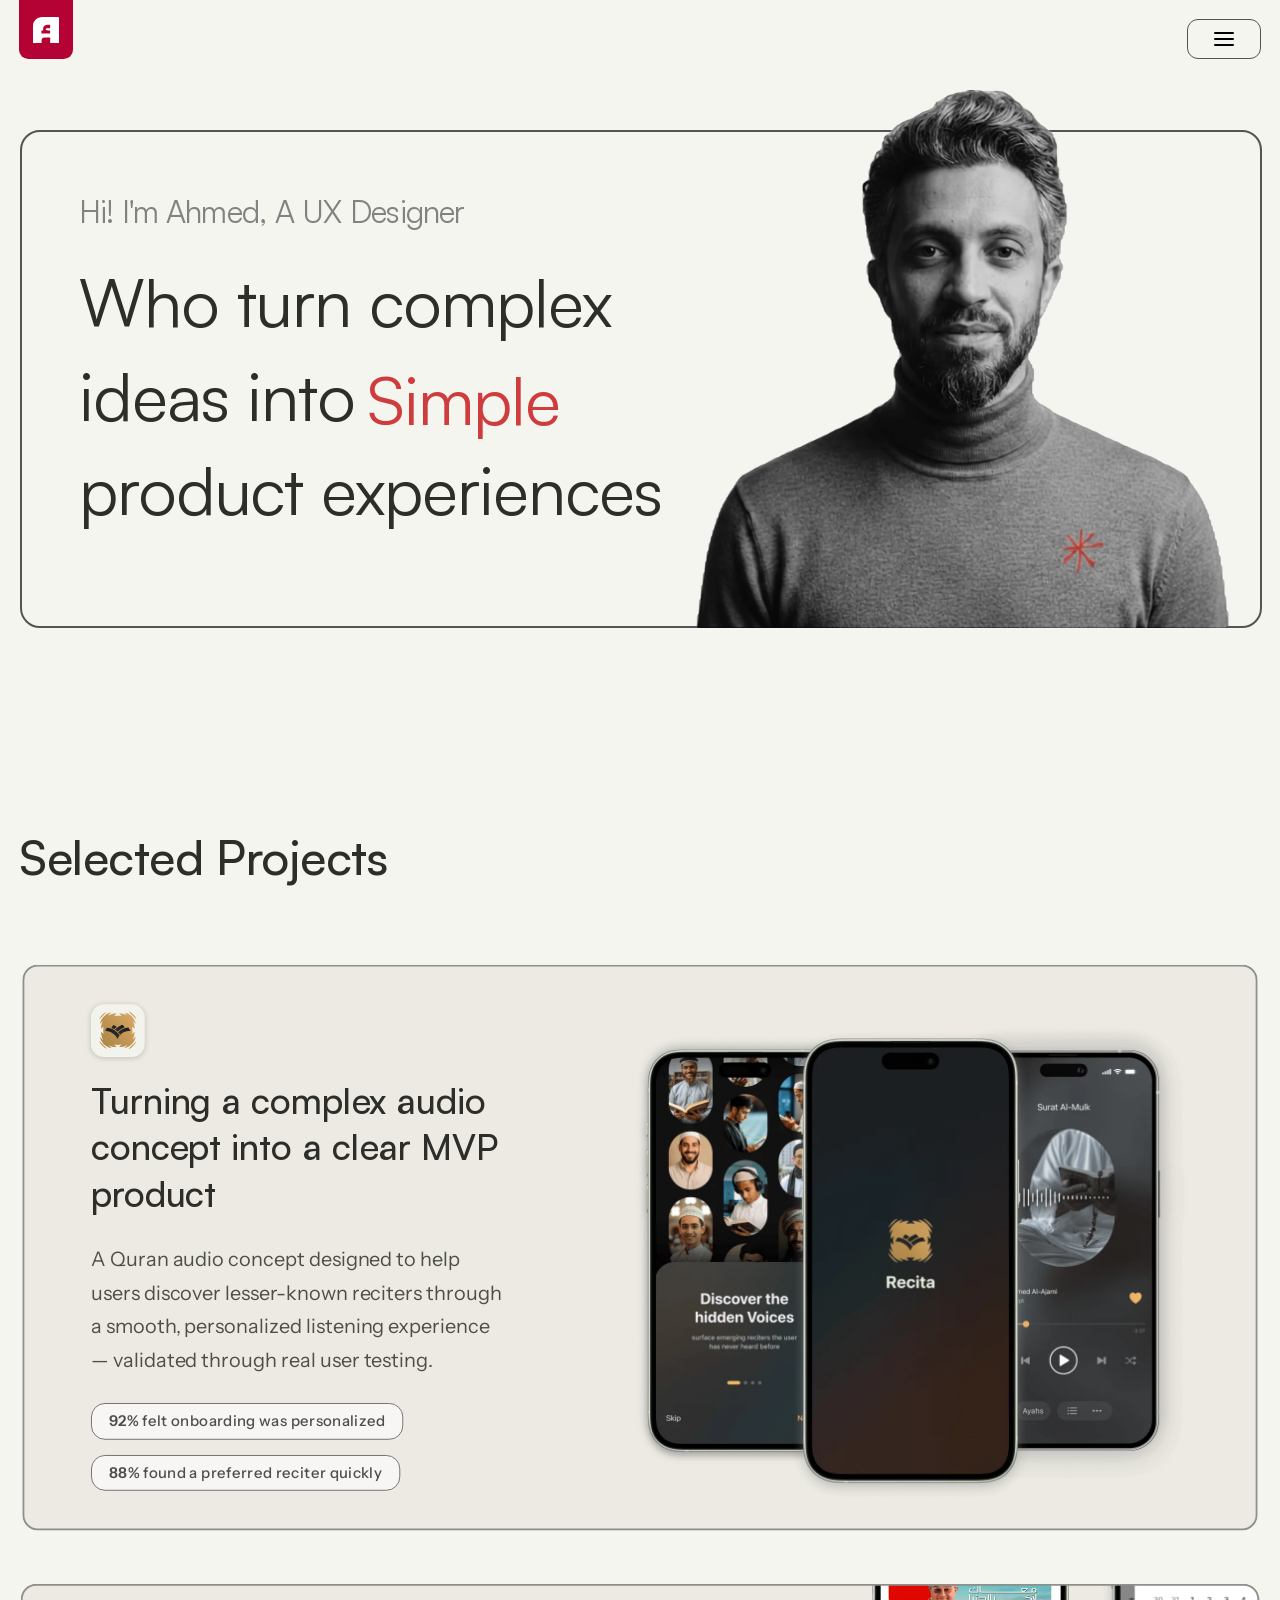
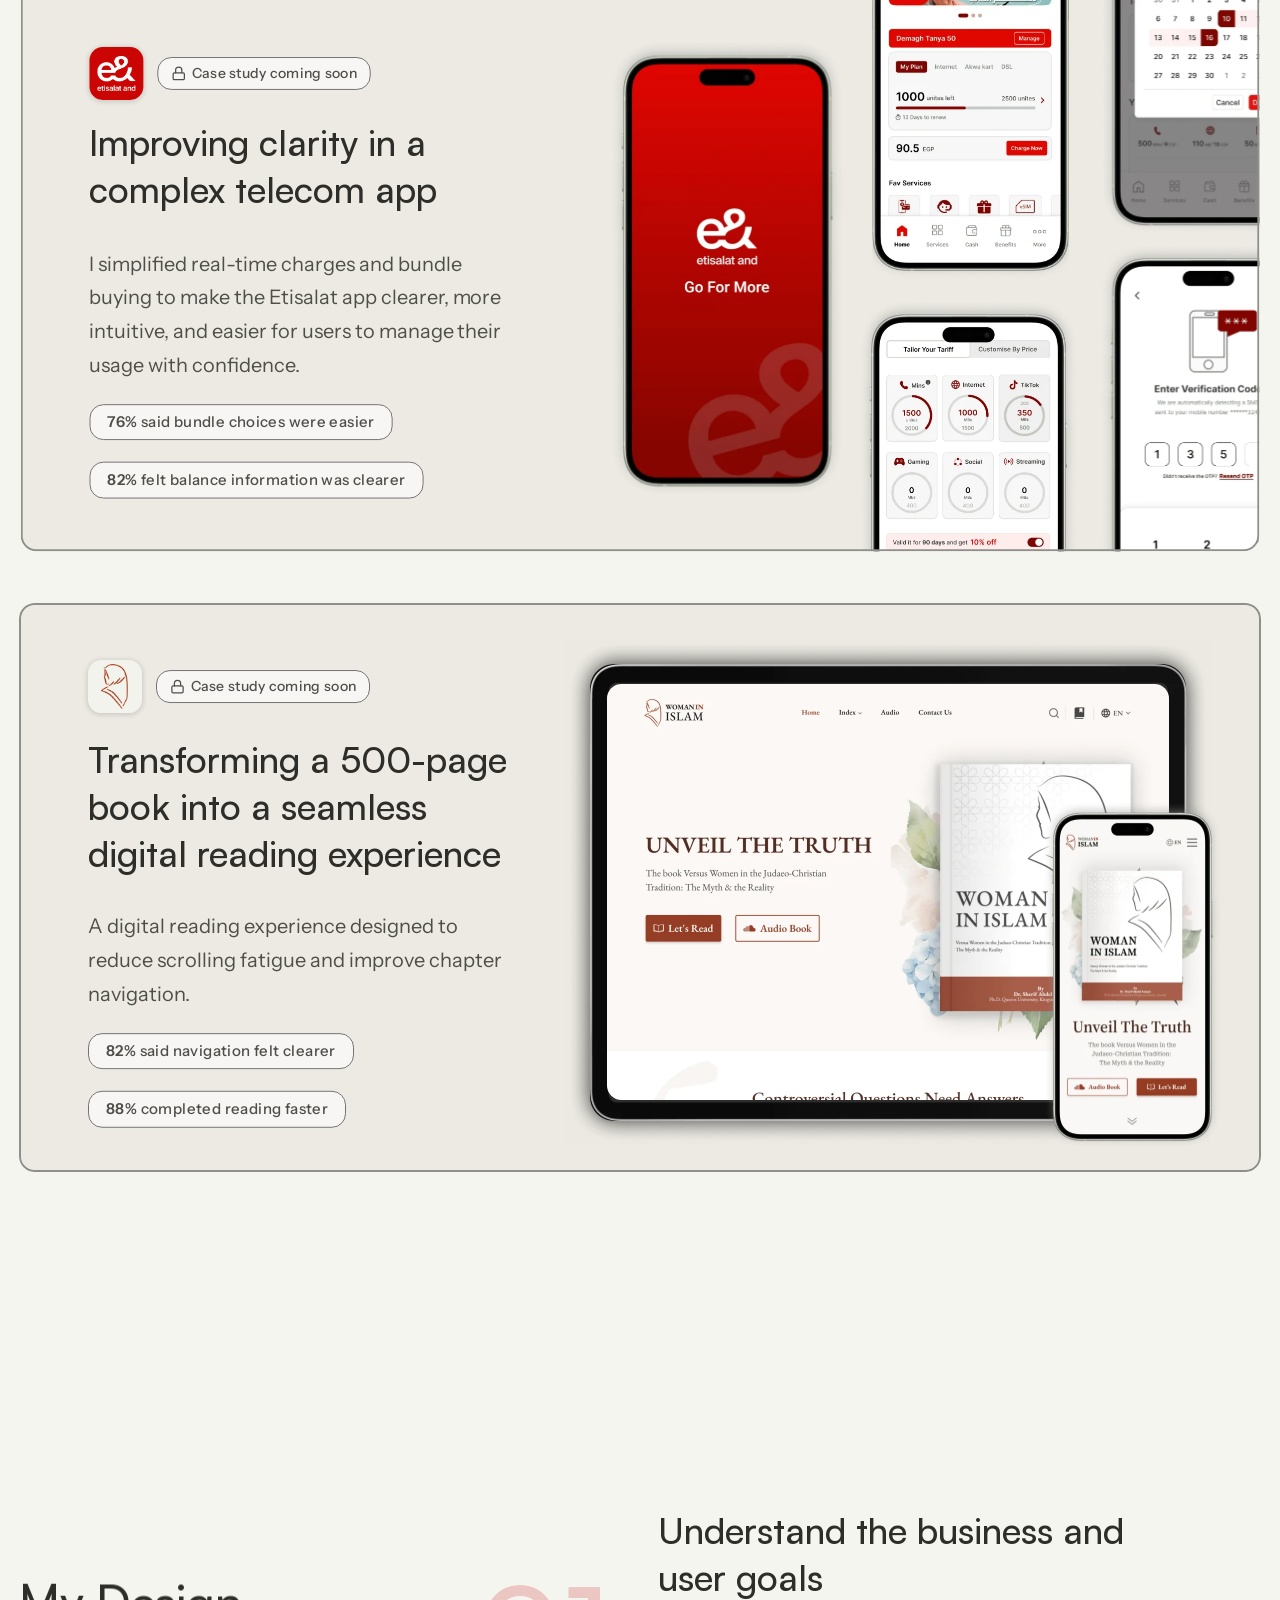
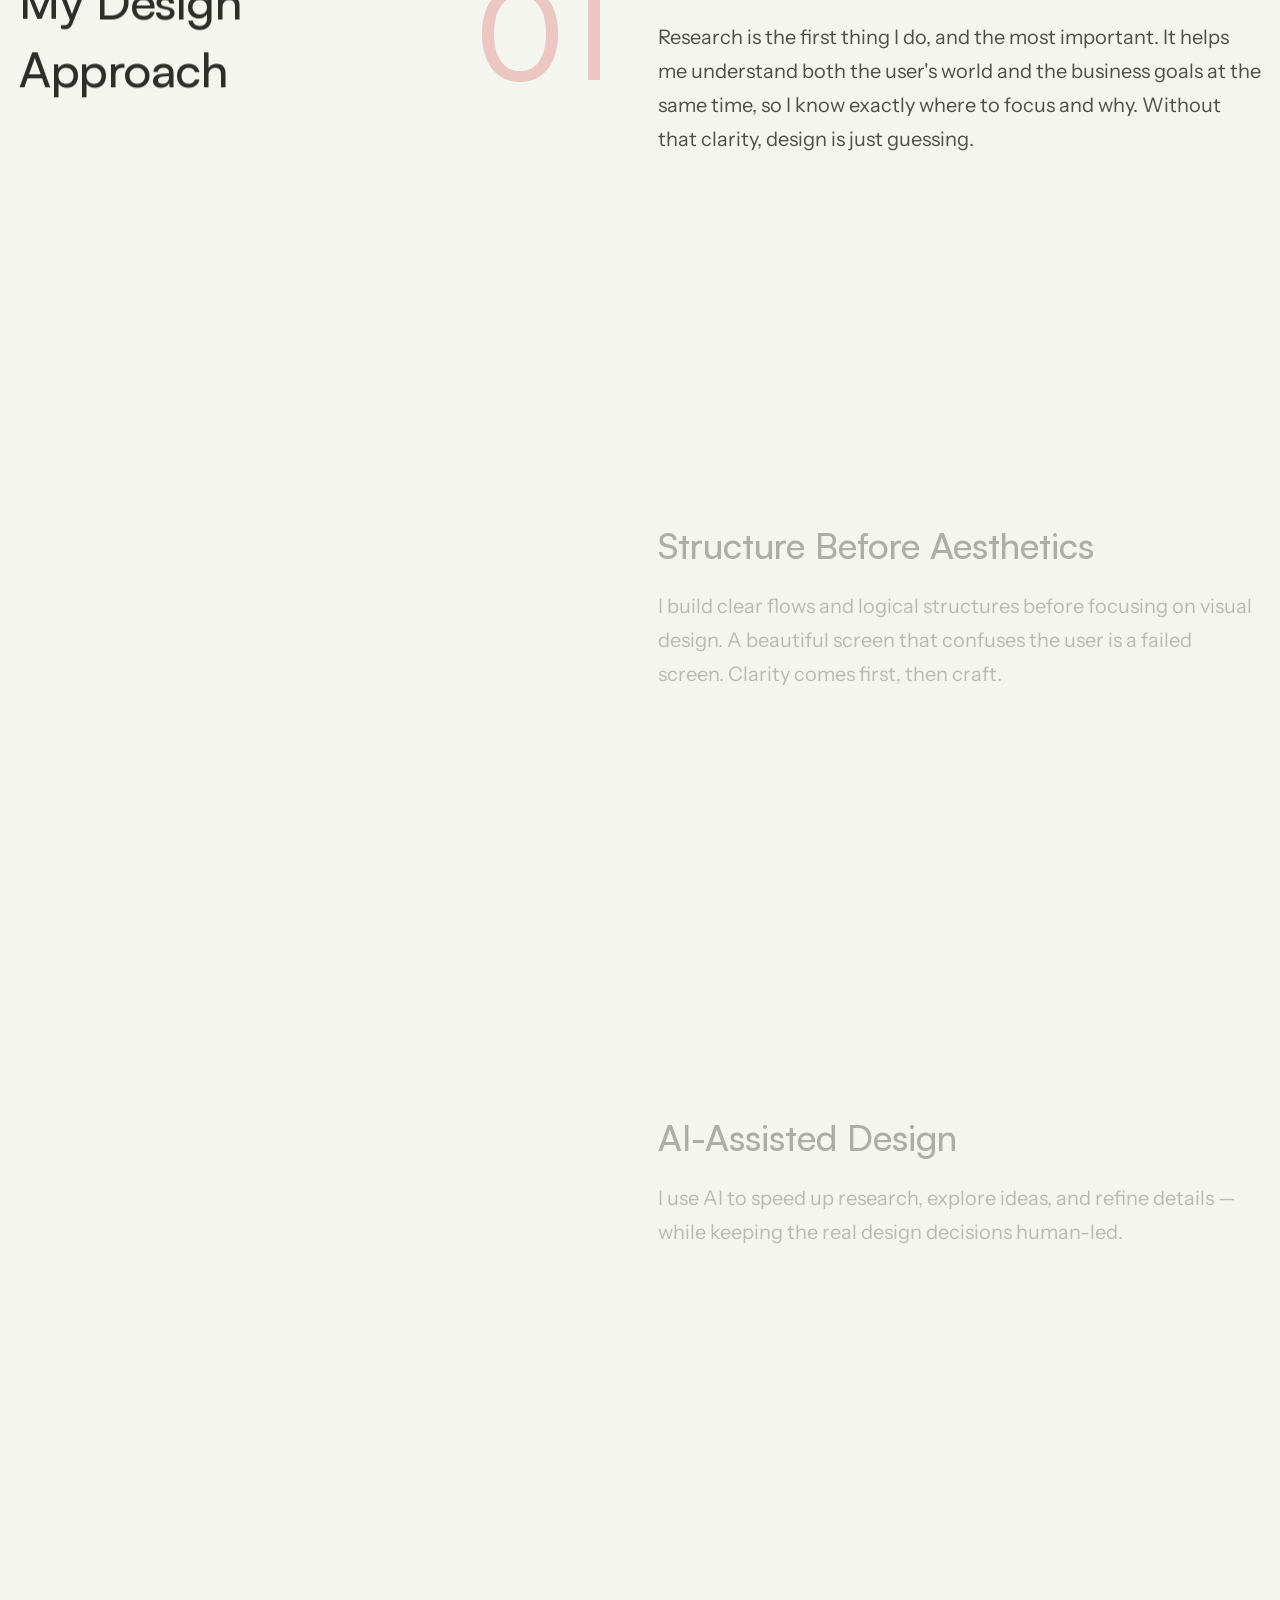
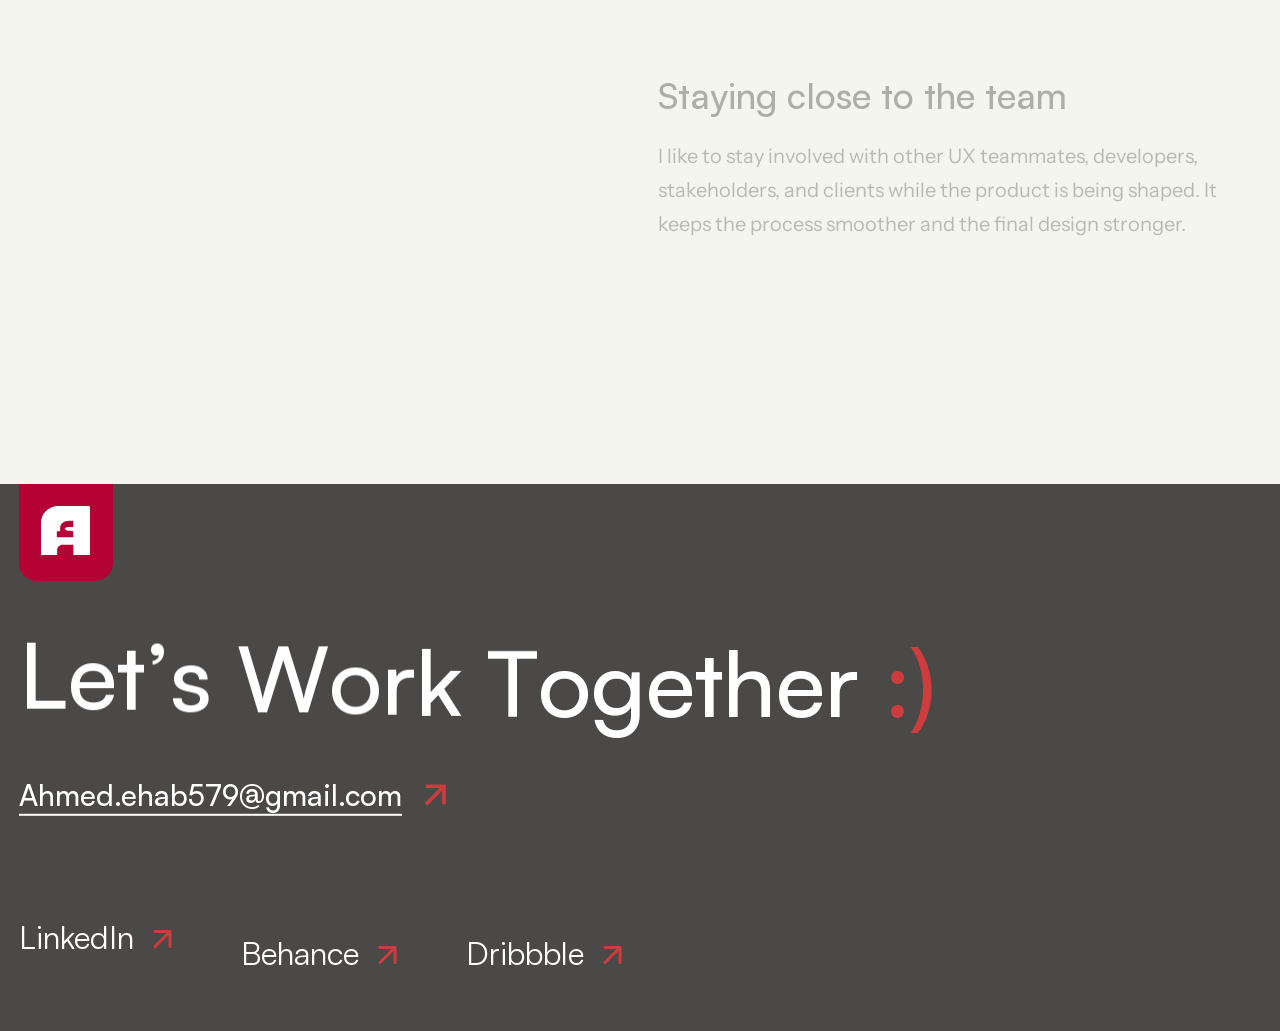
<file: index.html>
<!doctype html>
<html lang="en">
<head>
  <meta charset="utf-8">
  <meta name="viewport" content="width=device-width, initial-scale=1">
  <title>Ahmed Ehab · UX Designer</title>
  <meta name="description" content="Ahmed Ehab, UX designer who turns complex ideas into simple product experiences. Selected case studies: Recita, e& telecom, Woman in Islam.">
  <meta name="theme-color" content="#f5f5ef">
  <meta property="og:title" content="Ahmed Ehab · UX Designer">
  <meta property="og:description" content="I turn complex ideas into simple product experiences.">
  <meta property="og:type" content="website">
  <meta property="og:image" content="https://ahmed-ehab579.github.io/My-portfolio/assets/og-image.png">
  <meta property="og:image:width" content="1200">
  <meta property="og:image:height" content="630">
  <meta name="twitter:card" content="summary_large_image">
  <link rel="icon" href="assets/icons/favicon.svg" type="image/svg+xml">
  <link rel="apple-touch-icon" href="assets/icons/apple-touch-icon.png">

  <link rel="preload" href="assets/fonts/satoshi-400.woff2" as="font" type="font/woff2" crossorigin>
  <link rel="preload" href="assets/fonts/satoshi-500.woff2" as="font" type="font/woff2" crossorigin>
  <link rel="preload" href="assets/fonts/instrument-sans-400.woff2" as="font" type="font/woff2" crossorigin>

  <link rel="preload" href="assets/videos/home/portrait-poster.jpg?v=4" as="image">

  <link rel="stylesheet" href="css/tokens.css?v=2">
  <link rel="stylesheet" href="css/base.css?v=5">
  <link rel="stylesheet" href="css/header.css?v=9">
  <link rel="stylesheet" href="css/home.css?v=21">
  <link rel="stylesheet" href="css/footer.css?v=6">

  <!-- Hides animated items before the first paint (never with reduced motion), so nothing flashes. -->
  <script>
    // hero-clip: the video takes the photo's place from the first paint (removed again if it can't be shown)
    if (!matchMedia("(prefers-reduced-motion: reduce)").matches) document.documentElement.classList.add("motion-ready", "hero-clip");
  </script>
  <script src="assets/vendor/motion-12.23.12.js" defer></script>
  <script src="assets/vendor/lenis-1.1.20.min.js" defer></script>
  <script src="js/fx.js?v=9" defer></script>
  <script src="js/header.js?v=4" defer></script>
  <script src="js/home.js?v=11" defer></script>
  <script src="js/hero-video.js?v=9" defer onerror="document.documentElement.classList.remove('hero-clip')"></script>
  <script src="js/footer.js?v=2" defer></script>
</head>
<body>
  <a class="sr-only" href="#main">Skip to content</a>

  <!-- ===================== Header (S3, S4) ===================== -->
  <header class="site-header" data-header data-pill-at="130">
    <div class="site-header__bar">
      <a class="site-header__logo" href="./" aria-label="Ahmed Ehab, home">
        <svg viewBox="0 0 25.651 25.651" width="26" height="26" aria-hidden="true"><path fill="#fff" d="M 0 25.651 L 0.001 8.75 C 0.001 3.918 4.129 0 9.221 0 L 24.874 0 C 25.303 0 25.651 0.348 25.651 0.777 L 25.651 25.651 L 16.959 25.651 L 16.959 20.341 L 11.324 20.341 C 9.73 20.341 8.437 21.568 8.437 23.081 L 8.437 25.651 Z M 8.284 16.367 L 16.873 16.367 L 16.873 13.256 C 10.906 13.256 11.896 11.018 14.559 11.06 C 14.607 11.061 16.873 11.06 16.873 11.06 C 16.873 11.06 16.91 7.783 16.873 7.782 C 15.836 7.767 10.375 7.177 10.027 11.208 C 10.024 11.243 10.027 13.295 10.027 13.295 L 8.284 13.295 Z"/></svg>
      </a>

      <div class="menu" data-menu>
        <nav class="menu__nav" id="site-nav" aria-label="Main">
          <a class="menu__link" href="#about">Home</a>
          <a class="menu__link" href="#projects">Projects</a>
          <a class="menu__link" href="#approach">Approach</a>
        </nav>
        <button class="menu__toggle" type="button" aria-expanded="false" aria-controls="site-nav" aria-label="Open menu" data-menu-toggle>
          <svg class="menu__icon menu__icon--open" viewBox="0 0 24 24" aria-hidden="true"><path d="M3 6H21M3 12H21M3 18H21"/></svg><svg class="menu__icon menu__icon--morph" viewBox="0 0 24 24" aria-hidden="true"><line class="l1" x1="3" y1="6" x2="21" y2="6"/><line class="l2" x1="3" y1="12" x2="21" y2="12"/><line class="l3" x1="3" y1="18" x2="21" y2="18"/></svg><svg class="menu__icon menu__icon--close" viewBox="0 0 24 24" aria-hidden="true"><path d="M18 6L6 18M6 6L18 18"/></svg>
        </button>
      </div>
    </div>
  </header>

  <main id="main" class="page">

    <!-- ===================== Hero (H1–H4) ===================== -->
    <section class="hero" id="about" aria-label="About">
      <div class="hero__card">
        <div class="hero__text">
          <p class="hero__hello" data-split="words" data-fx="hello">Hi! I'm Ahmed, A UX Designer</p>
          <div class="hero__media">
            <h1 class="hero__title" data-split="words" data-fx="title">
              Who turn complex<br>ideas into<br><span class="hero__l3">product experiences</span>
            </h1>
            <!-- Cycling word (H3): Simple → Thoughtful → Creative -->
            <span class="cycle" data-cycle aria-hidden="true">
              <span class="cycle__word cycle__word--display">Simple</span>
              <span class="cycle__word">Thoughtful</span>
              <span class="cycle__word">Creative</span>
            </span>
            <span class="sr-only">Who turn complex ideas into simple, thoughtful and creative product experiences</span>
          </div>
        </div>

        <div class="hero__photo" data-fx="photo">
          <img src="assets/images/home/T5o8lWRpU9rpZ3gas9T4T62cf4.webp" width="545" height="554" alt="Portrait of Ahmed Ehab" fetchpriority="high">
          <svg class="hero__symbol" viewBox="0 0 42.072 44.517" aria-hidden="true">
            <g fill="none" stroke="var(--accent)" stroke-width="2.5" stroke-linecap="round" stroke-miterlimit="10">
              <path d="M 27.726 6.961 C 28.757 5.29 30.097 3.83 31.048 3.493 C 36.598 1.524 20.496 13.747 16.33 17.347 C 10.963 23.004 6.309 28.009 3.76 30.476 C 2.644 31.612 1.887 32.509 0.656 34.326"/>
              <path d="M 3.935 5.247 C 5.305 6.865 11.176 13.221 16.402 18.813 C 19.773 22.421 22.206 25.331 24.403 29.424 C 26.195 32.272 27.927 34.542 29.305 35.806 C 30.022 36.41 30.772 36.931 31.769 37.693"/>
              <path d="M 0 19.656 C 3.246 19.192 12.792 18.408 18.506 17.671 C 23.31 17.553 27.666 17.246 31.709 16.744 C 34.267 16.549 37.855 16.474 41.552 16.398"/>
              <path d="M 18.913 0 C 18.756 6.607 18.139 22.629 17.795 30.844 C 17.222 33.657 16.68 35.925 16.379 38.43 C 16.227 39.671 16.077 40.848 14.791 44.517 M 33.136 36.309 C 32.76 36.233 32.189 35.856 31.506 35.135 C 30.848 34.442 30.698 33.421 30.855 32.818 C 30.911 32.599 31.495 33.001 31.835 33.409 C 32.174 33.82 32.396 34.337 32.397 34.809 C 32.4 35.279 32.174 35.687 31.793 35.764 C 31.414 35.843 30.887 35.579 30.522 35.218 C 29.507 33.368 28.464 31.752 27.474 30.904 C 26.985 30.515 26.528 30.211 25.454 29.183 M 1.312 32.907 C 1.98 31.999 3.104 30.333 3.457 28.765 C 3.503 28.563 2.87 28.748 2.505 29.026 C 1.765 29.588 1.492 30.612 1.561 31.172 C 1.784 32.97 4.694 28.399 6.789 27.386 C 7.354 27.14 7.945 26.801 8.361 26.4 C 8.777 26 9 25.548 9.34 24.742 M 42.072 15.259 C 41.922 15.259 41.468 14.882 40.617 14.256 C 38.355 13.776 36.165 14.155 34.551 14.762 C 33.829 14.995 33.302 15.068 31.961 15.706"/>
            </g>
          </svg>
        </div>
      </div>
    </section>

    <!-- ===================== Selected Projects (P1–P4) ===================== -->
    <section class="projects" id="projects" aria-labelledby="projects-title">
      <h2 class="projects__title t-h1" id="projects-title" data-split="words" data-fx="section-title">Selected Projects</h2>

      <div class="stack" data-stack>
        <!-- Card 1: Recita -->
        <div class="stack__item" style="--sticky-top: 30px">
          <a class="card" href="project.html" data-cursor="view" data-card>
            <div class="card__text">
              <div class="card__intro">
                <div class="card__head">
                  <span class="card__icon">
                    <img src="assets/icons/recita-mark.svg" width="38" height="38" alt="">
                  </span>
                  <h3 class="card__title" data-fx="card-title">Turning a complex audio concept into a clear MVP product</h3>
                </div>
                <p class="card__desc" data-fx="card-desc">A Quran audio concept designed to help users discover lesser-known reciters through a smooth, personalized listening experience — validated through real user testing.</p>
              </div>
              <ul class="card__tags">
                <li class="tag" data-fx="tag"><strong>92%</strong> felt onboarding was personalized</li>
                <li class="tag" data-fx="tag" style="--i: 1"><strong>88%</strong> found a preferred reciter quickly</li>
              </ul>
            </div>
            <div class="card__media" aria-hidden="true">
              <img class="shot shot--shadow" style="left: 609px; top: 65px; width: 235px; height: 440px" src="assets/images/home/SbNqDY4PWLjNDToFHAKBXPWTotg.webp" alt="" loading="lazy">
              <img class="shot shot--front" style="left: 763px; top: 59px; width: 260px; height: 486px" src="assets/images/home/RbFrdpDxeyDnou8eY7tgao7NY.webp" alt="" loading="lazy">
              <img class="shot" style="left: 916px; top: 56px; width: 261px; height: 469px" src="assets/images/home/tkGlTP4oOvxcIQuMFziGHopWoFA.webp" alt="" loading="lazy">
            </div>
            <span class="sr-only">Read the Recita case study</span>
          </a>
        </div>

        <!-- Card 2: e& (Etisalat). No case study page yet. -->
        <div class="stack__item" style="--sticky-top: 70px">
          <article class="card" data-cursor="locked" data-card>
            <div class="card__text">
              <div class="card__intro">
                <div class="card__head">
                  <div class="card__icon-row">
                    <span class="card__icon card__icon--eand">
                      <img src="assets/images/home/7UmBpJG6bKgIpwVoo0thpOTiw4.png" width="38" height="35" alt="">
                    </span>
                    <span class="card__soon"><svg viewBox="0 0 24 24" aria-hidden="true"><rect x="3" y="11" width="18" height="11" rx="2"/><path d="M7 11V7a5 5 0 0 1 10 0v4"/></svg>Case study coming soon</span>
                  </div>
                  <h3 class="card__title" data-fx="card-title">Improving clarity in a complex telecom app</h3>
                </div>
                <p class="card__desc" data-fx="card-desc">I simplified real-time charges and bundle buying to make the Etisalat app clearer, more intuitive, and easier for users to manage their usage with confidence.</p>
              </div>
              <ul class="card__tags">
                <li class="tag" data-fx="tag"><strong>76%</strong> said bundle choices were easier</li>
                <li class="tag" data-fx="tag" style="--i: 1"><strong>82%</strong> felt balance information was clearer</li>
              </ul>
            </div>
            <div class="card__media card__media--eand" aria-hidden="true">
              <img class="shot" style="left: 583px; top: 50px; width: 251px; height: 470px" src="assets/images/home/GbwBDPNtBaT1V5rL6YK0cY7L4.webp" alt="" loading="lazy">
              <img class="shot" style="left: 834px; top: 311px; width: 233px; height: 439px" src="assets/images/home/3gQDj2pmOo2sWierflf6r0U9qA.webp" alt="" loading="lazy">
              <img class="shot" style="left: 854px; top: -140px; width: 197px; height: 443px" src="assets/images/home/KmtlwybkN0hA54aCpDflF6L5tXs.webp" alt="" loading="lazy">
              <img class="shot" style="left: 1075px; top: 255px; width: 232px; height: 434px" src="assets/images/home/K6J9qHn0q9yimTtcqH7knZcsTXc.webp" alt="" loading="lazy">
              <img class="shot" style="left: 1075px; top: -177px; width: 232px; height: 434px" src="assets/images/home/dUfLvnkj9rLZ9Gks05rtrvd8Y.webp" alt="" loading="lazy">
            </div>
          </article>
        </div>

        <!-- Card 3: Woman in Islam. No case study page yet. -->
        <div class="stack__item" style="--sticky-top: 90px">
          <article class="card" data-cursor="locked" data-card>
            <div class="card__text">
              <div class="card__intro">
                <div class="card__head">
                  <div class="card__icon-row">
                    <span class="card__icon card__icon--wii">
                      <img src="assets/images/home/wHl4SbKkDdVlYz8QBvJBGUb0s.png" width="27" height="45" alt="">
                    </span>
                    <span class="card__soon"><svg viewBox="0 0 24 24" aria-hidden="true"><rect x="3" y="11" width="18" height="11" rx="2"/><path d="M7 11V7a5 5 0 0 1 10 0v4"/></svg>Case study coming soon</span>
                  </div>
                  <h3 class="card__title" data-fx="card-title" style="width: 421px">Transforming a 500-page book into a seamless digital reading experience</h3>
                </div>
                <p class="card__desc" data-fx="card-desc">A digital reading experience designed to reduce scrolling fatigue and improve chapter navigation.</p>
              </div>
              <ul class="card__tags">
                <li class="tag" data-fx="tag"><strong>82%</strong> said navigation felt clearer</li>
                <li class="tag" data-fx="tag" style="--i: 1"><strong>88%</strong> completed reading faster</li>
              </ul>
            </div>
            <div class="card__media" aria-hidden="true">
              <div class="laptop" style="left: 547px; top: 37px">
                <img class="laptop__frame" src="assets/images/home/IYU2ofVDZlrURBjsx7FYvkt7RyY.webp" alt="" loading="lazy">
                <div class="laptop__screen">
                  <img src="assets/images/home/5FME6waf4Jc4oJqxNOD5HaEea0.webp" alt="" loading="lazy">
                </div>
              </div>
              <img class="shot shot--front" style="left: 1018px; top: 193px; width: 191px; height: 357px" src="assets/images/home/iTI67DgInTwnfIpH8yLSkCuws.webp" alt="" loading="lazy">
            </div>
          </article>
        </div>
      </div>
    </section>

    <!-- ===================== My Design Approach (A1–A4) ===================== -->
    <section class="approach" id="approach" aria-labelledby="approach-title">
      <div class="approach__aside">
        <h2 class="approach__title t-h1" id="approach-title" data-split="words" data-fx="section-title">My Design <br>Approach</h2>
      </div>

      <div class="approach__body" data-fx="approach-body">
        <div class="approach__number" aria-hidden="true">
          <span class="approach__digits" data-step-number>
            <span class="is-active">01</span><span>02</span><span>03</span><span>04</span>
          </span>
        </div>

        <ol class="approach__steps">
          <li class="step" data-step>
            <h3 class="t-h3 step__title"><span class="sr-only">01. </span>Understand the business and user goals</h3>
            <p class="t-body-lg">Research is the first thing I do, and the most important. It helps me understand both the user's world and the business goals at the same time, so I know exactly where to focus and why. Without that clarity, design is just guessing.</p>
          </li>
          <li class="step" data-step>
            <h3 class="t-h3 step__title"><span class="sr-only">02. </span>Structure Before Aesthetics</h3>
            <p class="t-body-lg">I build clear flows and logical structures before focusing on visual design. A beautiful screen that confuses the user is a failed screen. Clarity comes first, then craft.</p>
          </li>
          <li class="step" data-step>
            <h3 class="t-h3 step__title"><span class="sr-only">03. </span>AI-Assisted Design</h3>
            <p class="t-body-lg">I use AI to speed up research, explore ideas, and refine details — while keeping the real design decisions human-led.</p>
          </li>
          <li class="step" data-step>
            <h3 class="t-h3 step__title"><span class="sr-only">04. </span>Staying close to the team</h3>
            <p class="t-body-lg">I like to stay involved with other UX teammates, developers, stakeholders, and clients while the product is being shaped. It keeps the process smoother and the final design stronger.</p>
          </li>
        </ol>
      </div>
    </section>
  </main>

  <!-- ===================== Footer (S5) ===================== -->
  <footer class="site-footer" id="contact" data-footer>
    <div class="site-footer__inner">
      <div class="site-footer__intro">
        <a class="site-footer__logo" href="./" aria-label="Ahmed Ehab, home" data-fx="footer-logo">
          <svg viewBox="0 0 25.651 25.651" width="49" height="49" aria-hidden="true"><path fill="#fff" d="M 0 25.651 L 0.001 8.75 C 0.001 3.918 4.129 0 9.221 0 L 24.874 0 C 25.303 0 25.651 0.348 25.651 0.777 L 25.651 25.651 L 16.959 25.651 L 16.959 20.341 L 11.324 20.341 C 9.73 20.341 8.437 21.568 8.437 23.081 L 8.437 25.651 Z M 8.284 16.367 L 16.873 16.367 L 16.873 13.256 C 10.906 13.256 11.896 11.018 14.559 11.06 C 14.607 11.061 16.873 11.06 16.873 11.06 C 16.873 11.06 16.91 7.783 16.873 7.782 C 15.836 7.767 10.375 7.177 10.027 11.208 C 10.024 11.243 10.027 13.295 10.027 13.295 L 8.284 13.295 Z"/></svg>
        </a>
        <h2 class="site-footer__title" data-fx="footer-title">Let’s Work Together <span class="site-footer__smile">:)</span></h2>
      </div>

      <a class="site-footer__email" href="mailto:ahmed.ehab579@gmail.com" data-fx="footer-row">
        <span>Ahmed.ehab579@gmail.com</span>
        <svg class="arrow arrow--lg" viewBox="0 0 24 24" aria-hidden="true"><path d="M7 17L17 7M7 7H17V17"/></svg>
      </a>

      <ul class="site-footer__social">
        <li data-fx="footer-row"><a href="https://www.linkedin.com/in/ahmed-ehab123" target="_blank" rel="noopener">LinkedIn <svg class="arrow" viewBox="0 0 24 24" aria-hidden="true"><path d="M7 17L17 7M7 7H17V17"/></svg></a></li>
        <li data-fx="footer-row"><a href="https://www.behance.net/Ahmedehab518a7" target="_blank" rel="noopener">Behance <svg class="arrow" viewBox="0 0 24 24" aria-hidden="true"><path d="M7 17L17 7M7 7H17V17"/></svg></a></li>
        <li data-fx="footer-row"><a href="https://dribbble.com/ahmedehab579" target="_blank" rel="noopener">Dribbble <svg class="arrow" viewBox="0 0 24 24" aria-hidden="true"><path d="M7 17L17 7M7 7H17V17"/></svg></a></li>
      </ul>
    </div>
  </footer>

  <!-- Custom cursor (S2) -->
  <div class="cursor" aria-hidden="true" data-cursor-el>
    <div class="cursor__dot"></div>
    <div class="cursor__view"><svg class="cursor__lock" viewBox="0 0 24 24"><rect x="3" y="11" width="18" height="11" rx="2"/><path d="M7 11V7a5 5 0 0 1 10 0v4"/></svg><span class="cursor__label">View </span></div>
  </div>
</body>
</html>
</file>
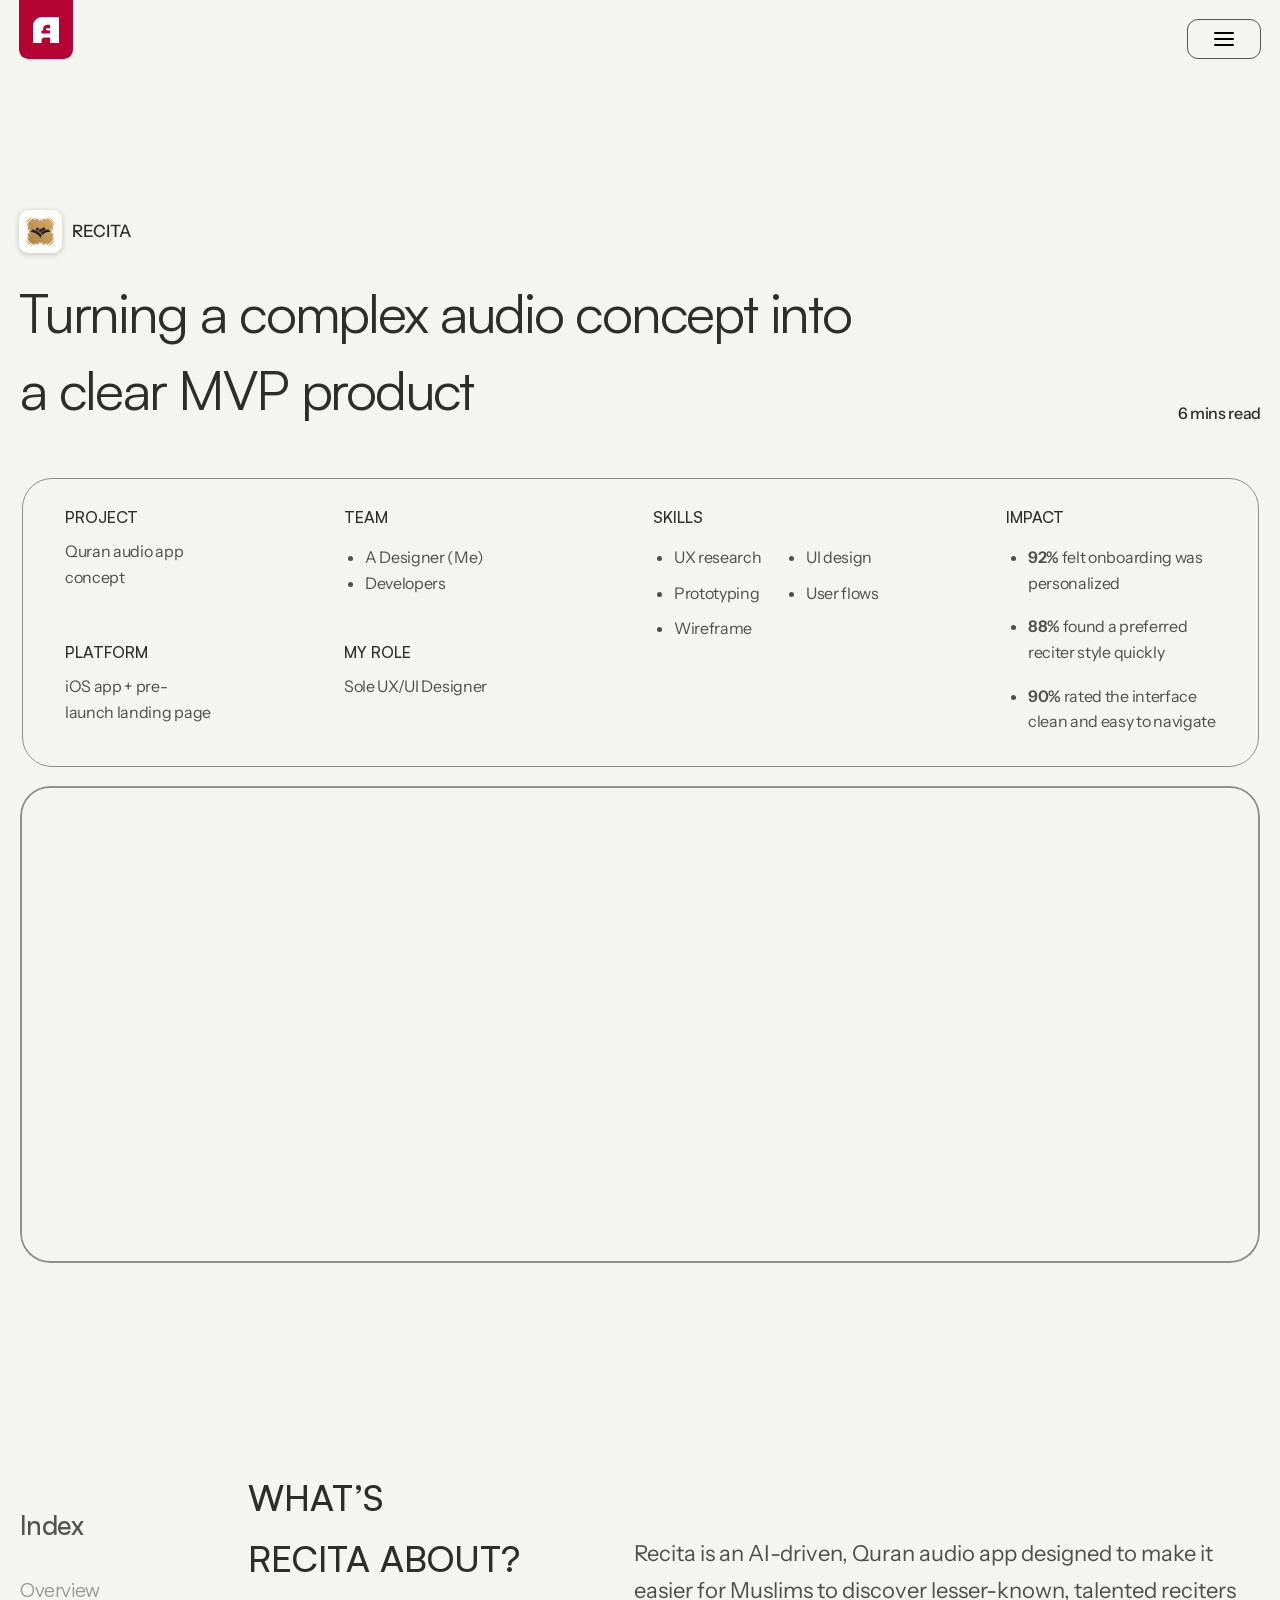
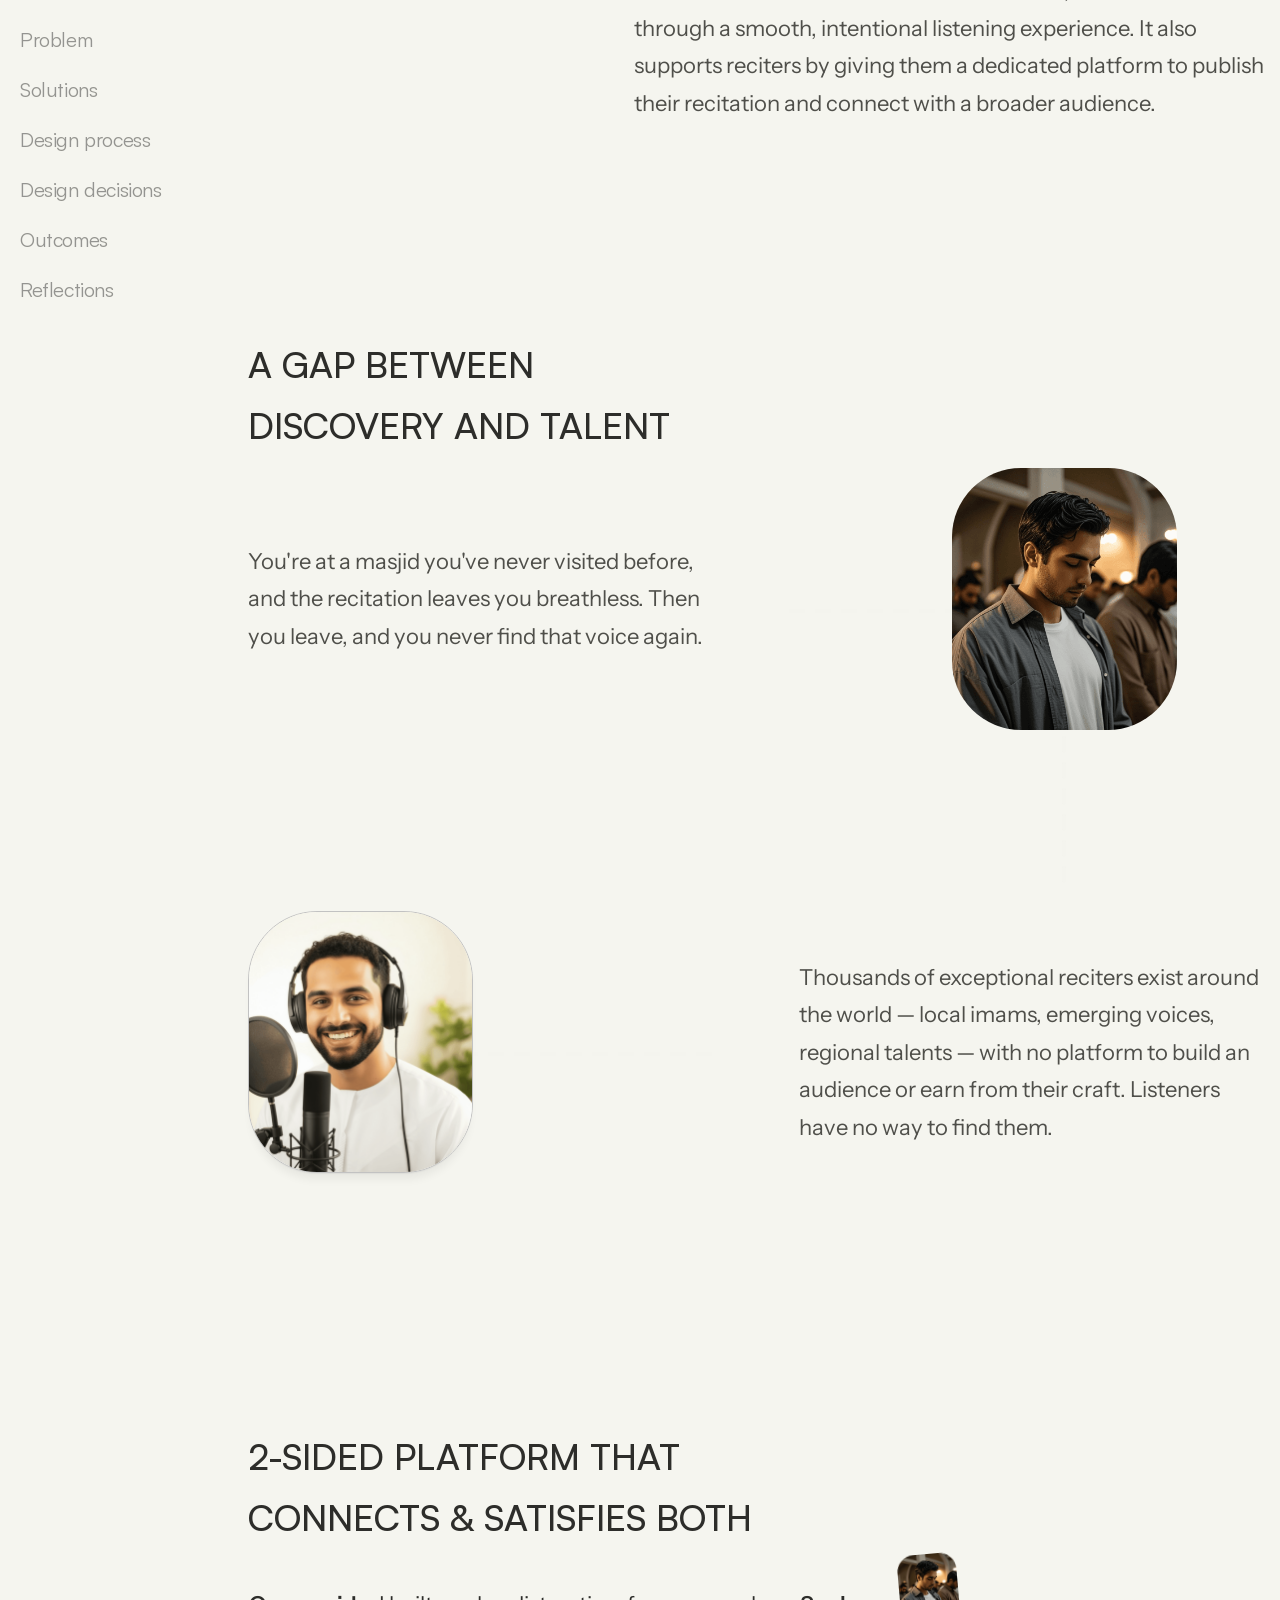
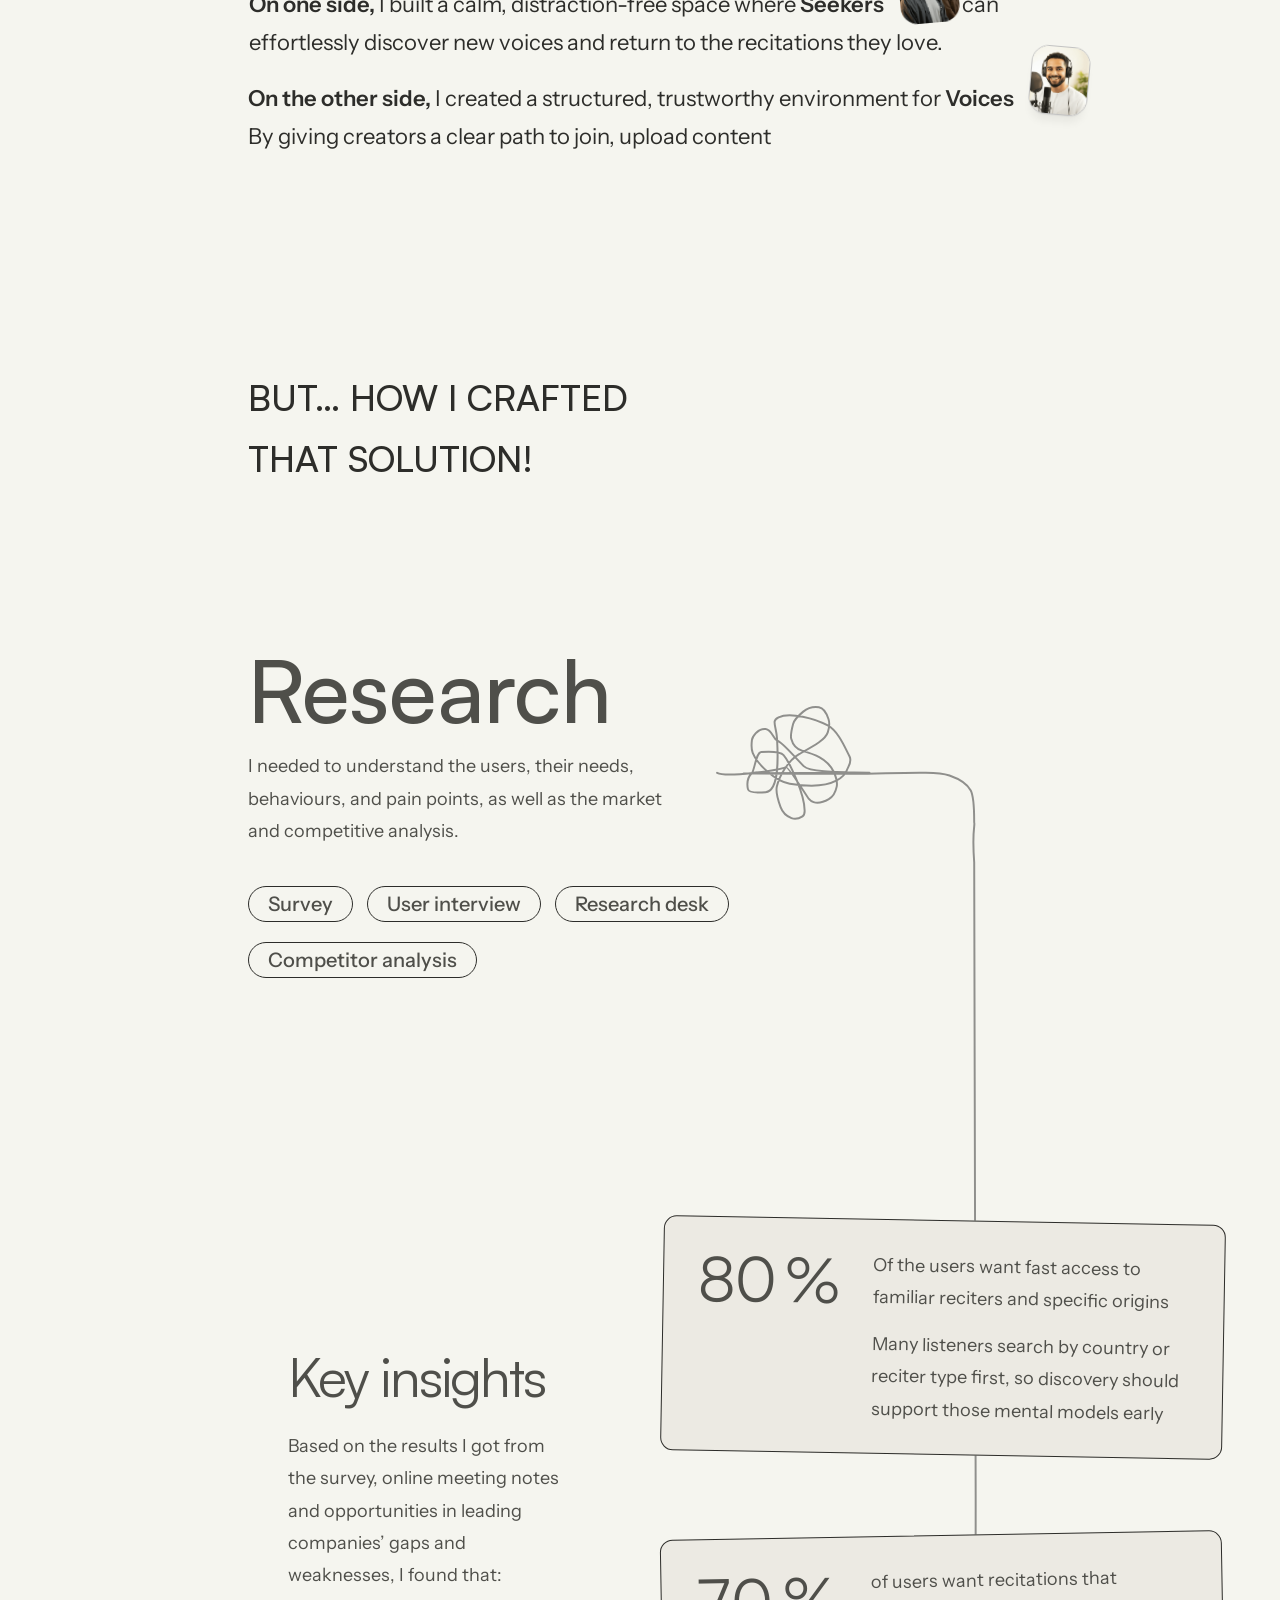
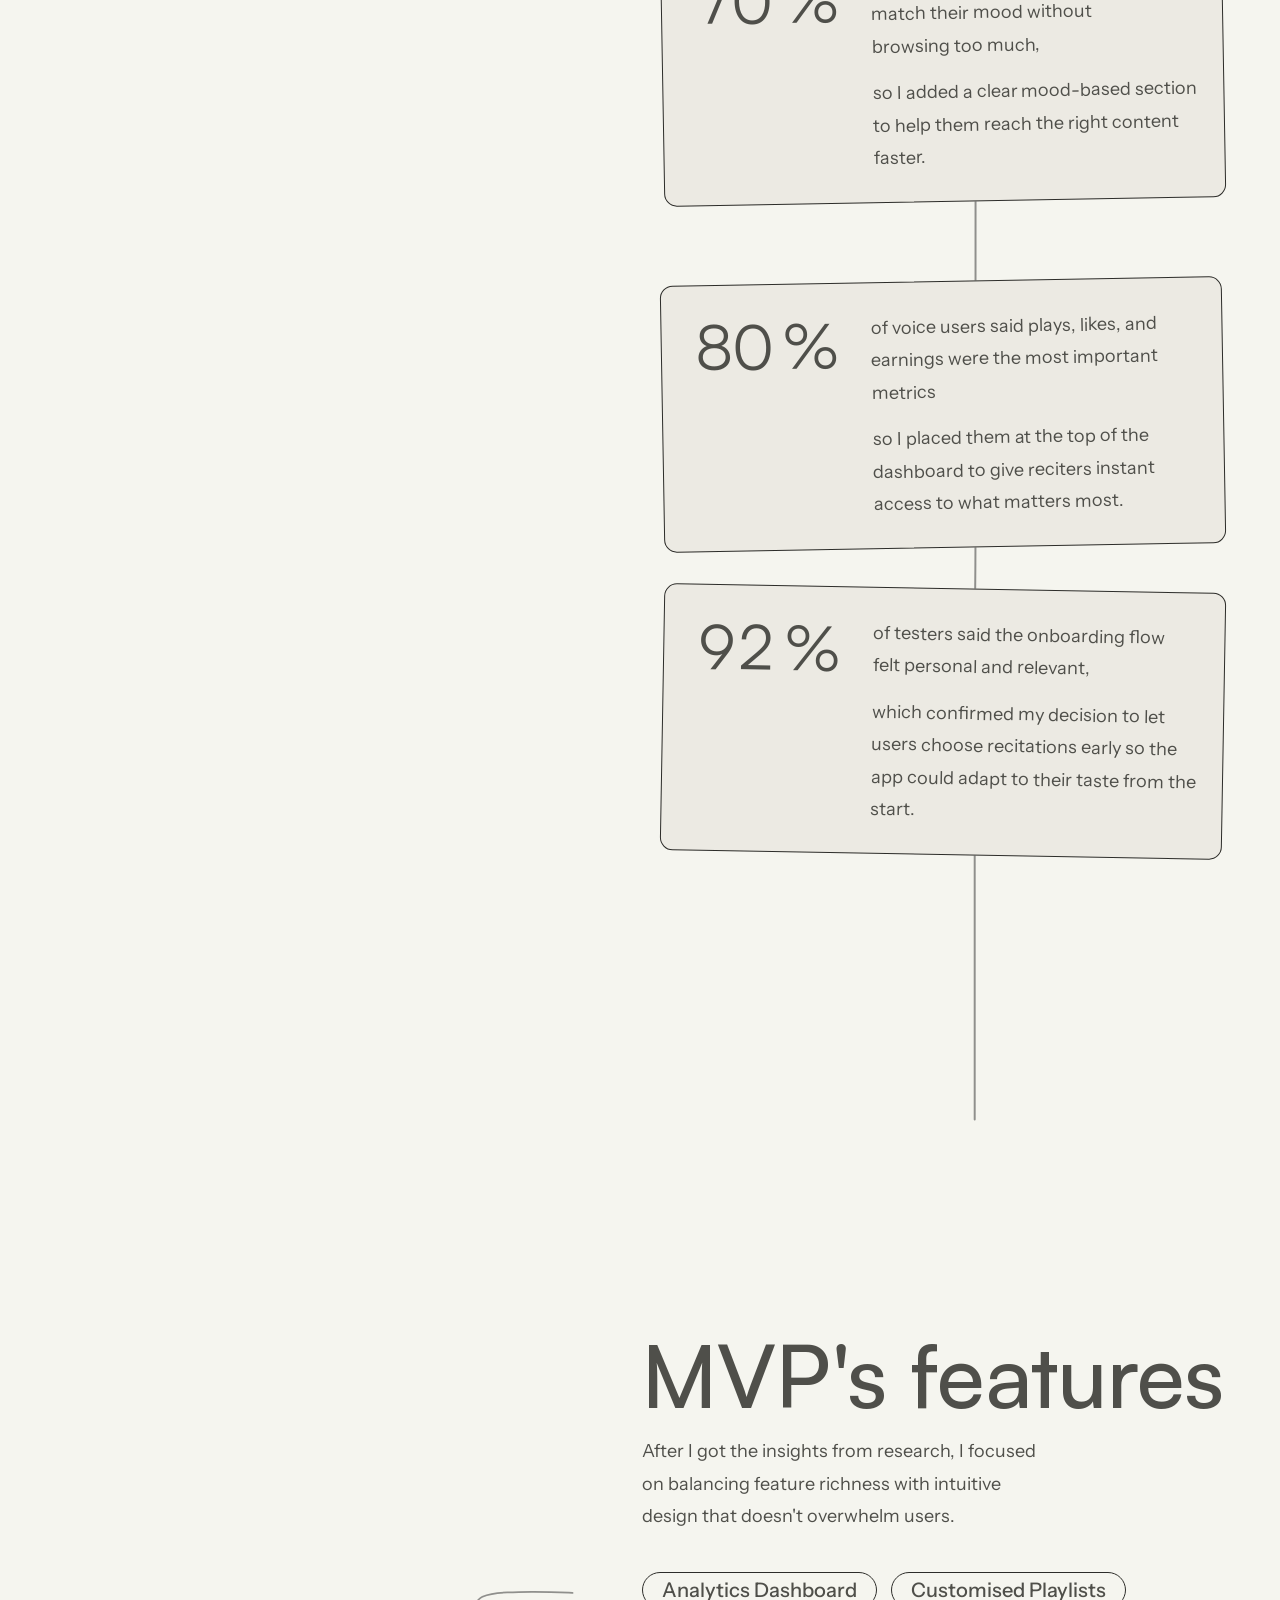
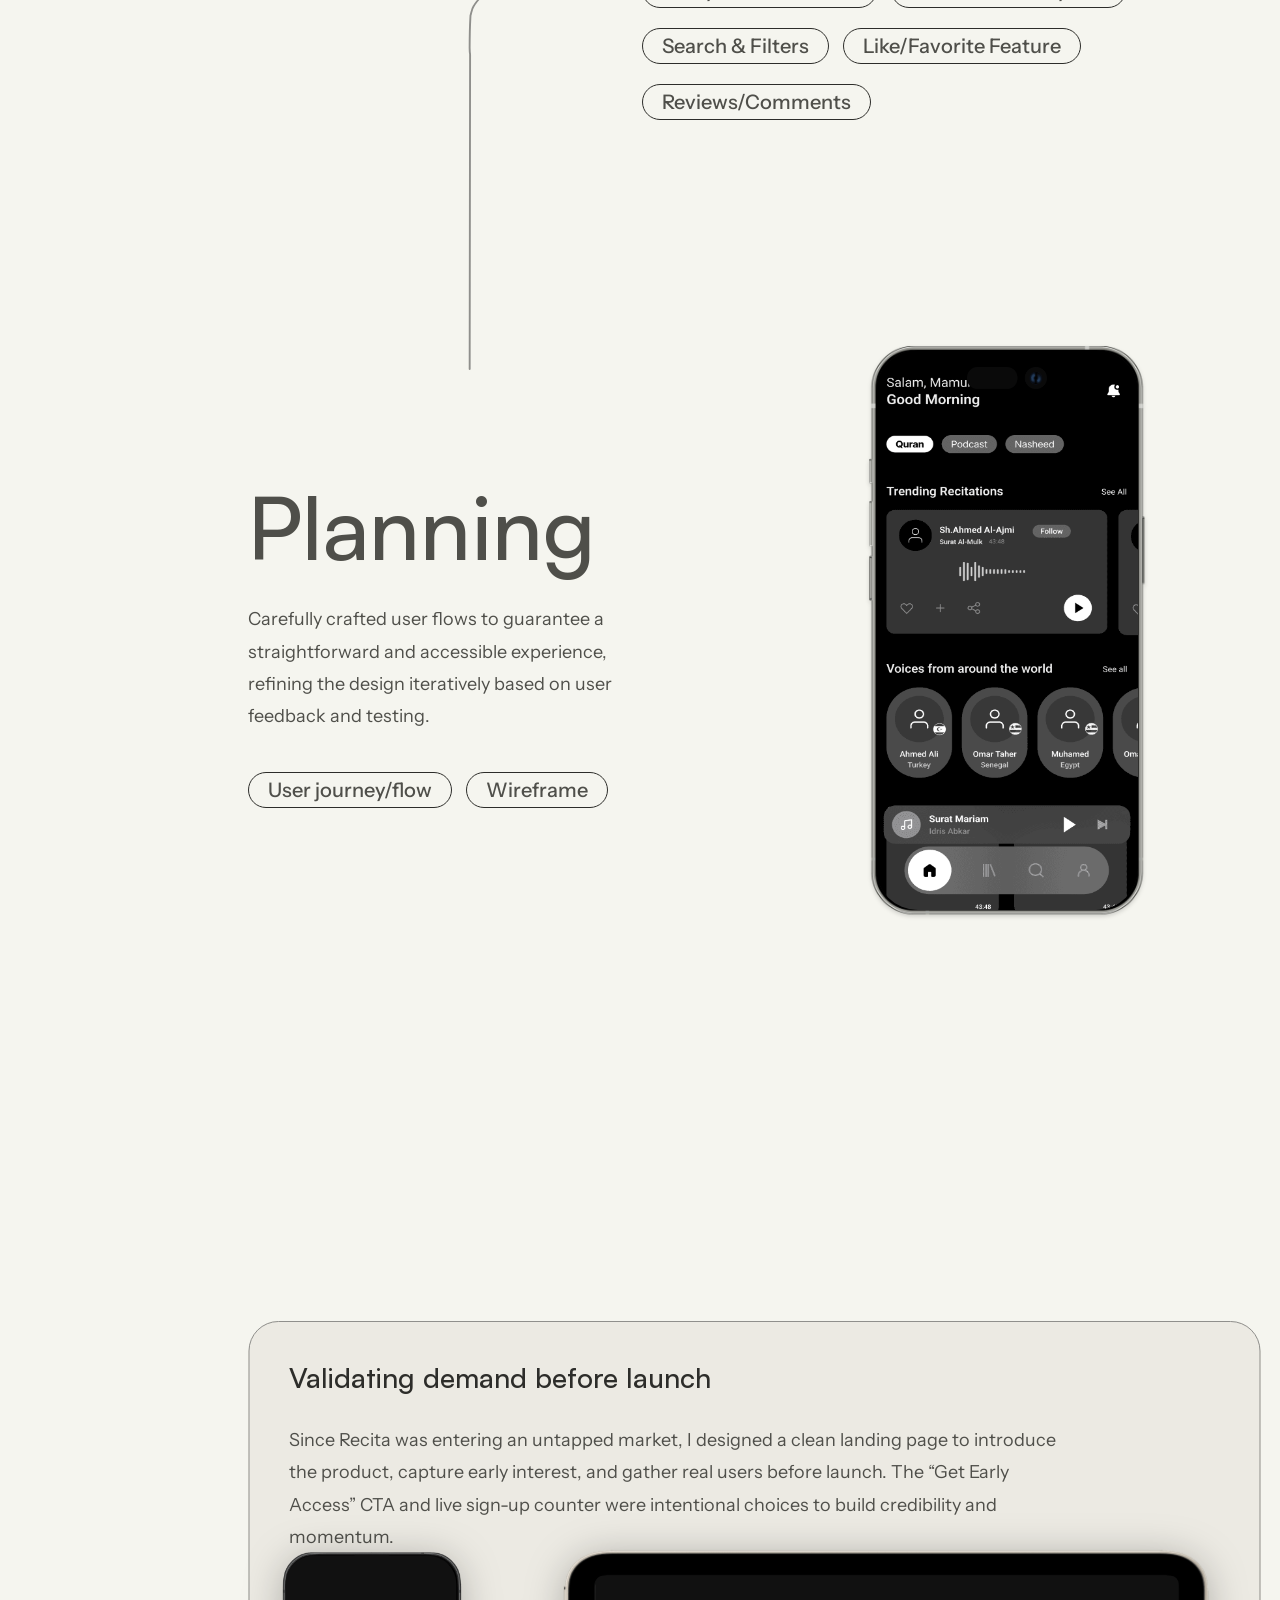
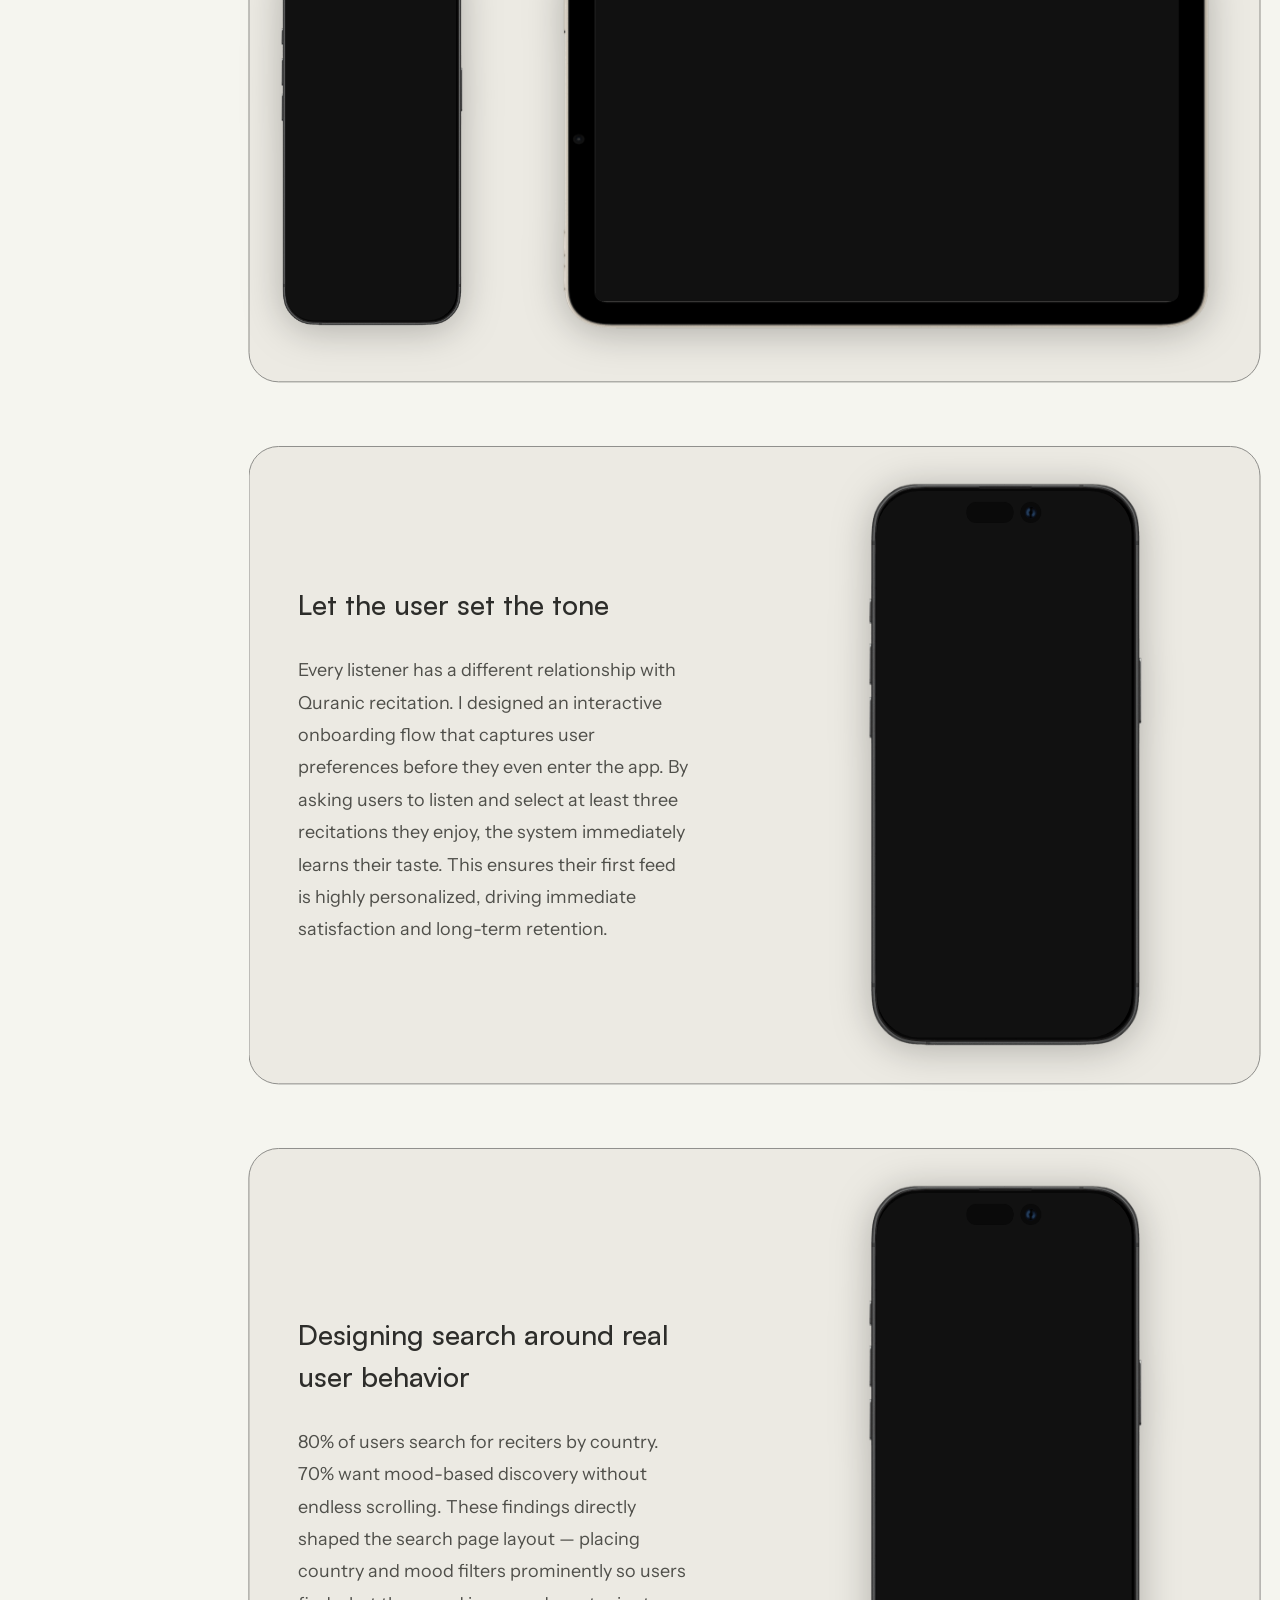
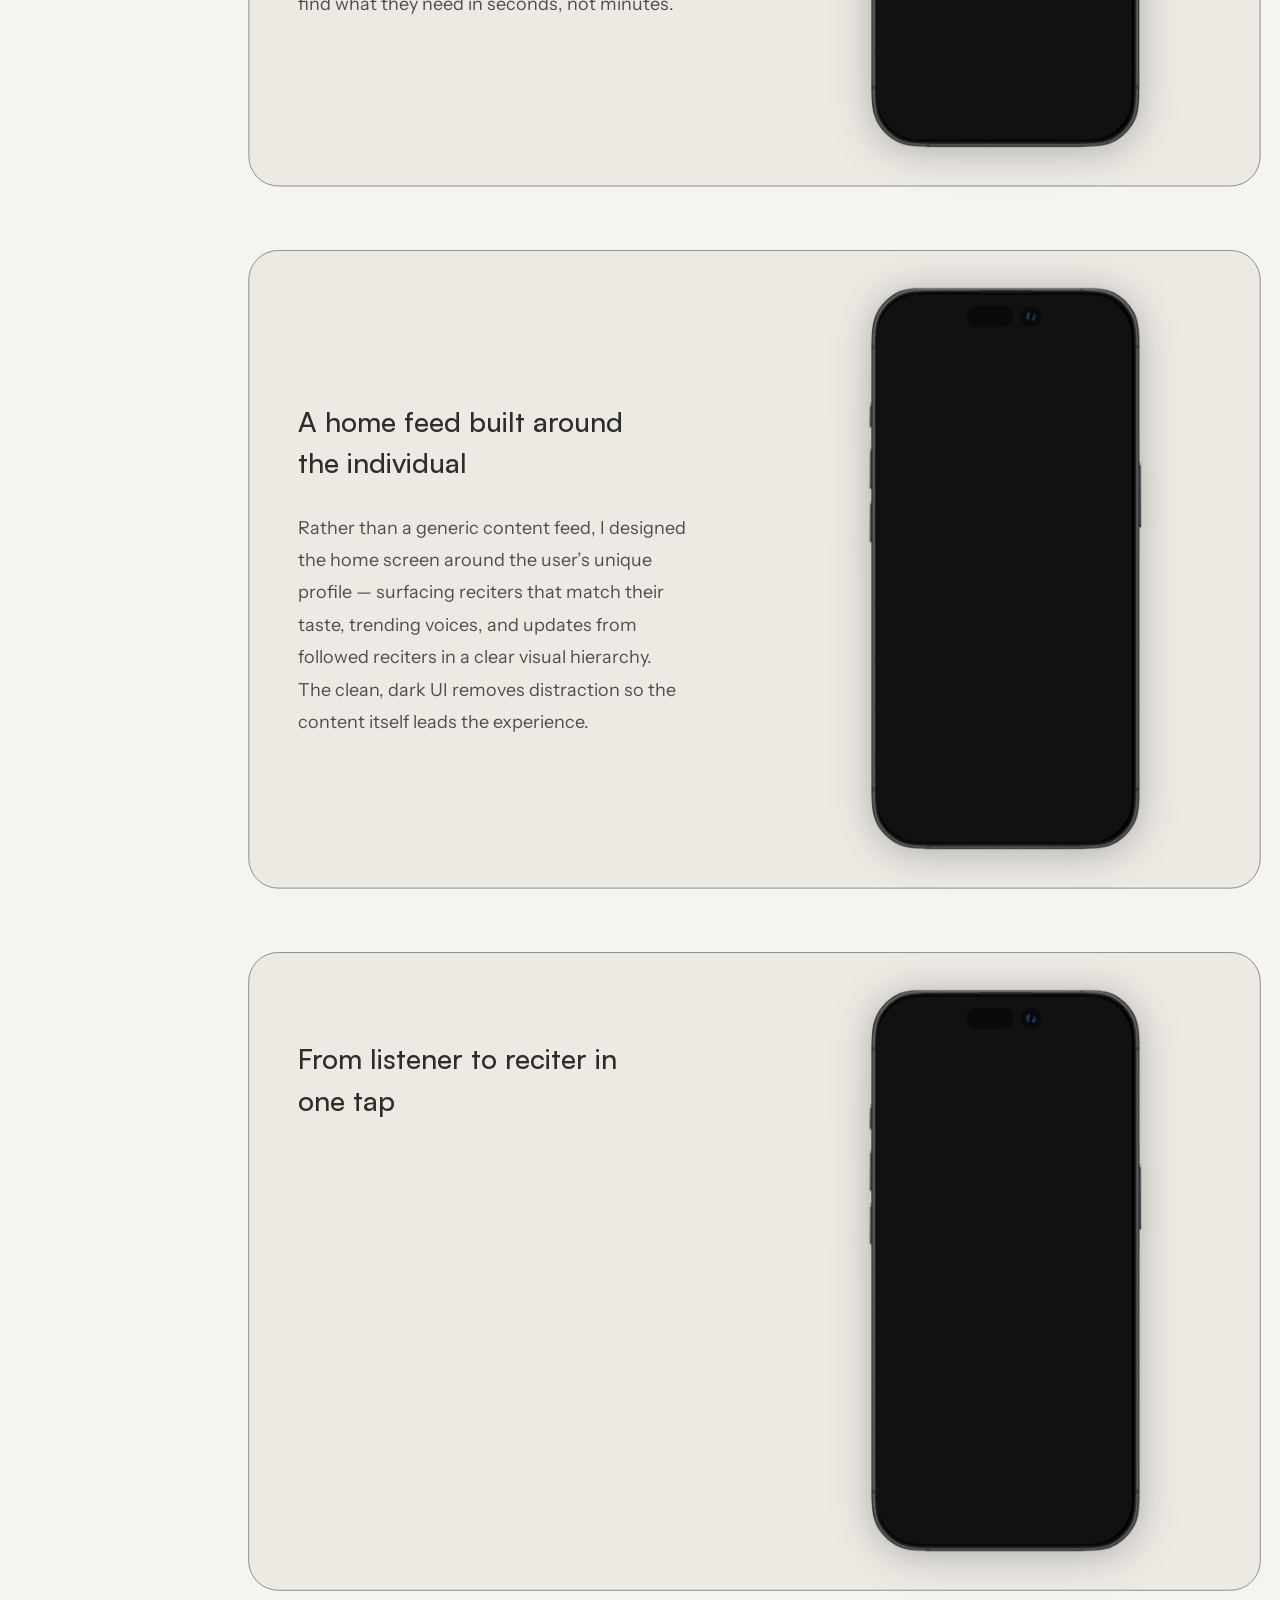
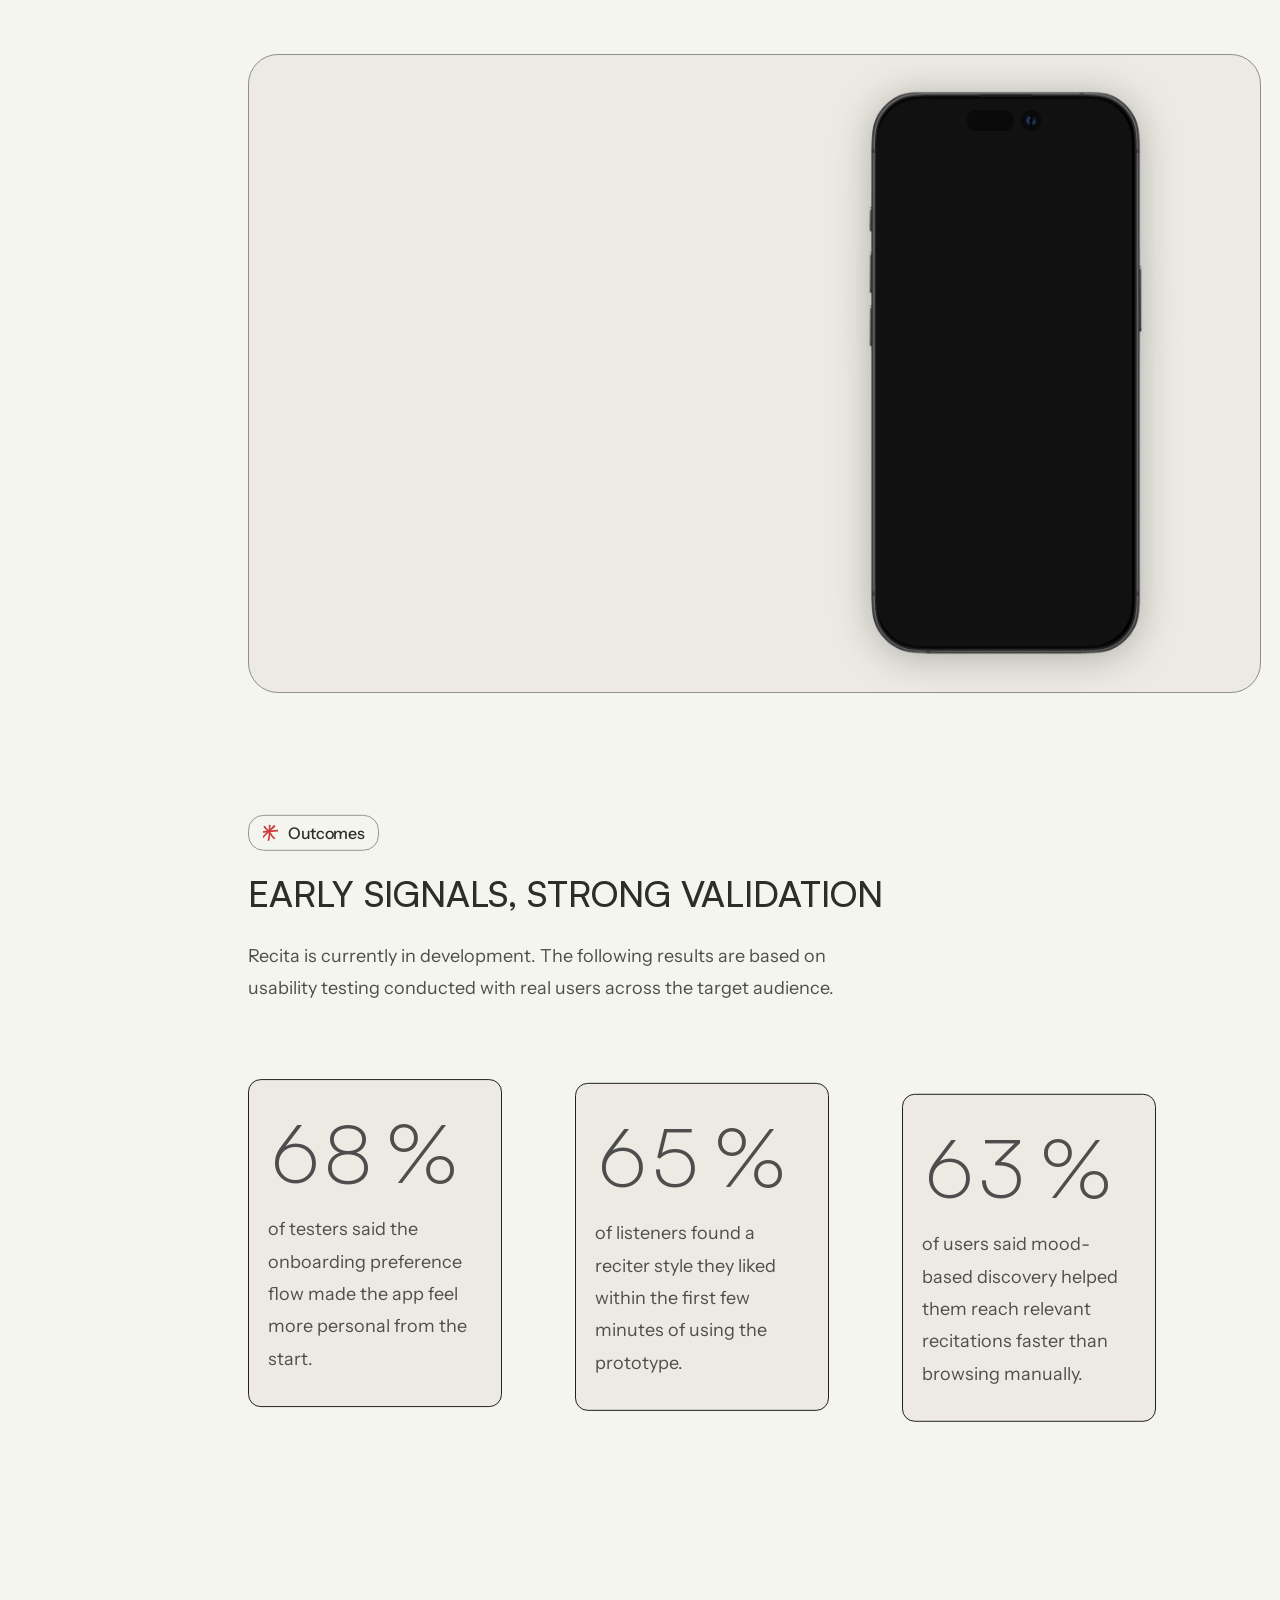
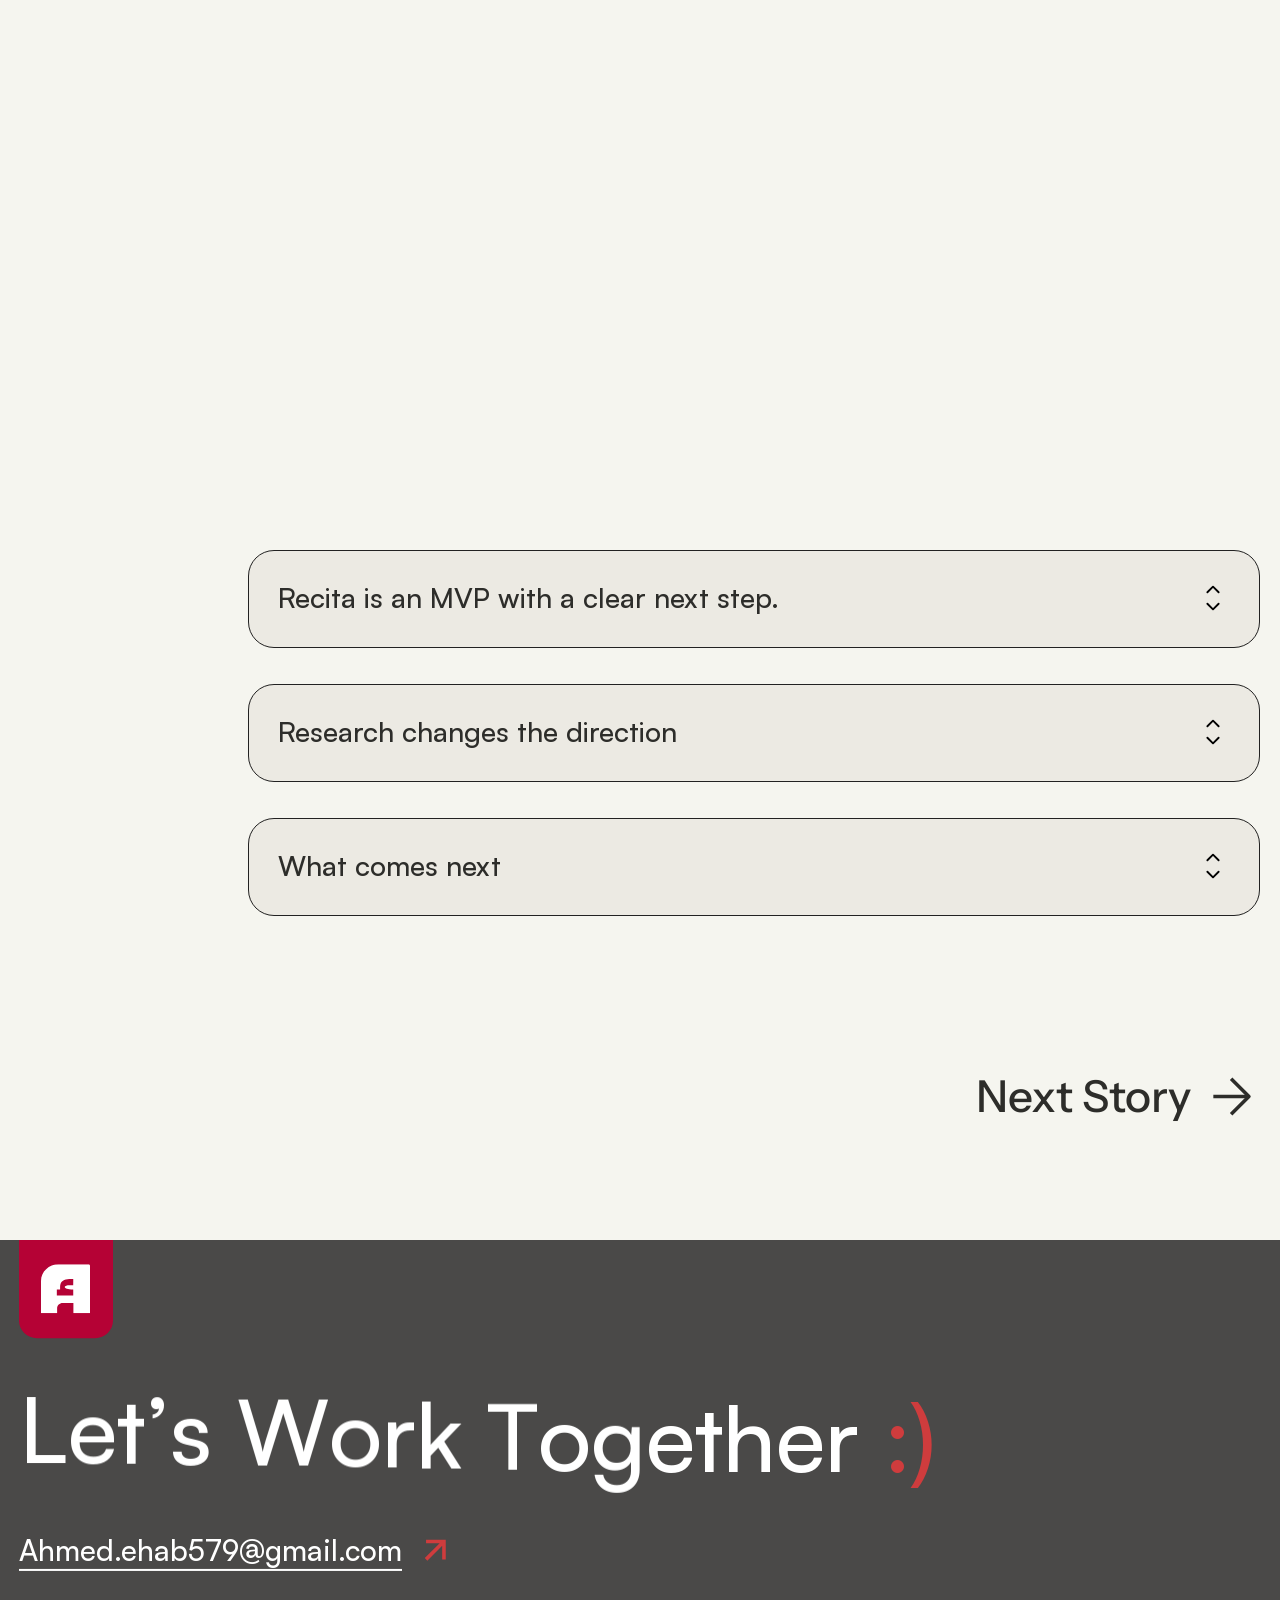
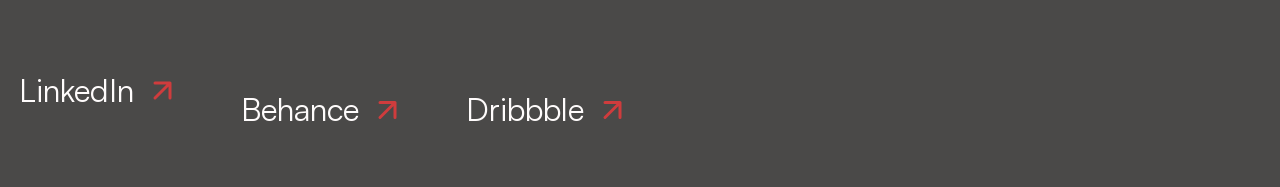
<file: project.html>
<!doctype html>
<html lang="en">
<head>
  <meta charset="utf-8">
  <meta name="viewport" content="width=device-width, initial-scale=1">
  <title>Recita case study · Ahmed Ehab</title>
  <meta name="description" content="How I turned a complex Quran audio concept into a clear MVP: research, key insights, design decisions and early results.">
  <meta name="theme-color" content="#f5f5ef">
  <meta property="og:title" content="Recita: turning a complex audio concept into a clear MVP product">
  <meta property="og:description" content="A UX case study by Ahmed Ehab.">
  <meta property="og:type" content="article">
  <meta property="og:image" content="https://ahmed-ehab579.github.io/My-portfolio/assets/og-image.png">
  <meta property="og:image:width" content="1200">
  <meta property="og:image:height" content="630">
  <meta name="twitter:card" content="summary_large_image">
  <link rel="icon" href="assets/icons/favicon.svg" type="image/svg+xml">
  <link rel="apple-touch-icon" href="assets/icons/apple-touch-icon.png">

  <link rel="preload" href="assets/fonts/satoshi-400.woff2" as="font" type="font/woff2" crossorigin>
  <link rel="preload" href="assets/fonts/satoshi-500.woff2" as="font" type="font/woff2" crossorigin>
  <link rel="preload" href="assets/fonts/instrument-sans-400.woff2" as="font" type="font/woff2" crossorigin>

  <link rel="stylesheet" href="css/tokens.css?v=2">
  <link rel="stylesheet" href="css/base.css?v=5">
  <link rel="stylesheet" href="css/header.css?v=9">
  <link rel="stylesheet" href="css/project.css?v=40">
  <link rel="stylesheet" href="css/footer.css?v=6">

  <script>
    if (!matchMedia("(prefers-reduced-motion: reduce)").matches) document.documentElement.classList.add("motion-ready");
  </script>
  <script src="assets/vendor/motion-12.23.12.js" defer></script>
  <script src="assets/vendor/lenis-1.1.20.min.js" defer></script>
  <script src="js/fx.js?v=9" defer></script>
  <script src="js/header.js?v=2?v=4" defer></script>
  <script src="js/project.js?v=18" defer></script>
  <script src="js/footer.js?v=2" defer></script>
</head>
<body>
  <a class="sr-only" href="#main">Skip to content</a>

  <!-- The red spark used in the section badges -->
  <svg width="0" height="0" style="position:absolute" aria-hidden="true">
    <symbol id="spark" viewBox="0 0 15.026 16.006">
      <g fill="none" stroke="var(--accent)" stroke-width="1.7" stroke-linecap="round" stroke-miterlimit="10">
        <path d="M 9.902 2.503 C 10.27 1.902 10.749 1.377 11.089 1.256 C 13.071 0.548 7.32 4.943 5.832 6.237 C 3.915 8.271 2.253 10.071 1.343 10.958 C 0.944 11.366 0.674 11.689 0.234 12.342"/>
        <path d="M 1.406 1.887 C 1.895 2.468 3.992 4.754 5.858 6.764 C 7.062 8.061 7.931 9.108 8.715 10.579 C 9.355 11.603 9.974 12.419 10.466 12.874 C 10.722 13.091 10.99 13.279 11.346 13.552"/>
        <path d="M 0 7.067 C 1.159 6.9 4.569 6.619 6.609 6.354 C 8.325 6.311 9.881 6.201 11.325 6.02 C 12.238 5.95 13.52 5.923 14.84 5.896"/>
        <path d="M 6.755 0 C 6.698 2.375 6.478 8.136 6.355 11.09 C 6.151 12.102 5.957 12.917 5.85 13.817 C 5.795 14.264 5.742 14.687 5.282 16.006"/>
      </g>
    </symbol>
  </svg>

  <!-- ===================== Header (shared with Home) ===================== -->
  <header class="site-header" data-header data-pill-at="150">
    <div class="site-header__bar">
      <a class="site-header__logo" href="./" aria-label="Ahmed Ehab, home">
        <svg viewBox="0 0 25.651 25.651" width="26" height="26" aria-hidden="true"><path fill="#fff" d="M 0 25.651 L 0.001 8.75 C 0.001 3.918 4.129 0 9.221 0 L 24.874 0 C 25.303 0 25.651 0.348 25.651 0.777 L 25.651 25.651 L 16.959 25.651 L 16.959 20.341 L 11.324 20.341 C 9.73 20.341 8.437 21.568 8.437 23.081 L 8.437 25.651 Z M 8.284 16.367 L 16.873 16.367 L 16.873 13.256 C 10.906 13.256 11.896 11.018 14.559 11.06 C 14.607 11.061 16.873 11.06 16.873 11.06 C 16.873 11.06 16.91 7.783 16.873 7.782 C 15.836 7.767 10.375 7.177 10.027 11.208 C 10.024 11.243 10.027 13.295 10.027 13.295 L 8.284 13.295 Z"/></svg>
      </a>
      <div class="menu" data-menu>
        <nav class="menu__nav" id="site-nav" aria-label="Main">
          <a class="menu__link" href="./#about">Home</a>
          <a class="menu__link" href="./#projects">Projects</a>
          <a class="menu__link" href="./#approach">Approach</a>
        </nav>
        <button class="menu__toggle" type="button" aria-expanded="false" aria-controls="site-nav" aria-label="Open menu" data-menu-toggle>
          <svg class="menu__icon menu__icon--open" viewBox="0 0 24 24" aria-hidden="true"><path d="M3 6H21M3 12H21M3 18H21"/></svg><svg class="menu__icon menu__icon--morph" viewBox="0 0 24 24" aria-hidden="true"><line class="l1" x1="3" y1="6" x2="21" y2="6"/><line class="l2" x1="3" y1="12" x2="21" y2="12"/><line class="l3" x1="3" y1="18" x2="21" y2="18"/></svg><svg class="menu__icon menu__icon--close" viewBox="0 0 24 24" aria-hidden="true"><path d="M18 6L6 18M6 6L18 18"/></svg>
        </button>
      </div>
    </div>
  </header>

  <main id="main" class="cs">

    <!-- ===================== Intro (R1–R4) ===================== -->
    <section class="cs-hero" aria-labelledby="cs-title">
      <div class="cs-hero__brand">
        <span class="cs-hero__icon"><img src="assets/icons/recita-mark.svg" width="29" height="29" alt=""></span>
        <span class="cs-hero__name">Recita</span>
      </div>
      <div class="cs-hero__head">
        <h1 class="cs-hero__title t-h1-lower" id="cs-title" data-fx="r1">Turning a complex audio concept into a clear MVP product</h1>
        <p class="cs-hero__read" data-fx="r2">6 mins read</p>
      </div>

      <dl class="facts">
        <div class="facts__col">
          <div class="facts__item" data-fx="fact" data-delay="0"><dt>Project</dt><dd>Quran audio app concept</dd></div>
          <div class="facts__item facts__item--2 facts__item--more" data-fx="fact" data-delay="0.1"><dt>Platform</dt><dd>iOS app + pre-launch landing page</dd></div>
        </div>
        <div class="facts__col">
          <div class="facts__item facts__item--more" data-fx="fact" data-delay="0.3"><dt>Team</dt><dd><ul><li>A Designer (Me)</li><li>Developers</li></ul></dd></div>
          <div class="facts__item facts__item--2" data-fx="fact" data-delay="0.4"><dt>My Role</dt><dd>Sole UX/UI Designer</dd></div>
        </div>
        <div class="facts__col">
          <div class="facts__item facts__item--more" data-fx="fact" data-delay="0.5"><dt>Skills</dt><dd><ul class="facts__skills"><li>UX research</li><li>UI design</li><li>Prototyping</li><li>User flows</li><li>Wireframe</li></ul></dd></div>
        </div>
        <div class="facts__col">
          <div class="facts__item" data-fx="fact" data-delay="0.6"><dt>Impact</dt><dd><ul class="facts__impact">
            <li data-fx="fact" data-delay="0.6"><strong>92%</strong> felt onboarding was personalized</li>
            <li data-fx="fact" data-delay="0.7"><strong>88%</strong> found a preferred reciter style quickly</li>
            <li data-fx="fact" data-delay="0.8"><strong>90%</strong> rated the interface clean and easy to navigate</li>
          </ul></dd></div>
        </div>
      </dl>
      <!-- Phones: Project, My Role and Impact show first; Platform, Team and Skills open on tap -->
      <button class="facts__more" type="button" aria-expanded="false" data-facts-more>
        <span data-facts-label>See more details</span>
        <svg viewBox="0 0 24 24" aria-hidden="true"><path d="M5 9.5 L12 16.5 L19 9.5"/></svg>
      </button>

      <div class="cs-hero__video">
        <video src="assets/videos/project/K1v5oEaT1V2vKqLr6vXtTV5dQ.mp4" autoplay muted loop playsinline preload="metadata" aria-label="Recita app preview"></video>
      </div>
    </section>

    <!-- ===================== Body: sticky index + sections ===================== -->
    <div class="cs-body">
      <!-- R5: sticky index, highlights the section on screen -->
      <aside class="cs-index" aria-label="On this page">
        <p class="cs-index__title">Index</p>
        <!-- Phones: a round button in the bottom-right corner with a reading-progress ring; tap opens the list -->
        <button class="cs-index__fab" type="button" aria-expanded="false" aria-controls="index-list" aria-label="Page index" data-index-toggle>
          <svg class="cs-index__ring" viewBox="0 0 56 56" aria-hidden="true"><circle class="ring-bg" cx="28" cy="28" r="25"/><circle class="ring-fg" cx="28" cy="28" r="25" pathLength="1" data-index-progress/></svg>
          <svg class="cs-index__icon" viewBox="0 0 24 24" aria-hidden="true"><path d="M4 7H20M4 12H20M4 17H14"/></svg>
        </button>
        <span class="cs-index__peek" aria-hidden="true" data-index-label>Index</span>
        <span class="cs-index__scrim" data-index-scrim aria-hidden="true"></span>
        <ol class="cs-index__list" id="index-list" data-index>
          <li><a href="#overview">Overview</a></li>
          <li><a href="#problem">Problem</a></li>
          <li><a href="#solution">Solutions</a></li>
          <li><a href="#process">Design process</a></li>
          <li><a href="#decisions">Design decisions</a></li>
          <li><a href="#outcomes">Outcomes</a></li>
          <li><a href="#reflections">Reflections</a></li>
        </ol>
      </aside>

      <div class="cs-main">

        <!-- ===== Overview (R6, R7) ===== -->
        <section class="cs-overview" id="overview" data-section>
          <div class="intro">
            <p class="badge" data-fx="badge"><svg aria-hidden="true"><use href="#spark"/></svg>Overview</p>
            <h2 class="intro__title t-h3-cap" data-fx="intro-title">What’s<br>Recita about?</h2>
          </div>
          <p class="cs-overview__text t-body-xl" data-split="words" data-fx="lines" data-y="25" data-dur="0.8" data-bounce="0">Recita is an AI-driven, Quran audio app designed to make it easier for Muslims to discover lesser-known, talented reciters through a smooth, intentional listening experience. It also supports reciters by giving them a dedicated platform to publish their recitation and connect with a broader audience.</p>
        </section>

        <!-- ===== Problem (R8–R10) ===== -->
        <section class="cs-problem" id="problem" data-section>
          <div class="intro" style="width: 441px">
            <p class="badge" data-fx="badge"><svg aria-hidden="true"><use href="#spark"/></svg>Problem</p>
            <h2 class="intro__title t-h3-cap" data-fx="intro-title">A gap between discovery and talent</h2>
          </div>
          <img class="cs-problem__img" style="left: 704px; top: 183px" src="assets/images/project/HrMXqnqYJuwufWFA9pWvrhIPjcs.png" width="225" height="262" alt="A listener with headphones, eyes closed" data-fx="problem-img" loading="lazy">
          <p class="cs-problem__text t-body-xl" style="left: 0; top: 258px; width: 475px" data-split="words" data-fx="lines" data-y="20" data-dur="2" data-bounce="0">You're at a masjid you've never visited before, and the recitation leaves you breathless. Then you leave, and you never find that voice again.</p>
          <!-- Phones: dashed lines that fill with the scroll (js/project.js builds them to fit) -->
          <div class="pflow pflow--1" data-flow="corner" aria-hidden="true"><span></span></div>
          <div class="pflow pflow--2" data-flow="down" aria-hidden="true"><span></span></div>
          <div class="pflow pflow--3" data-flow="down" aria-hidden="true"><span></span></div>
          <svg class="dash" style="left: 482px; top: 325px; width: 212px" viewBox="0 0 212 4" preserveAspectRatio="none" aria-hidden="true" data-fx="dash" data-from="x60"><path d="M2 2 H210"/></svg>
          <svg class="dash dash--v" style="left: 815px; top: 457px; height: 204px" viewBox="0 0 4 204" preserveAspectRatio="none" aria-hidden="true" data-fx="dash" data-from="y-60"><path d="M2 2 V202"/></svg>
          <svg class="dash" style="left: 246px; top: 768px; width: 290px" viewBox="0 0 290 4" preserveAspectRatio="none" aria-hidden="true" data-fx="dash" data-from="x-60"><path d="M2 2 H288"/></svg>
          <img class="cs-problem__img cs-problem__img--framed" style="left: 0; top: 626px" src="assets/images/project/NQO6JGEc2CeuKsoFh5yEvF1is2w.png" width="225" height="262" alt="A reciter with a microphone and headphones" data-fx="problem-img" loading="lazy">
          <p class="cs-problem__text t-body-xl" style="left: 551px; top: 674px; width: 461px" data-split="words" data-fx="lines" data-y="20" data-dur="2" data-bounce="0">Thousands of exceptional reciters exist around the world — local imams, emerging voices, regional talents — with no platform to build an audience or earn from their craft. Listeners have no way to find them.</p>
        </section>

        <!-- ===== Solution (R11, R12) ===== -->
        <section class="cs-solution" id="solution" data-section>
          <div class="intro" style="width: 524px">
            <p class="badge" data-fx="badge"><svg aria-hidden="true"><use href="#spark"/></svg>Solution</p>
            <h2 class="intro__title t-h3-cap" data-fx="intro-title">2-sided platform that connects &amp; satisfies both</h2>
          </div>
          <div class="cs-solution__rows">
            <div class="cs-solution__row" style="width: 780px">
              <p class="t-body-xl" data-split="words" data-fx="lines" data-y="20" data-dur="2" data-bounce="0" data-delay="0.2"><b>On one side,</b> I built a calm, distraction-free space where <b>Seekers</b> <span class="avatar-gap avatar-gap--seeker" aria-hidden="true"></span><br class="m-br"> can effortlessly discover new voices and return to the recitations they love.</p>
              <img class="avatar" style="left: 650px; top: -32.5px; --r: -5deg" src="assets/images/project/HrMXqnqYJuwufWFA9pWvrhIPjcs.png" width="59" height="69" alt="" data-fx="avatar" loading="lazy">
            </div>
            <div class="cs-solution__row" style="width: 867px">
              <p class="t-body-xl" data-split="words" data-fx="lines" data-y="20" data-dur="2" data-bounce="0" data-delay="0.2"><b>On the other side,</b> I created a structured, trustworthy environment for <b>Voices</b> <span class="avatar-gap avatar-gap--voice" aria-hidden="true"></span><br class="m-br"> By giving creators a clear path to join, upload content</p>
              <img class="avatar avatar--framed" style="left: 782px; top: -34.5px; --r: 5deg" src="assets/images/project/NQO6JGEc2CeuKsoFh5yEvF1is2w.png" width="59" height="69" alt="" data-fx="avatar" loading="lazy">
            </div>
          </div>
        </section>

        <!-- ===== Design process (R13–R21) ===== -->
        <section class="cs-process" id="process" data-section>
          <div class="intro" style="width: 426px">
            <p class="badge" data-fx="badge"><svg aria-hidden="true"><use href="#spark"/></svg>Design Process</p>
            <h2 class="intro__title t-h3-cap" data-fx="intro-title">But… How I crafted that solution!</h2>
          </div>

          <!-- R17: hand-drawn line from Research down through the key insights -->
          <svg class="cs-line cs-line--research" viewBox="0 0 280 2150" aria-hidden="true" data-draw>
            <path pathLength="1" d="M 0 66.752 C 9.5 71.752 63.5 64.124 69.834 61.054 C 72.097 59.957 91.738 91.608 92.937 93.056 C 94.137 94.504 95.745 95.819 97.977 96.56 C 102.832 98.17 108.513 96.314 113.439 93.512 C 118.2 90.804 120.421 85.734 121.427 80.845 C 122.375 76.235 120.928 71.217 118.207 65.506 C 111.844 52.152 97.678 47.65 86.194 44.329 C 79.49 42.389 76.296 36.199 75.256 32.284 C 74.236 28.444 75.634 22.992 77.173 17.191 C 78.31 12.905 82.225 9.056 87.453 4.701 C 92.537 0.464 98.512 -0.512 103.409 0.223 C 108.786 1.031 111.445 7.31 113.07 12.134 C 114.583 16.629 113.727 21.489 112.352 25.746 C 109.999 33.025 99.618 38.686 83.669 47.628 C 71.53 54.434 63.086 70.935 60.717 80.462 C 59.36 85.918 61.441 93.567 64.453 101.673 C 66.907 108.274 71.609 111.34 75.495 112.77 C 79.801 114.356 84.037 112.659 86.721 110.951 C 88.11 110.067 88.856 108.237 88.893 105.695 C 89.138 88.705 73.172 55.282 67.5 48.81 C 64.835 45.768 56.293 44.874 44.841 45.635 C 39.545 45.987 38.001 64.379 35.352 66.998 C 30.632 71.665 30.254 78.337 31.326 83.375 C 32.207 87.515 41.474 87.089 49.268 86.458 C 64.42 85.232 61.495 44.036 60.813 31.562 C 60.43 24.557 58.054 18.649 58.388 14.825 C 58.556 12.908 60.438 11.389 62.396 10.419 C 73.992 4.676 99.615 11.798 112.345 18.703 C 122.881 24.418 129.469 40.457 134.502 50.31 C 137.303 55.792 132.96 60.354 131.7 64.26 C 129.923 69.772 124.693 72.861 120.999 74.836 C 107.648 81.974 85.829 79.83 73.734 77.832 C 59.348 75.456 40.867 58.264 36.15 46.49 C 34.311 41.901 34.91 37.558 35.353 33.63 C 35.57 31.705 40.501 21.31 49.269 22.31 C 55.461 23.016 57.291 32.33 60.457 33.63 C 67.139 36.373 76.689 48.74 87.897 60.035 C 93.472 65.654 115.495 66.165 154.474 66.752 C 161.237 66.854 2.867 67.22 30.064 67.486 C 57.259 67.752 109.968 68.008 137.925 67.806 C 167.502 67.591 185.518 66.387 211.869 66.664 C 224.944 66.801 230.858 67.748 235.902 69.501 C 244.504 72.491 253.241 76.413 257.503 84.81 C 261.686 93.05 260.799 116.81 261.003 117.31 C 262.066 119.917 258.581 124.94 261.003 157.81 C 263.57 192.651 262.016 1408.77 262.242 1443.92 C 262.503 1484.31 261.503 1538.31 261.503 1549.81 C 261.503 1556.81 263.065 1565.94 261.503 1575.31 C 258.503 1593.31 261.503 1679.81 261.503 1686.31 L 261.503 2140"/>
          </svg>
          <!-- R17: second line, from MVP's features down to Planning -->
          <svg class="cs-line cs-line--mvp" viewBox="0 0 115 526" preserveAspectRatio="none" aria-hidden="true" data-draw>
            <path pathLength="1" transform="translate(7 9)" d="M 108.493 1.058 C 102.475 0.863 88.204 0.229 67.892 0.016 C 58.158 -0.087 48.34 0.339 39.886 0.572 C 26.511 0.941 19.33 2.636 13.493 5.496 C 8.814 7.788 6.639 12.312 4.307 15.902 C 2.185 19.169 1.896 23.136 0.901 26.867 C 0.662 32.493 0.098 37.211 0 63.596 C 0.095 69.116 0.286 69.937 0.482 70.783 L 0 460 L 0 509"/>
          </svg>

          <!-- Step 01: Research -->
          <div class="step-block cs-research">
            <span class="step-block__numclip" aria-hidden="true"><span class="step-block__num" data-fx="step-num">01</span></span>
            <h3 class="step-block__title" data-fx="step-title">Research</h3>
            <p class="step-block__text" data-fx="step-text">I needed to understand the users, their needs, behaviours, and pain points, as well as the market and competitive analysis.</p>
            <ul class="pills">
              <li data-fx="pill" data-y="25" data-delay="0.2">Survey</li>
              <li data-fx="pill" data-y="25" data-delay="0.4">User interview</li>
              <li data-fx="pill" data-y="25" data-delay="0.6">Research desk</li>
              <li data-fx="pill" data-y="25" data-delay="0.6">Competitor analysis</li>
            </ul>
          </div>

          <!-- Phones: Ahmed's hand-drawn lines from the Framer phone frame (the long desktop lines are hidden there) -->
          <!-- Key insights (R18, R19) -->
          <div class="insights" data-fx="insights">
            <div class="insights__aside">
          <svg class="cs-line cs-line--step cs-line--knot" viewBox="0 0 90 270" aria-hidden="true" data-draw data-duration="2.4"><path pathLength="1" transform="translate(98 0) rotate(90)" d="M 0 45.338 C 9.045 48.236 60.109 50.891 65.033 48.455 C 66.792 47.584 82.059 72.704 82.991 73.853 C 83.924 75.002 85.174 76.046 86.909 76.634 C 90.682 77.911 95.098 76.438 98.927 74.215 C 102.628 72.066 104.355 68.042 105.137 64.162 C 105.873 60.503 104.749 56.521 102.634 51.988 C 97.688 41.39 86.676 37.817 77.75 35.181 C 72.538 33.642 70.056 28.729 69.247 25.622 C 68.454 22.574 69.541 18.248 70.737 13.644 C 71.621 10.242 74.664 7.187 78.728 3.731 C 82.68 0.369 87.324 -0.406 91.131 0.177 C 95.311 0.818 97.377 5.802 98.641 9.63 C 99.817 13.198 99.151 17.055 98.082 20.433 C 96.253 26.21 88.184 30.703 75.787 37.8 C 66.351 43.201 59.787 56.297 57.946 63.858 C 56.891 68.188 58.509 74.258 60.85 80.692 C 62.758 85.93 66.412 88.364 69.433 89.498 C 72.78 90.757 76.073 89.41 78.159 88.055 C 79.239 87.353 79.819 85.901 79.847 83.884 C 80.038 70.4 67.627 43.874 63.218 38.738 C 61.147 36.323 54.507 35.614 45.605 36.218 C 41.489 36.497 40.289 51.094 38.229 53.172 C 34.561 56.876 34.267 62.171 35.1 66.17 C 35.785 69.455 42.988 69.117 49.047 68.616 C 60.824 67.643 58.551 34.949 58.021 25.049 C 57.723 19.49 55.876 14.801 56.136 11.766 C 56.266 10.245 57.729 9.039 59.251 8.269 C 68.265 3.711 88.182 9.364 98.077 14.844 C 106.267 19.379 111.388 32.108 115.3 39.928 C 117.477 44.279 114.101 47.899 113.122 50.999 C 111.741 55.374 107.675 57.825 104.804 59.393 C 94.426 65.058 77.466 63.356 68.064 61.77 C 56.882 59.885 42.516 46.241 38.85 36.896 C 37.42 33.254 37.886 29.808 38.23 26.69 C 38.399 25.162 42.232 16.913 49.047 17.706 C 53.86 18.267 55.283 25.658 57.744 26.69 C 62.938 28.867 79.073 47.646 79.073 47.646 C 79.073 47.646 100.526 52.511 130.824 52.977 C 136.081 53.058 96.229 53.974 117.961 53.813 C 140.951 53.643 154.955 52.687 175.438 52.907 C 185.601 53.016 191.268 52.556 195.75 52.977 C 212 52.9 228 53.05 242 52.95 C 254 52.9 260 53 270 52.98"/></svg>
              <h3 class="insights__title t-h1-lower" data-fx="step-title">Key insights</h3>
              <p class="insights__text" data-fx="step-text">Based on the results I got from the survey, online meeting notes and opportunities in leading companies’ gaps and weaknesses, I found that:</p>
              <svg class="cs-line cs-line--step cs-line--short" viewBox="-3 0 6 55" aria-hidden="true" data-draw data-duration="0.7"><path pathLength="1" transform="translate(0.2 0) rotate(90)" d="M 0 0.195 C 5.89 0.037 0.987 -0.308 18.093 0.623 C 21.061 0.785 31.717 0.044 43.282 0.484 C 49.02 0.701 52.22 -0.218 54.75 0.623"/></svg>
            </div>
            <div class="insights__cards">
              <div class="insight-wrap" style="--top: 40px; height: 282px; --offset: 46px; --rot: 1deg">
                <article class="insight"><p class="insight__num"><span data-count="80" data-from="20" data-speed="2.1">80</span>%</p><p class="insight__lead">Of the users want fast access to familiar reciters and specific origins</p><p class="insight__more">Many listeners search by country or reciter type first, so discovery should support those mental models early</p></article>
              </div>
              <div class="insight-wrap" style="--top: 0px; height: 347px; --offset: 79px; --rot: -1deg">
                <article class="insight insight--tall"><p class="insight__num"><span data-count="70" data-from="20" data-speed="2.1">70</span>%</p><p class="insight__lead">of users want recitations that match their mood without browsing too much,</p><p class="insight__more">so I added a clear mood-based section to help them reach the right content faster.</p></article>
              </div>
              <div class="insight-wrap" style="--top: 0px; height: 347px; --offset: 78px; --rot: -1deg">
                <article class="insight insight--tall"><p class="insight__num"><span data-count="80" data-from="20" data-speed="2.1">80</span>%</p><p class="insight__lead">of voice users said plays, likes, and earnings were the most important metrics</p><p class="insight__more">so I placed them at the top of the dashboard to give reciters instant access to what matters most.</p></article>
              </div>
              <div class="insight-wrap" style="--top: 0px; height: 307px; --offset: 38px; --rot: 1deg">
                <article class="insight insight--tall"><p class="insight__num"><span data-count="92" data-from="20" data-speed="2.1">92</span>%</p><p class="insight__lead">of testers said the onboarding flow felt personal and relevant,</p><p class="insight__more">which confirmed my decision to let users choose recitations early so the app could adapt to their taste from the start.</p></article>
              </div>
            </div>
          </div>

          <svg class="cs-line cs-line--step cs-line--to02" viewBox="-3 0 6 152" aria-hidden="true" data-draw data-duration="1.4"><path pathLength="1" transform="translate(0.2 0) rotate(90)" d="M 0 0.195 C 16.339 0.037 2.737 -0.308 50.186 0.623 C 58.419 0.785 87.976 0.044 120.054 0.484 C 135.97 0.701 144.845 -0.218 151.863 0.623"/></svg>
          <!-- Step 02: MVP's features -->
          <div class="step-block cs-mvp">
            <span class="step-block__numclip" aria-hidden="true"><span class="step-block__num" data-fx="step-num">02</span></span>
            <h3 class="step-block__title" data-fx="step-title">MVP's features</h3>
            <p class="step-block__text" data-fx="step-text">After I got the insights from research, I focused on balancing feature richness with intuitive design that doesn't overwhelm users.</p>
            <ul class="pills pills--fixed">
              <li data-fx="pill" data-y="15" data-delay="0.2">Analytics Dashboard</li>
              <li data-fx="pill" data-y="20" data-delay="0.2">Customised Playlists</li>
              <li data-fx="pill" data-y="25" data-delay="0.2">Search &amp; Filters</li>
              <li data-fx="pill" data-y="30" data-delay="0.2">Like/Favorite Feature</li>
              <li data-fx="pill" data-y="35" data-delay="0.2">Reviews/Comments</li>
            </ul>
          </div>

          <svg class="cs-line cs-line--step cs-line--to03" viewBox="-3 0 6 142" aria-hidden="true" data-draw data-duration="1.4"><path pathLength="1" transform="translate(0.6 0) rotate(90)" d="M 0 0.625 C 15.26 0.118 2.556 -0.986 46.872 1.995 C 54.562 2.513 82.167 0.141 112.127 1.548 C 126.992 2.244 135.281 -0.697 141.836 1.995"/></svg>
          <!-- Step 03: Planning (R20, R21) -->
          <div class="cs-planning">
            <div class="step-block">
              <span class="step-block__numclip" aria-hidden="true"><span class="step-block__num" data-fx="step-num">03</span></span>
              <h3 class="step-block__title" data-fx="step-title">Planning</h3>
              <p class="step-block__text" data-fx="step-text">Carefully crafted user flows to guarantee a straightforward and accessible experience, refining the design iteratively based on user feedback and testing.</p>
              <ul class="pills">
                <li data-fx="pill" data-y="15" data-delay="0.2">User journey/flow</li>
                <li data-fx="pill" data-y="20" data-delay="0.2">Wireframe</li>
                <li data-fx="pill" data-y="25" data-delay="0.2">Prototype</li>
                <li data-fx="pill" data-y="30" data-delay="0.2">Usability testing</li>
              </ul>
            </div>
            <div class="cs-planning__flows" data-fx="flows" aria-hidden="true"></div>
            <div class="phone cs-planning__phone" data-fx="planning-phone">
              <img class="phone__frame" src="assets/images/project/Im0prhBFdl6W8ynSSwnr18QVM.png" width="278" height="572" alt="">
              <video class="phone__screen" src="assets/videos/project/pTI9wIRKFq5S9SXEjc6iMkSVSrY.mp4" poster="assets/images/project/k6BFYG2MLh4RFfzGXFvIlFtfBU.png" muted loop playsinline preload="none" data-autoplay aria-label="Recita wireframes in motion"></video>
              <img class="phone__island" src="assets/images/project/SCCxOMOHxyEVtRtJwiicnCDXLIM.png" width="80" height="22" alt="">
            </div>
          </div>
        </section>

        <!-- ===== Design decisions (R22, R23) ===== -->
        <section class="cs-decisions" id="decisions" data-section>
          <div class="intro" style="width: 570px">
            <p class="badge" data-fx="badge"><svg aria-hidden="true"><use href="#spark"/></svg>Design Decisions</p>
            <h2 class="intro__title t-h3-cap" data-fx="intro-title">How the key insights affect my design decisions</h2>
          </div>

          <div class="decisions" data-decisions>
            <div class="decision-wrap">
              <article class="decision decision--wide">
                <div class="decision__text decision__text--wide">
                  <h3 class="decision__title" data-fx="dec-title">Validating demand before&nbsp;launch</h3>
                  <p class="decision__body" data-fx="dec-body">Since Recita was entering an untapped market, I designed a clean landing page to introduce the product, capture early interest, and gather real users before launch. The “Get Early Access” CTA and live sign-up counter were intentional choices to build credibility and momentum.</p>
                </div>
                <div class="decision__devices">
                  <div class="device device--phone-sm">
                    <img src="assets/images/project/GzevnAd9j82BN36dITIcT2Uwtc.png" width="185" height="377" alt="">
                    <video src="assets/videos/project/pQjB7YemymtpqB1MaSk5If0Khw.mp4" muted loop playsinline preload="none" data-autoplay aria-label="Landing page on a phone"></video>
                  </div>
                  <div class="device device--tablet">
                    <img src="assets/images/project/KvQ7BCREqqktnEdeND1K4CwcZQY.png" width="655" height="389" alt="">
                    <video src="assets/videos/project/LwOoXGrsSTjn0UM2eC88toSIs8.mp4" muted loop playsinline preload="none" data-autoplay aria-label="Landing page on a tablet"></video>
                  </div>
                </div>
              </article>
            </div>

            <div class="decision-wrap">
              <article class="decision">
                <div class="decision__text">
                  <h3 class="decision__title" data-fx="dec-title">Let the user set the&nbsp;tone</h3>
                  <p class="decision__body" data-fx="dec-body">Every listener has a different relationship with Quranic recitation. I designed an interactive onboarding flow that captures user preferences before they even enter the app. By asking users to listen and select at least three recitations they enjoy, the system immediately learns their taste. This ensures their first feed is highly personalized, driving immediate satisfaction and long-term retention.</p>
                </div>
                <div class="phone decision__phone">
                  <img class="phone__frame" src="assets/images/project/GzevnAd9j82BN36dITIcT2Uwtc.png" width="278" height="567" alt="">
                  <video class="phone__screen" src="assets/videos/project/DMPorIu0h9IBQRKui2mkYreys.mp4" muted loop playsinline preload="none" data-autoplay aria-label="Onboarding flow"></video>
                  <img class="phone__island" src="assets/images/project/SCCxOMOHxyEVtRtJwiicnCDXLIM.png" width="75" height="21" alt="">
                </div>
              </article>
            </div>

            <div class="decision-wrap">
              <article class="decision">
                <div class="decision__text">
                  <h3 class="decision__title" data-fx="dec-title">Designing search around real <br class="m-break">user&nbsp;behavior</h3>
                  <p class="decision__body" data-fx="dec-body">80% of users search for reciters by country. 70% want mood-based discovery without endless scrolling. These findings directly shaped the search page layout — placing country and mood filters prominently so users find what they need in seconds, not minutes.</p>
                </div>
                <div class="phone decision__phone">
                  <img class="phone__frame" src="assets/images/project/GzevnAd9j82BN36dITIcT2Uwtc.png" width="278" height="567" alt="">
                  <video class="phone__screen" src="assets/videos/project/ujzh3Y6pAKNgVqUTbM0AT1c5Es.mp4" muted loop playsinline preload="none" data-autoplay aria-label="Search by country and mood"></video>
                  <img class="phone__island" src="assets/images/project/SCCxOMOHxyEVtRtJwiicnCDXLIM.png" width="75" height="21" alt="">
                </div>
              </article>
            </div>

            <div class="decision-wrap">
              <article class="decision">
                <div class="decision__text">
                  <h3 class="decision__title" data-fx="dec-title">A home feed built around <br class="m-break">the&nbsp;individual</h3>
                  <p class="decision__body" data-fx="dec-body">Rather than a generic content feed, I designed the home screen around the user’s unique profile — surfacing reciters that match their taste, trending voices, and updates from followed reciters in a clear visual hierarchy. The clean, dark UI removes distraction so the content itself leads the experience.</p>
                </div>
                <div class="phone decision__phone">
                  <img class="phone__frame" src="assets/images/project/GzevnAd9j82BN36dITIcT2Uwtc.png" width="278" height="567" alt="">
                  <video class="phone__screen" src="assets/videos/project/8UwcIx2jr4GDugHMds2cbvIONs.mp4" muted loop playsinline preload="none" data-autoplay aria-label="Home feed"></video>
                  <img class="phone__island" src="assets/images/project/SCCxOMOHxyEVtRtJwiicnCDXLIM.png" width="75" height="21" alt="">
                </div>
              </article>
            </div>

            <div class="decision-wrap">
              <article class="decision">
                <div class="decision__text">
                  <h3 class="decision__title" data-fx="dec-title">From listener to reciter in one&nbsp;tap</h3>
                  <p class="decision__body" data-fx="dec-body">Recita is a two-sided platform — it needs both listeners and reciters to thrive. To grow the reciter side organically, I designed a frictionless conversion flow accessible directly from the profile page. A single prominent CTA — “Become a Voice” — leads users through a short application: personal details, a brief audio sample, and a submission for review. This reduces the barrier to entry and turns engaged listeners into potential contributors without ever leaving the app.</p>
                </div>
                <div class="phone decision__phone">
                  <img class="phone__frame" src="assets/images/project/GzevnAd9j82BN36dITIcT2Uwtc.png" width="278" height="567" alt="">
                  <video class="phone__screen" src="assets/videos/project/w3rGfrl87c1jFwMkGXqRjKZk.mp4" muted loop playsinline preload="none" data-autoplay aria-label="Become a Voice flow"></video>
                  <img class="phone__island" src="assets/images/project/SCCxOMOHxyEVtRtJwiicnCDXLIM.png" width="75" height="21" alt="">
                </div>
              </article>
            </div>

            <div class="decision-wrap">
              <article class="decision">
                <div class="decision__text">
                  <h3 class="decision__title" data-fx="dec-title">A dashboard built around what matters&nbsp;most</h3>
                  <p class="decision__body" data-fx="dec-body">Research showed that 80% of voice users wanted to track plays, likes, and earnings most. I placed these metrics at the top of the dashboard so users can check performance instantly, while a floating add button and clear status filters make it easy to upload and manage recitations without searching. The clean hierarchy keeps the interface focused, fast, and easy to scan.</p>
                </div>
                <div class="phone decision__phone">
                  <img class="phone__frame" src="assets/images/project/GzevnAd9j82BN36dITIcT2Uwtc.png" width="278" height="567" alt="">
                  <video class="phone__screen" src="assets/videos/project/hGUnsbF4b0fngU6RhdW0uTRQ92E.mp4" muted loop playsinline preload="none" data-autoplay aria-label="Reciter dashboard"></video>
                  <img class="phone__island" src="assets/images/project/SCCxOMOHxyEVtRtJwiicnCDXLIM.png" width="75" height="21" alt="">
                </div>
              </article>
            </div>
          </div>
        </section>

        <!-- ===== Outcomes (R24, R25) ===== -->
        <section class="cs-outcomes" id="outcomes" data-section>
          <div class="intro">
            <p class="badge" data-fx="badge"><svg aria-hidden="true"><use href="#spark"/></svg>Outcomes</p>
            <h2 class="intro__title t-h3-cap" data-fx="intro-title">Early Signals, Strong Validation</h2>
          </div>
          <p class="cs-outcomes__lead" data-fx="outcomes-lead">Recita is currently in development. The following results are based on usability testing conducted with real users across the target audience.</p>
          <div class="stats">
            <article class="stat" data-fx="stat" data-y="33" data-delay="0"><p class="stat__num"><span data-count="92" data-from="20" data-speed="2">92</span>%</p><p class="stat__text">of testers said the onboarding preference flow made the app feel more personal from the start.</p></article>
            <article class="stat" data-fx="stat" data-y="30" data-delay="0.2"><p class="stat__num"><span data-count="88" data-from="20" data-speed="2">88</span>%</p><p class="stat__text">of listeners found a reciter style they liked within the first few minutes of using the prototype.</p></article>
            <article class="stat" data-fx="stat" data-y="30" data-delay="0.4"><p class="stat__num"><span data-count="85" data-from="20" data-speed="2">85</span>%</p><p class="stat__text">of users said mood-based discovery helped them reach relevant recitations faster than browsing manually.</p></article>
            <article class="stat" data-fx="stat" data-y="30" data-delay="0.6"><p class="stat__num"><span data-count="90" data-from="20" data-speed="2">90</span>%</p><p class="stat__text">of testers described the interface as clean, focused, and easy to navigate.</p></article>
            <article class="stat" data-fx="stat" data-y="30" data-delay="0.6"><p class="stat__num"><span data-count="80" data-from="20" data-speed="2">80</span>%</p><p class="stat__text">of voice users said the dashboard gave them the key information they needed in one place, especially plays, likes, and earnings.</p></article>
          </div>
        </section>

        <!-- ===== Reflections (R26) ===== -->
        <section class="cs-reflections" id="reflections" data-section>
          <div class="intro">
            <p class="badge" data-fx="badge"><svg aria-hidden="true"><use href="#spark"/></svg>Reflections</p>
            <h2 class="intro__title t-h3-cap" data-fx="intro-title">What This Project <br class="m-break">Taught Me</h2>
          </div>
          <div class="faq" data-faq>
            <div class="faq__item" data-fx="faq-item">
              <h3><button class="faq__head" type="button" aria-expanded="false" aria-controls="faq-1">Recita is an MVP with a clear next&nbsp;step.<span class="faq__icon" aria-hidden="true"><svg viewBox="0 0 24 24"><path d="M4.5 15 L12 7.5 L19.5 15"/></svg><svg viewBox="0 0 24 24"><path d="M19.5 9 L12 16.5 L4.5 9"/></svg></span></button></h3>
              <div class="faq__panel" id="faq-1" hidden><div class="faq__box"><p>Designing for a culturally specific audience means understanding their world before writing a single survey question. Knowing about Muslim listening habits first helped me ask sharper, more informed questions — which directly shaped features like country-based discovery and mood matching. Better context always leads to better research.</p></div></div>
            </div>
            <div class="faq__item" data-fx="faq-item">
              <h3><button class="faq__head" type="button" aria-expanded="false" aria-controls="faq-2">Research changes the&nbsp;direction<span class="faq__icon" aria-hidden="true"><svg viewBox="0 0 24 24"><path d="M4.5 15 L12 7.5 L19.5 15"/></svg><svg viewBox="0 0 24 24"><path d="M19.5 9 L12 16.5 L4.5 9"/></svg></span></button></h3>
              <div class="faq__panel" id="faq-2" hidden><div class="faq__box"><p>When I first spoke with the stakeholder, the product had a clear shape in his mind. He had assumptions about what users would want and had already started forming the feature list around those beliefs. After conducting the research, the product took a noticeably different direction. The real user needs, pain points, and opportunities that emerged were not what he had expected. This confirmed that research is not a formality — it is the step that aligns the product with reality.</p></div></div>
            </div>
            <div class="faq__item" data-fx="faq-item">
              <h3><button class="faq__head" type="button" aria-expanded="false" aria-controls="faq-3">What comes&nbsp;next<span class="faq__icon" aria-hidden="true"><svg viewBox="0 0 24 24"><path d="M4.5 15 L12 7.5 L19.5 15"/></svg><svg viewBox="0 0 24 24"><path d="M19.5 9 L12 16.5 L4.5 9"/></svg></span></button></h3>
              <div class="faq__panel" id="faq-3" hidden><div class="faq__box"><p>The current version of Recita is an MVP, and there is already a clear direction for what comes next. One insight that stood out during research was around Ramadan: many Muslims attend night prayers at their local mosque and wish they could follow a full Quran recitation with their imam. A future version of Recita could close that gap by allowing local imams to record and publish their prayers inside the app, and by adding a feature to discover nearby mosques and imams by location.</p></div></div>
            </div>
          </div>
        </section>
      </div>
    </div>

    <!-- R27: Next story -->
    <div class="next-story">
      <a class="next-story__link" href="./#projects" data-fx="next-story">Next Story
        <svg viewBox="0 0 24 24" aria-hidden="true"><path d="M5 12H19"/><path d="M12 5L19 12L12 19"/></svg>
      </a>
    </div>
  </main>

  <!-- ===================== Footer (shared with Home) ===================== -->
  <footer class="site-footer" id="contact" data-footer>
    <div class="site-footer__inner">
      <div class="site-footer__intro">
        <a class="site-footer__logo" href="./" aria-label="Ahmed Ehab, home" data-fx="footer-logo">
          <svg viewBox="0 0 25.651 25.651" width="49" height="49" aria-hidden="true"><path fill="#fff" d="M 0 25.651 L 0.001 8.75 C 0.001 3.918 4.129 0 9.221 0 L 24.874 0 C 25.303 0 25.651 0.348 25.651 0.777 L 25.651 25.651 L 16.959 25.651 L 16.959 20.341 L 11.324 20.341 C 9.73 20.341 8.437 21.568 8.437 23.081 L 8.437 25.651 Z M 8.284 16.367 L 16.873 16.367 L 16.873 13.256 C 10.906 13.256 11.896 11.018 14.559 11.06 C 14.607 11.061 16.873 11.06 16.873 11.06 C 16.873 11.06 16.91 7.783 16.873 7.782 C 15.836 7.767 10.375 7.177 10.027 11.208 C 10.024 11.243 10.027 13.295 10.027 13.295 L 8.284 13.295 Z"/></svg>
        </a>
        <h2 class="site-footer__title" data-fx="footer-title">Let’s Work Together <span class="site-footer__smile">:)</span></h2>
      </div>
      <a class="site-footer__email" href="mailto:ahmed.ehab579@gmail.com" data-fx="footer-row">
        <span>Ahmed.ehab579@gmail.com</span>
        <svg class="arrow arrow--lg" viewBox="0 0 24 24" aria-hidden="true"><path d="M7 17L17 7M7 7H17V17"/></svg>
      </a>
      <ul class="site-footer__social">
        <li data-fx="footer-row"><a href="https://www.linkedin.com/in/ahmed-ehab123" target="_blank" rel="noopener">LinkedIn <svg class="arrow" viewBox="0 0 24 24" aria-hidden="true"><path d="M7 17L17 7M7 7H17V17"/></svg></a></li>
        <li data-fx="footer-row"><a href="https://www.behance.net/Ahmedehab518a7" target="_blank" rel="noopener">Behance <svg class="arrow" viewBox="0 0 24 24" aria-hidden="true"><path d="M7 17L17 7M7 7H17V17"/></svg></a></li>
        <li data-fx="footer-row"><a href="https://dribbble.com/ahmedehab579" target="_blank" rel="noopener">Dribbble <svg class="arrow" viewBox="0 0 24 24" aria-hidden="true"><path d="M7 17L17 7M7 7H17V17"/></svg></a></li>
      </ul>
    </div>
  </footer>

  <div class="cursor" aria-hidden="true" data-cursor-el>
    <div class="cursor__dot"></div>
    <div class="cursor__view"><svg class="cursor__lock" viewBox="0 0 24 24"><rect x="3" y="11" width="18" height="11" rx="2"/><path d="M7 11V7a5 5 0 0 1 10 0v4"/></svg><span class="cursor__label">View </span></div>
  </div>
</body>
</html>
</file>
<file: css/tokens.css>
/* Design tokens, taken from the Framer project "New portfolio" (color and text styles).
   Only the styles used on Home and the Recita case study are listed. Framer duplicates
   ("08" x2, "Brand color" x2, which equals Accent) are merged. */

/* ---------- Fonts (self-hosted; Satoshi and Switzer under the Fontshare free licence, the rest under the OFL) ---------- */
@font-face { font-family: "Satoshi"; src: url("../assets/fonts/satoshi-300.woff2") format("woff2"); font-weight: 300; font-display: swap; }
@font-face { font-family: "Satoshi"; src: url("../assets/fonts/satoshi-400.woff2") format("woff2"); font-weight: 400; font-display: swap; }
@font-face { font-family: "Satoshi"; src: url("../assets/fonts/satoshi-500.woff2") format("woff2"); font-weight: 500; font-display: swap; }
@font-face { font-family: "Satoshi"; src: url("../assets/fonts/satoshi-700.woff2") format("woff2"); font-weight: 700; font-display: swap; }
@font-face { font-family: "Instrument Sans"; src: url("../assets/fonts/instrument-sans-400.woff2") format("woff2"); font-weight: 400; font-display: swap; }
@font-face { font-family: "Instrument Sans"; src: url("../assets/fonts/instrument-sans-500.woff2") format("woff2"); font-weight: 500; font-display: swap; }
@font-face { font-family: "Instrument Sans"; src: url("../assets/fonts/instrument-sans-600.woff2") format("woff2"); font-weight: 600; font-display: swap; }
@font-face { font-family: "Jost"; src: url("../assets/fonts/jost-400.woff2") format("woff2"); font-weight: 400; font-display: swap; }
@font-face { font-family: "Jost"; src: url("../assets/fonts/jost-500.woff2") format("woff2"); font-weight: 500; font-display: swap; }
@font-face { font-family: "Jost"; src: url("../assets/fonts/jost-600.woff2") format("woff2"); font-weight: 600; font-display: swap; }
@font-face { font-family: "Geist"; src: url("../assets/fonts/geist-400.woff2") format("woff2"); font-weight: 400; font-display: swap; }
@font-face { font-family: "Switzer"; src: url("../assets/fonts/switzer-400.woff2") format("woff2"); font-weight: 400; font-display: swap; }

:root {
  /* ---------- Color (Framer color styles) ---------- */
  --background: rgb(245 245 239);        /* Background */
  --surface: rgb(236 234 227);           /* Surface: cards */
  --surface-hover: rgb(230 230 220);     /* "Surrface hover"; also the cursor "View" pill */
  --text-primary: rgb(45 45 42);         /* Text-Primary */
  --text-secondary: rgb(79 79 74);       /* Text-Secondary */
  --border: rgb(143 143 140);            /* Border */
  --accent: rgb(207 60 61);              /* Accent (= Brand color) */
  --accent-hover: rgb(179 46 47);        /* Accent-Hover */
  --dark-background: rgb(74 73 72);      /* Dark-Background */
  --dark-surface: rgb(42 41 38);         /* Dark-Surface */
  --main: rgb(20 20 21);                 /* Main */
  --near-black: rgb(10 10 10);           /* "08" */
  --gray-50: rgb(130 130 130);
  --gray-60: rgb(84 84 84);
  --white: #fff;
  --black: #000;

  /* ---------- Layout ---------- */
  --content: 1242px;   /* the page column at 1440px */
  --gutter: 99px;

  /* ---------- Type families ---------- */
  --font-display: "Satoshi", system-ui, sans-serif;
  --font-body: "Instrument Sans", system-ui, sans-serif;
  --font-alt: "Jost", system-ui, sans-serif;
}

/* ---------- Text styles (Framer text styles, desktop values) ----------
   Every style also turns on the OpenType features Framer sets: blwf, cv03, cv04, cv09, cv11. */
.t-display, .t-h1, .t-h1-lower, .t-h2, .t-h3, .t-h3-cap, .t-title-lg, .t-display-2,
.t-body-xl, .t-body-lg, .t-body-md, .t-body-sm, .t-label, .t-label-lg, .t-caption, .t-caption-lg, .t-label-lg-cap {
  font-feature-settings: "blwf", "cv03", "cv04", "cv09", "cv11";
  margin: 0;
}
.t-display     { font: 400 67px/1.4 var(--font-display); letter-spacing: -1px; color: var(--text-primary); }
.t-display-2   { font: 500 88px/1 var(--font-display); color: var(--text-secondary); }
.t-h1          { font: 500 48px/1.4 var(--font-display); letter-spacing: -0.5px; text-transform: capitalize; color: var(--text-primary); }
.t-h1-lower    { font: 400 55px/1.4 var(--font-display); letter-spacing: -0.04em; color: var(--text-primary); }
.t-h2          { font: 500 42px/1.5 var(--font-alt); letter-spacing: -0.3px; color: var(--text-primary); }
.t-h3          { font: 500 36px/1.3 var(--font-display); color: var(--text-primary); }
.t-h3-cap      { font: 500 36px/1.7 var(--font-display); text-transform: uppercase; color: var(--text-primary); }
.t-title-lg    { font: 500 28px/1.5 var(--font-display); color: var(--text-primary); }
.t-label-lg-cap{ font-family: var(--font-display); font-weight: 500; text-transform: uppercase; color: var(--text-primary); }
.t-body-xl     { font: 400 22px/1.7 var(--font-body); color: var(--text-secondary); }
.t-body-lg     { font: 400 20px/1.7 var(--font-body); color: var(--text-secondary); }
.t-body-md     { font: 400 18px/1.8 var(--font-body); color: var(--text-secondary); }
.t-body-sm     { font-family: var(--font-body); font-weight: 400; line-height: 1.6; letter-spacing: -0.02em; color: var(--text-secondary); }
.t-label-lg    { font: 500 18px/1.4 var(--font-body); letter-spacing: 0.3px; color: var(--text-secondary); }
.t-label       { font: 500 14px/1.4 var(--font-body); letter-spacing: 0.3px; color: var(--text-secondary); }
.t-caption     { font: 500 12px/1.5 var(--font-body); letter-spacing: 0.4px; color: var(--text-primary); }
.t-caption-lg  { font-family: var(--font-body); font-weight: 500; line-height: 1.6; letter-spacing: -0.02em; color: var(--text-primary); }
</file>
<file: css/base.css>
/* Base: reset, page, custom cursor. Shared by every page. */
*, *::before, *::after { box-sizing: border-box; }
html { -webkit-text-size-adjust: 100%; }
body {
  margin: 0;
  background: var(--background);
  color: var(--text-primary);
  font-family: var(--font-body);
  -webkit-font-smoothing: antialiased;
  -moz-osx-font-smoothing: grayscale;
  overflow-x: clip;
}
img, video, svg { display: block; max-width: 100%; }
a { color: inherit; text-decoration: none; }
button { font: inherit; color: inherit; background: none; border: 0; padding: 0; cursor: pointer; }
p, h1, h2, h3 { margin: 0; }

.sr-only {
  position: absolute; width: 1px; height: 1px; padding: 0; margin: -1px;
  overflow: hidden; clip: rect(0 0 0 0); white-space: nowrap; border: 0;
}

:focus-visible { outline: 2px solid var(--accent); outline-offset: 3px; }

/* Word / line splitting (js/fx.js) */
.split-word { display: inline-block; will-change: transform, opacity, filter; }
.split-line { display: block; will-change: transform, opacity; }

/* Hidden before the first paint, only when JavaScript and motion are on (see <head>) */
.motion-ready [data-fx]:not([data-split]),
.motion-ready [data-split] .split-word,
.motion-ready [data-split] .split-line,
.motion-ready [data-split]:not(.is-split) { opacity: 0; }

/* Smooth scroll (Lenis) */
html.lenis, html.lenis body { height: auto; }
.lenis.lenis-smooth { scroll-behavior: auto !important; }
.lenis.lenis-stopped { overflow: hidden; }

/* ---------- Custom cursor (S2) ----------
   A 16px white dot drawn with "difference", so it shows dark on light areas.
   Over [data-cursor="view"] it becomes the "View" pill. Mouse and trackpad only. */
.cursor { display: none; }
@media (hover: hover) and (pointer: fine) {
  html.has-cursor, html.has-cursor * { cursor: none !important; }
  .cursor { display: contents; }   /* no wrapper layer, so the dot's blend reaches the page */
  .cursor__dot, .cursor__view { position: fixed; top: 0; left: 0; z-index: 100; pointer-events: none; will-change: translate; }
  html.cursor-out .cursor__dot, html.cursor-out .cursor__view { visibility: hidden; }
  .cursor__dot {
    width: 16px; height: 16px; border-radius: 999px;
    background: #fff; mix-blend-mode: difference;   /* Framer "Circle Cursor / Primary" */
  }
  .cursor__view {
    display: flex; align-items: center; gap: 10px;
    border-radius: 999px;
    background: var(--surface-hover);
    padding: 14px 18px 12px;
    font: 400 23px/20px var(--font-display);   /* Satoshi, as rendered on the live site */
    text-transform: uppercase;
    white-space: nowrap;
    color: #000;
    transform: scale(0); opacity: 0;   /* js/fx.js springs it open over cards */
  }
  .cursor__view::after {
    content: ""; position: absolute; inset: 0;
    border: 1px solid rgb(34 34 34); border-radius: inherit;
  }
  .cursor__lock { display: none; flex: none; width: 24px; height: 24px; fill: none; stroke: #000; stroke-width: 2; stroke-linecap: round; stroke-linejoin: round; }
  .cursor__view.is-locked .cursor__lock { display: block; }
  .cursor__label { white-space: pre; }
}
</file>
<file: css/header.css>
/* Header (S3) and menu (S4). Every value measured on the live Framer site at 1440px
   and read from the Framer "Header", "Menu99" and "Nav-Link" components. */
.site-header {
  position: fixed; top: 0; left: 50%; z-index: 50;
  width: 1242px;   /* fixed and centred at every screen width, as on the Framer site */
  translate: -50% 0;
}
/* Two looks, as in the Framer "Header" component:
   Variant 1 (at the top of the page): a flat bar, the logo hangs from the top edge.
   Variant 3 (.is-pill, once the first section reaches the top of the screen): a 71px pill with
   a 1px rgb(34,34,34) outline, radius 20, 30px side padding; the logo becomes a rounded 54×51
   square and the menu sits centred. The change is Framer's tween 0.4s (0.12, 0.23, 0.5, 1). */
.site-header__bar {
  --ease: cubic-bezier(0.12, 0.23, 0.5, 1);
  position: relative;
  display: flex; align-items: flex-start; justify-content: space-between;
  height: 59px; padding: 0;
  background: rgb(245 245 240);
  border-radius: 0;
  overflow: clip;
  /* Framer "appear on scroll direction": slides 60px up and fades out, tween 0.4s */
  transition: transform 0.4s var(--ease), opacity 0.4s var(--ease),
    height 0.4s var(--ease), padding 0.4s var(--ease), border-radius 0.4s var(--ease), background-color 0.4s var(--ease);
}
.site-header__bar::after {
  content: ""; position: absolute; inset: 0; z-index: 3;
  border: 1px solid rgb(34 34 34); border-radius: inherit;
  opacity: 0; pointer-events: none;
  transition: opacity 0.4s var(--ease);
}
.site-header.is-hidden .site-header__bar { transform: translateY(-60px); opacity: 0; pointer-events: none; }

/* Best practice and as on the Framer site: the empty parts of the header let clicks through to the page;
   only the logo and the menu take them. */
.site-header { pointer-events: none; }
.site-header__bar > .site-header__logo, .site-header__bar > .menu { pointer-events: auto; }
.site-header.is-hidden .site-header__bar > .site-header__logo, .site-header.is-hidden .site-header__bar > .menu { pointer-events: none; }
.site-header__logo {
  display: grid; place-items: center;
  flex: none; width: 54px; height: 59px;
  background: rgb(181 2 53);
  border-radius: 0 0 9.33px 9.33px;
  transition: height 0.4s var(--ease), border-radius 0.4s var(--ease);
}
.site-header__bar > .menu { margin-top: 19px; transition: margin-top 0.4s var(--ease); }

.site-header.is-pill .site-header__bar { height: 71px; padding: 10px 30px; border-radius: 20px; background: var(--background); }
.site-header.is-pill .site-header__bar::after { opacity: 1; }
.site-header.is-pill .site-header__logo { height: 51px; border-radius: 9.33px; }
.site-header.is-pill .site-header__bar > .menu { margin-top: 5.5px; }   /* 10px padding + 5.5 = centred */

/* ---------- Menu ----------
   Closed: a 74×40 button with a 1px rgb(84,84,84) border, radius 11.
   Open: the link pill grows to its left (0 → 331px, tween 0.4s) inside the same border; the
   pill has its own 1px border, which shows as a rounded divider before the ✕. The button fills
   with Surface (236,234,227). Closing is instant for the links; only the fill fades out. */
.menu { position: relative; display: flex; align-items: center; height: 40px; }
.menu::after {
  content: ""; position: absolute; inset: 0; z-index: 2;
  border: 1px solid rgb(84 84 84); border-radius: 11px;
  pointer-events: none;
}

.menu__nav {
  position: relative;
  display: flex; justify-content: flex-end; align-items: center; gap: 10px;
  width: 0; height: 40px;
  overflow: clip; border-radius: 11px;
}
.menu__nav::after {
  content: ""; position: absolute; inset: 0; z-index: 1;
  border: 1px solid rgb(84 84 84); border-radius: inherit;
  pointer-events: none;
}
.menu:not(.is-open) .menu__nav { visibility: hidden; }
.menu.is-open .menu__nav { width: 330.7px; transition: width 0.4s cubic-bezier(0.12, 0.23, 0.5, 1); }

.menu__link {
  flex: none;
  height: 40px; padding: 10px 25px 9px;
  border-radius: 8px;
  background: rgba(237, 235, 228, 0);
  font: 400 16px/20.8px "Geist", var(--font-body);
  letter-spacing: -0.04em;
  color: var(--near-black);
  white-space: nowrap;
  font-feature-settings: "blwf", "cv03", "cv04", "cv09", "cv11";
  transition: background-color 0.2s cubic-bezier(0.25, 0.1, 0.25, 1);
}
.menu__link:hover { background: rgb(230 230 220); }
.menu__link:active { background: rgb(222 222 204); }

.menu__toggle {
  flex: none;
  display: grid; place-items: center;
  width: 74px; height: 40px; padding: 4px 25px;
  background: rgba(236, 234, 227, 0);
  transition: background-color 0.4s cubic-bezier(0.12, 0.23, 0.5, 1);
}
.menu.is-open .menu__toggle { background: rgb(236 234 227); }

/* The icon swaps instantly, as in Framer (two icons, one shown) */
.menu__icon { width: 24px; height: 24px; fill: none; stroke: #000; stroke-width: 2; stroke-linecap: round; stroke-linejoin: round; }
.menu__icon--close { display: none; }
.menu.is-open .menu__icon--open { display: none; }
.menu.is-open .menu__icon--close { display: block; }
.menu__icon--morph { display: none; }   /* phones only (see below) */

@media (prefers-reduced-motion: reduce) {
  .site-header__bar, .menu.is-open .menu__nav, .menu__toggle, .menu__link, .menu__icon--morph line { transition: none !important; }
}

/* ---------- Phones (under 810px, Framer's phone breakpoint) ----------
   Same header, 16px from each edge. The menu's links can't grow sideways on a 390px screen,
   so they open as a small dropdown panel under the button (fade + 8px slide, 0.25s), with the
   same 1px outline and radius. Tapping outside closes it (js/header.js). Approved 2026-11-22. */
@media (max-width: 809px) {
  .site-header { width: calc(100% - 32px); }
  .site-header__bar { overflow: visible; }
  .site-header.is-pill .site-header__bar { padding: 10px 12px; }

  /* The panel hangs from the header bar (not the button), 8px below it, so it never overlaps the
     bar in either header look; 240px wide, right edge aligned with the header's. Card surface
     colour; full-width 0.7px lines in the border colour between the links (Ahmed, 2026-11-23).
     The button keeps its own outline. */
  .menu { position: static; }
  .menu::after { display: none; }
  .menu__toggle { position: relative; border-radius: 11px; }
  .menu__toggle::after {
    content: ""; position: absolute; inset: 0;
    border: 1px solid rgb(84 84 84); border-radius: inherit;
    pointer-events: none;
  }
  .menu__nav {
    position: absolute; top: calc(100% + 8px); right: 0;
    width: 240px; height: auto;
    flex-direction: column; align-items: stretch; gap: 0;
    padding: 4px 0;
    background: var(--surface);
    border-radius: 14px;
    opacity: 0; transform: translateY(-8px);
    transition: opacity 0.25s var(--ease, ease), transform 0.25s var(--ease, ease), visibility 0s linear 0.25s;
  }
  .menu__nav::after { border-radius: inherit; }
  .menu.is-open .menu__nav {
    width: 240px;
    opacity: 1; transform: none;
    transition: opacity 0.25s var(--ease, ease), transform 0.25s var(--ease, ease);
  }
  .menu__link { height: 52px; padding: 16px 20px; border-radius: 0; font-size: 18px; line-height: 20px; }   /* 48px+ tap targets */
  .menu__link + .menu__link { border-top: 0.7px solid rgb(84 84 84); }   /* same colour as the panel's outline */

  /* Menu icon: the three lines morph into the ✕ and back (phones). Opening: the outer lines slide
     to the middle (0.2s) while the middle line shrinks away, then they rotate into the ✕ with a
     soft overshoot (0.35s). Closing plays it in reverse. Desktop keeps Framer's instant swap. */
  .menu__icon--open, .menu.is-open .menu__icon--open, .menu__icon--close, .menu.is-open .menu__icon--close { display: none; }
  .menu__icon--morph { display: block; overflow: visible; }
  .menu__icon--morph line { transform-box: fill-box; transform-origin: center; }
  .menu__icon--morph .l1, .menu__icon--morph .l3 {
    transition: translate 0.2s cubic-bezier(0.4, 0, 0.2, 1) 0.2s, rotate 0.25s cubic-bezier(0.4, 0, 0.2, 1);
  }
  .menu__icon--morph .l2 { transition: scale 0.2s cubic-bezier(0.4, 0, 0.2, 1) 0.15s, opacity 0.15s linear 0.2s; }
  .menu.is-open .menu__icon--morph .l1, .menu.is-open .menu__icon--morph .l3 {
    transition: translate 0.2s cubic-bezier(0.4, 0, 0.2, 1), rotate 0.35s cubic-bezier(0.34, 1.56, 0.64, 1) 0.2s;
  }
  .menu.is-open .menu__icon--morph .l2 { scale: 0 1; opacity: 0; transition: scale 0.2s cubic-bezier(0.4, 0, 0.2, 1), opacity 0.15s linear; }
  .menu.is-open .menu__icon--morph .l1 { translate: 0 6px; rotate: 45deg; }
  .menu.is-open .menu__icon--morph .l3 { translate: 0 -6px; rotate: -45deg; }
}
</file>
<file: css/home.css>
/* Home page. Desktop values measured on the live Framer site at 1440px wide.
   Tablet and phone layouts come later, after approval (CLAUDE.md). */
.page {
  display: flex; flex-direction: column; align-items: center;
  padding-top: 130px;
  overflow-x: clip;
}
/* Like the Framer original: every section stays exactly 1242px wide and centred at any screen
   width (measured at 1200, 1280, 1440 and 1728px). Nothing shrinks, so nothing overlaps. */
.page > section { flex: none; width: var(--content); }

/* ===================== Hero ===================== */
.hero__card {
  position: relative; left: 1px;   /* the original sits 1px right of centre (100px at 1440) */
  height: 498px;
  padding-left: 57px;            /* 59px from the outer edge, minus the 2px border */
  border: 2px solid rgb(84 84 84);
  border-radius: 20px;
}
.hero__text { padding-top: 58px; }   /* 60px from the card's outer edge, minus the 2px border */

.hero__hello {
  font: 400 31px/1.4 var(--font-display);
  letter-spacing: -0.82px;
  color: var(--gray-50);
  font-feature-settings: "blwf", "cv03", "cv04", "cv09", "cv11";
}

.hero__media { position: relative; width: 631px; height: 302px; margin-top: 12px; }
.hero__title {
  position: absolute; top: 10px; left: 0; width: 583px;
  font: 400 67px/1.4 var(--font-display);
  letter-spacing: -1px;
  color: var(--text-primary);
  font-feature-settings: "blwf", "cv03", "cv04", "cv09", "cv11";
}

/* Cycling word: sits after "ideas into" on line 2 */
.cycle { position: absolute; left: 288px; top: 108px; height: 94px; width: 300px; }
.cycle__word {
  position: absolute; left: 0; top: 17px;   /* Thoughtful / Creative rest 17px below "Simple" */
  font: 400 62px/0.95 "Switzer", var(--font-display);
  letter-spacing: -1.86px;
  color: var(--accent);
  white-space: nowrap;
  opacity: 0;
}
.cycle__word--display {      /* "Simple" uses the hero title style */
  top: 0;
  font: 400 67px/1.4 var(--font-display);
  letter-spacing: -1px;
  opacity: 1;
}
.motion-ready .cycle__word--display { opacity: 0; }   /* revealed by js/home.js at 0.9s */

.hero__photo {
  position: absolute; z-index: 1;
  right: 33px; bottom: -2px;      /* flush with the card's bottom edge */
  width: 545px; height: 554px;     /* rises 56px above the card's top border */
}
.hero__photo img { width: 100%; height: 100%; object-fit: cover; }
.hero__symbol { position: absolute; left: 391px; top: 469px; width: 42px; height: 45px; overflow: visible; }
/* The portrait clip (js/hero-video.js) replaces the still photo and its symbol, so the photo never flashes first */
.hero-clip .hero__photo img, .hero-clip .hero__symbol { visibility: hidden; }

/* ===================== Selected Projects ===================== */
.projects { margin-top: 196px; }
.projects__title { margin-bottom: 72px; }

.stack { display: flex; flex-direction: column; gap: 51px; }
.stack__item { position: sticky; top: var(--sticky-top); z-index: 1; transform-origin: 50% 50%; }

.card {
  position: relative; display: block;
  height: 569px;
  overflow: clip;
  background: var(--surface);
  border-radius: 15.6px;
}
.card::after {               /* 2px border drawn on top of the images */
  content: ""; position: absolute; inset: 0; z-index: 3;
  border: 2px solid var(--border); border-radius: inherit;
  pointer-events: none;
}

.card__text {
  position: absolute; left: 69px; top: 50%; z-index: 2;
  translate: 0 -50%;
  display: flex; flex-direction: column; gap: 26px;
}
.card__intro { display: flex; flex-direction: column; gap: 25px; }
.card__head { display: flex; flex-direction: column; gap: 21px; align-items: flex-start; }

.card__icon {
  display: grid; place-items: center;
  width: 53.5px; height: 53.5px;
  background: rgb(243 243 237);
  border-radius: 13.22px;
  box-shadow: 0 1px 5px 1px rgba(0, 0, 0, 0.14);
  overflow: clip;
}
.card__icon--eand { background: rgb(203 5 3); }
.card__icon--wii { margin: 2px 0; }

/* "Case study coming soon" on cards without a case study, so phone and keyboard users see it too
   (the LOCKED cursor only shows on mouse hover). Same pill style as the result tags. Approved 2026-11-22. */
.card__icon-row { display: flex; align-items: center; gap: 14px; }
.card__soon {
  position: relative;
  display: inline-flex; align-items: center; gap: 6px;
  padding: 6px 14px;
  background: rgb(247 246 245);
  border-radius: 14px;
  font: 500 14px/1.5 var(--font-body);
  letter-spacing: 0.3px;
  color: var(--text-secondary);
  white-space: nowrap;
}
.card__soon::after { content: ""; position: absolute; inset: 0; border: 0.5px solid rgb(115 115 115); border-radius: inherit; }
.card__soon svg { width: 15px; height: 15px; fill: none; stroke: currentColor; stroke-width: 2; stroke-linecap: round; stroke-linejoin: round; }   /* the Woman in Islam icon row is 58px tall in Framer, box centred */

.card__title {
  width: 426px;
  font: 500 36px/1.3 var(--font-display);
  color: var(--text-primary);
  font-feature-settings: "blwf", "cv03", "cv04", "cv09", "cv11";
}
.card__desc {
  width: 415px;
  font: 400 20px/1.7 var(--font-body);
  color: var(--text-secondary);
  font-feature-settings: "blwf", "cv03", "cv04", "cv09", "cv11";
}

.card__tags { list-style: none; margin: 0; padding: 0; display: flex; flex-direction: column; gap: 15px; align-items: flex-start; }
.tag {
  position: relative;
  padding: 7px 18px;
  background: rgb(247 246 245);
  border-radius: 14px;
  font: 500 15px/1.5 var(--font-body);
  letter-spacing: 0.4px;
  color: var(--text-secondary);
}
.tag::after { content: ""; position: absolute; inset: 0; border: 0.5px solid rgb(115 115 115); border-radius: inherit; }
.tag strong { font-weight: 700; }

.card__media { position: absolute; inset: 0; z-index: 1; pointer-events: none; }
.shot { position: absolute; max-width: none; object-fit: cover; }
.shot--shadow { filter: drop-shadow(0 4px 3px rgba(0, 0, 0, 0.25)); }
.shot--front { z-index: 2; }

.laptop { position: absolute; width: 644px; height: 505px; overflow: clip; }
.laptop__frame { width: 100%; height: 100%; object-fit: cover; }
.laptop__screen {
  position: absolute; left: 41px; top: 44px;
  width: 562px; height: 416px;
  background: #fff; border-radius: 14.44px; overflow: clip;
}
.laptop__screen img { width: 562px; height: auto; max-width: none; }

/* ===================== My Design Approach =====================
   Tighter than the Framer file (100vh steps + 100px gaps left ~550px of empty space between
   short paragraphs). Each step is about half a screen (clamped 420–560px), with no extra gap,
   so the next step comes into view as the current one leaves. Padding keeps the first and last
   steps centred on the sticky number. Approved by Ahmed 2026-11-22 ("make it less, best practice"). */
/* The title and the number are pinned in boxes exactly as tall as the number (153.6px), centred on
   the screen, rather than in full-screen boxes. They let go the moment the section ends, and
   js/home.js ends the section exactly when step 04 is centred on the number, so 04 stays aligned
   to the end while only ~240px is left before the footer (fixed 2026-11-22). */
.approach {
  --pin-h: 153.6px;                               /* the number's line: 128px × 1.2 */
  --pin-top: calc(50vh - var(--pin-h) / 2);
  display: flex; justify-content: space-between; align-items: flex-start;
  margin-top: 10px;
  margin-bottom: 250px;                           /* space before the footer */
}
.approach__aside {
  position: sticky; top: var(--pin-top); z-index: 1;
  flex: 1; height: var(--pin-h);
  margin-top: var(--pin-top);                     /* starts centred on step 01, as before */
  display: flex; align-items: center;
}
.approach__body { display: flex; gap: 47px; align-items: flex-start; }

.approach__number {
  position: sticky; top: var(--pin-top); z-index: 1;
  height: var(--pin-h); width: 135px;
  margin-top: var(--pin-top);
  /* Right-aligned, as on the Framer site: the number's right edge stays 47px from the text,
     and wider numbers (02–04) grow to the left instead of pushing toward the text. */
  display: flex; align-items: center; justify-content: flex-end;
  opacity: 0.25;
}
.approach__digits { position: relative; display: grid; }
.approach__digits > span {
  grid-area: 1 / 1; justify-self: end;
  font: 500 128px/1.2 var(--font-display);
  color: var(--accent);
  font-feature-settings: "blwf", "cv03", "cv04", "cv09", "cv11";
  opacity: 0;
}
.approach__digits > span.is-active { opacity: 1; }

.approach { --step-h: clamp(420px, 55vh, 560px); }
/* No bottom padding: js/home.js trims the empty space under step 04 (negative margin) so the section
   ends when 04's text is centred on the number. */
.approach__steps { list-style: none; margin: 0; padding: calc((100vh - var(--step-h)) / 2) 0 0; display: flex; flex-direction: column; gap: 80px; }   /* +25% space between steps (Ahmed, 2026-11-22) */
.step {
  width: 603px; height: var(--step-h);
  display: flex; flex-direction: column; justify-content: center; gap: 19px;
}
.step__title { width: 487px; }

/* =====================================================================================
   Phones (under 810px, Framer's phone breakpoint). Approved by Ahmed 2026-11-22.
   One column, 16px side margins, sizes scaled for a 390px screen. Desktop is unchanged.
   ===================================================================================== */
@media (max-width: 809px) {
  .page { padding-top: 80px; }
  .page > section { width: calc(100% - 32px); }

  /* ----- Hero: Ahmed's own layout from Framer ("Home hero – Phone (390)", approved 2026-11-27).
     One bordered card: the text on the left in five lines, the photo in front, bottom right,
     bleeding off the right edge. --u is 1px at 390px and shrinks on narrower phones. ----- */
  .hero__card {
    --u: min(1px, calc((100vw - 32px) / 358));
    --hero-fs: calc(var(--u) * 40.9);
    left: 0; height: calc(var(--u) * 511); padding: 26px 14px 0;
    clip-path: inset(0 round 20px);  /* the photo covers the border and is cut at the card's outer edge */
  }
  .hero__photo {
    right: calc(var(--u) * -82 - 2px); bottom: -2px;
    width: calc(var(--u) * 334); height: calc(var(--u) * 342);
  }
  .hero__symbol { left: 72.46%; top: 90.6%; width: 8.7%; height: auto; }

  .hero__text { padding: 0; }
  .hero__hello { font-size: calc(var(--u) * 25); letter-spacing: -0.5px; }
  .hero__media { width: auto; height: auto; margin-top: calc(var(--u) * 22); }
  .hero__title { position: static; width: calc(var(--u) * 326); font-size: var(--hero-fs); line-height: 1.35; letter-spacing: -0.7px; }
  .hero__l3 { display: block; padding-top: calc(var(--hero-fs) * 1.35); }   /* leaves line 3 for the red word */
  .cycle {                           /* the red word rolls on its own line, under "ideas into" */
    left: 0; right: 0; top: calc(var(--hero-fs) * 2.7); width: auto; height: calc(var(--hero-fs) * 1.35);
    overflow: clip; overflow-clip-margin: 4px;
  }
  .cycle__word { top: 3px; font-size: calc(var(--hero-fs) * 0.92); line-height: 1.35; letter-spacing: -1px; }
  .cycle__word--display { top: 0; font-size: var(--hero-fs); line-height: 1.35; letter-spacing: -0.7px; }

  /* ----- Selected Projects: text on top, the screenshots below (scaled copy of the desktop
     composition, set by js/home.js). The cards stack over each other as on desktop (Ahmed,
     2026-11-23); js/home.js sets each card's sticky top so a card taller than the screen
     is seen in full before the next one covers it. ----- */
  .projects { margin-top: 88px; }
  .projects__title { font-size: 32px; margin-bottom: 24px; }
  .stack { gap: 20px; }
  .stack__item { top: var(--sticky-top-m, 80px); transform-origin: 50% 0; }   /* shrink toward the top: only the top edges peek */
  /* e&: the two right-hand columns of screens start above the card on desktop; on phones they
     move down so every screen starts below the text with the same gap as the other cards */
  .card__media--eand .shot:nth-child(2), .card__media--eand .shot:nth-child(3) { translate: 0 200px; }
  .card__media--eand .shot:nth-child(4), .card__media--eand .shot:nth-child(5) { translate: 0 230px; }

  .card { height: auto; display: flex; flex-direction: column; border-radius: 16px; }
  .card__text { position: static; translate: none; padding: 28px 22px 6px; gap: 22px; }
  .card__intro, .card__head { gap: 16px; }
  .card__icon-row { flex-wrap: wrap; gap: 10px 12px; }
  .card__title { width: auto !important; font-size: 24px; }
  .card__desc { width: auto; font-size: 16px; line-height: 1.6; }
  .card__tags { gap: 10px; }
  .tag { padding: 6px 14px; font-size: 14px; max-width: 100%; }
  .card__soon { font-size: 13px; padding: 5px 12px; }

  .card__media {
    position: relative; inset: auto; flex: none;
    width: 1242px; height: 569px;
    overflow: clip;                  /* shots that start above the card (e&) stay out of the text */
    transform-origin: 0 0;
    transform: translateX(calc(-540px * var(--s, 0.5))) scale(var(--s, 0.5));   /* shows x 540–1242 */
    margin-bottom: calc(569px * (var(--s, 0.5) - 1));                         /* takes its scaled height */
  }

  /* ----- My Design Approach: the layout idea in Framer (node LitTxiHke): title on top, a red
     number beside a column of step cards. The number stays pinned mid-screen and changes as
     each card passes it, like desktop; the card beside it is full strength, the others dimmed.
     js/home.js ends the pin when card 04 is centred on the number, and --tail-fix keeps the
     space under card 04. (Ahmed, 2026-11-23) ----- */
  .approach {
    --pin-h: 76.8px;                                /* 64px × 1.2 */
    flex-direction: column;
    margin-top: 96px; margin-bottom: calc(96px + var(--tail-fix, 0px));
  }
  .approach__aside { position: static; height: auto; margin-top: 0; flex: none; }
  .approach__title { font-size: 32px; }
  .approach__title br { display: none; }
  /* Number 64px, left-aligned with the title, 24px from the cards; 40px between cards (Ahmed, 2026-11-23) */
  .approach__body { width: 100%; gap: 24px; margin-top: 28px; }
  .approach__number { flex: none; width: 84px; margin-top: 0; justify-content: flex-start; }   /* 25% strength, as on desktop */
  .approach__digits > span { justify-self: start; font-size: 64px; letter-spacing: -1.6px; }
  .approach__steps { flex: 1; min-width: 0; padding: 0; gap: 40px; }
  .step {
    position: relative;
    width: auto; height: auto; gap: 12px;
    padding: 20px 18px 22px;
    background: var(--surface);
    border-radius: 12px;
    box-shadow: 0 1px 2px rgba(0, 0, 0, 0.25);
  }
  .step::after { content: ""; position: absolute; inset: 0; border: 0.5px solid rgb(34 34 34); border-radius: inherit; pointer-events: none; }
  .step__title { width: auto; font-size: 20px; line-height: 1.3; }
  .step .t-body-lg { font-size: 15px; line-height: 1.7; }
}
</file>
<file: css/footer.css>
/* Footer (S5): the Framer "Footer" component, "On" variant. Shared by every page.
   Full-width dark band; content lines up with the page's 1242px column. */
.site-footer {
  height: 547px;
  background: var(--dark-background);
  overflow: clip;
}
.site-footer__inner {
  width: var(--content, 1242px);
  margin-left: calc(50% - var(--content, 1242px) / 2);   /* fixed and centred, even on narrow screens */
  display: flex; flex-direction: column; align-items: flex-start;
}

.site-footer__intro { display: flex; flex-direction: column; align-items: flex-start; gap: 19px; }

.site-footer__logo {
  display: grid; place-items: center;
  width: 93.68px; height: 99.59px;
  background: rgb(181 2 53);
  border-radius: 0 0 17.79px 17.79px;   /* as rendered on the live Recita page */
}

.site-footer__title {
  font: 500 92px/1.5 var(--font-display);
  color: #fff;
  white-space: nowrap;
  font-feature-settings: "blwf", "cv03", "cv04", "cv09", "cv11";
}
.site-footer__smile { color: var(--accent); }

.arrow { flex: none; width: 37px; height: 36px; fill: none; stroke: var(--accent); stroke-width: 2; stroke-linecap: round; stroke-linejoin: round; }
.arrow--lg { width: 46px; height: 43px; stroke-linecap: butt; stroke-linejoin: miter; }

.site-footer__email {
  display: inline-flex; align-items: center; gap: 10px;
  margin-top: 33px;
  font: 500 29px/1.2 var(--font-display);
  color: #fff;
}
.site-footer__email span {
  text-decoration: underline;
  text-decoration-thickness: 2px;
  text-underline-offset: 8px;
}

.site-footer__social {
  list-style: none; margin: 88px 0 0; padding: 0;
  display: flex; gap: 60px;
}
.site-footer__social a {
  display: flex; align-items: flex-end; gap: 10px;
  height: 48px;
  font: 400 32px/1.2 var(--font-display);
  color: rgb(255 252 252);
}

/* Arrows nudge up-right on hover */
.site-footer__email .arrow, .site-footer__social .arrow { transition: transform 0.3s cubic-bezier(0.12, 0.23, 0.5, 1); }
.site-footer__email:hover .arrow, .site-footer__social a:hover .arrow { transform: translate(3px, -3px); }
@media (prefers-reduced-motion: reduce) { .site-footer .arrow { transition: none; } }

/* ---------- Phones (under 810px) ----------
   Same order and style; sizes scaled for a 390px screen, the title wraps to two lines and the
   social links wrap. Height follows the content. Approved 2026-11-22. */
@media (max-width: 809px) {
  .site-footer { height: auto; padding-bottom: 56px; }
  .site-footer__inner { width: calc(100% - 32px); margin-left: 16px; }
  .site-footer__intro { gap: 20px; }
  .site-footer__logo { width: 60px; height: 64px; border-radius: 0 0 12px 12px; }
  .site-footer__logo svg { width: 32px; height: 32px; }
  /* One line (Ahmed, 2026-11-23): sized to the screen, ~36px on a 390px phone, never above 44px */
  .site-footer__title { font-size: min(44px, calc((100vw - 32px) / 10.2)); line-height: 1.2; white-space: nowrap; }
  .site-footer__email { margin-top: 28px; font-size: 20px; gap: 8px; }
  .site-footer__email span { text-underline-offset: 6px; text-decoration-thickness: 1.5px; }
  .arrow--lg { width: 30px; height: 28px; }
  /* The three links on one line, 20px apart (Ahmed, 2026-11-23) */
  .site-footer__social { margin-top: 44px; flex-wrap: nowrap; gap: 20px; }
  .site-footer__social a { height: auto; font-size: 18px; gap: 4px; align-items: center; white-space: nowrap; }
  .site-footer__social .arrow { width: 20px; height: 20px; }
}

/* Hidden until the footer reaches the screen (js/footer.js) */
.motion-ready [data-fx^="footer"] { opacity: 0; }
</file>
<file: css/project.css>
/* Recita case study. Desktop values measured on the live Framer site at 1440px wide.
   Tablet and phone layouts come later, after approval (CLAUDE.md). */

/* Fixed 1242px and centred at every screen width, as on the Framer site */
.cs { width: var(--content); margin-left: calc(50% - var(--content) / 2); padding-top: 210px; }

/* ===================== Intro ===================== */
.cs-hero__brand { display: flex; align-items: center; gap: 10px; }
.cs-hero__icon {
  display: grid; place-items: center;
  width: 43px; height: 43px; border-radius: 9px;
  background: rgb(252 252 250);
  box-shadow: 0 1.25px 5px 1.25px rgba(0, 0, 0, 0.14);
}
.cs-hero__name { font: 500 17px/1.2 var(--font-body); text-transform: uppercase; color: var(--text-primary); }

.cs-hero__head { display: flex; justify-content: space-between; align-items: flex-end; margin-top: 20px; }
.cs-hero__title { width: 858px; }
.cs-hero__read { font: 500 16px/1.6 var(--font-body); letter-spacing: -0.32px; color: var(--text-primary); }

/* Project facts */
.facts {
  position: relative;
  display: grid; grid-template-columns: 279px 309px 353px 1fr;
  width: 1237px; height: 289px;
  margin: 51px 0 0 3px; padding: 30px 0 0 43px;
  border-radius: 30px;
}
.facts::after { content: ""; position: absolute; inset: 0; border: 1.5px solid var(--border); border-radius: inherit; pointer-events: none; }
.facts__col { position: relative; }
.facts__item--2 { position: absolute; top: 135px; left: 0; }
.facts dt { font: 500 16px/1.2 var(--font-display); text-transform: uppercase; color: var(--text-primary); }
.facts dd { margin: 12px 0 0; max-width: 151px; font: 400 16px/1.6 var(--font-body); letter-spacing: -0.32px; color: var(--text-secondary); }
.facts ul { margin: 18px 0 0; padding-left: 21px; }
.facts dd:has(ul) { margin-top: 0; max-width: none; }
.facts__skills { display: grid; grid-template-columns: 132px auto; row-gap: 10px; }
.facts__skills li { line-height: 1.6; }
.facts__impact { width: 210px; padding-left: 22px !important; display: flex; flex-direction: column; gap: 18px; }
.facts__impact strong { font-weight: 700; }

.cs-hero__video {
  position: relative;
  width: 1240px; height: 477px;
  margin: 19px 0 0 1px;
  border-radius: 30px; overflow: clip;
}
.cs-hero__video::after { content: ""; position: absolute; inset: 0; border: 2px solid var(--border); border-radius: inherit; pointer-events: none; }
.cs-hero__video video { width: 100%; height: 100%; object-fit: cover; }

/* ===================== Body: index + sections ===================== */
.cs-body { display: grid; grid-template-columns: 229px 1013px; margin-top: 150px; }

.cs-index {
  position: sticky; top: 0; align-self: start;
  height: 100vh; padding: 90px 0 0 1px;
}
.cs-index__title { font: 500 27px/1.6 var(--font-display); letter-spacing: -0.54px; color: rgb(13 13 13); opacity: 0.7; }
.cs-index__list { list-style: none; margin: 28px 0 0; padding: 0; display: flex; flex-direction: column; gap: 24px; }
.cs-index__list li { height: 26px; }
.cs-index__list a {
  display: inline-block;
  font: 400 20px/1.6 var(--font-display); letter-spacing: -0.02em;
  color: rgb(112 112 108); opacity: 0.72;
  transform-origin: 0 50%;
  transition: color 0.5s cubic-bezier(0.12, 0.23, 0.5, 1), transform 0.5s cubic-bezier(0.12, 0.23, 0.5, 1), translate 0.5s cubic-bezier(0.12, 0.23, 0.5, 1);
}
.cs-index__list a:hover { color: rgb(15 15 15); }   /* live hover colour, measured */
@media (hover: hover) and (min-width: 810px) { .cs-index__list a:hover { translate: 2px 0; } }   /* Framer "Defult (hover)": nudges 2px right */
.cs-index__list a[aria-current="true"] { color: var(--accent); font-weight: 500; transform: scale(1.05); }   /* heavier: 400 → 500 (Ahmed's request) */   /* 20px → 21px */

.cs-main > section + section { margin-top: 163px; }
.cs-main > .cs-outcomes, .cs-main > .cs-reflections { margin-top: 121px; }
.cs-main > section { scroll-margin-top: 40px; }

/* Section intro: badge + uppercase heading */
.intro { display: flex; flex-direction: column; align-items: flex-start; gap: 13px; }
.cs-overview .intro { gap: 18px; }
.badge {
  position: relative;
  display: inline-flex; align-items: center; gap: 10px;
  height: 36px; padding: 0 15px;
  font: 500 16px/1.6 var(--font-body); letter-spacing: -0.32px; color: var(--text-primary);
  border-radius: 15.59px;
}
.badge::after { content: ""; position: absolute; inset: 0; border: 1.5px solid rgb(148 148 148); border-radius: inherit; }
.badge svg { width: 15px; height: 16px; overflow: visible; }
.intro__title { width: max-content; max-width: 100%; }

/* Overview */
.cs-overview { position: relative; min-height: 309px; }
.cs-overview__text { position: absolute; left: 386px; top: 122px; width: 634px; }

/* Problem: a collage, every piece placed as in Framer */
.cs-problem { position: relative; height: 929px; }
.cs-problem__text, .cs-problem__img, .dash { position: absolute; }
.cs-problem__img { width: 225px; height: 262px; border-radius: 69px; object-fit: cover; }
.cs-problem__img--framed {
  border: 1px solid rgb(194 194 194);
  box-shadow: 0 0.6px 0.6px -1.25px rgba(0, 0, 0, 0.18), 0 2.29px 2.29px -2.5px rgba(0, 0, 0, 0.16), 0 10px 10px -3.75px rgba(0, 0, 0, 0.06);
}
.dash { height: 4px; margin-top: -1.5px; overflow: visible; }
.dash--v { width: 4px; height: auto; margin: 0 0 0 -1.5px; }
.dash path { fill: none; stroke: rgb(209 209 209); stroke-width: 4; stroke-linecap: round; stroke-dasharray: 13; vector-effect: non-scaling-stroke; }

/* Solution */
.cs-solution__rows { margin-top: 38px; display: flex; flex-direction: column; gap: 19px; }
.cs-solution__row { position: relative; }
.cs-solution__row:first-child { margin-left: 1px; }
.cs-solution p { color: var(--text-primary); }
.cs-solution b { font-weight: 600; }
.avatar-gap { display: inline-block; width: 70px; }
.avatar {
  position: absolute; width: 59px; height: 69px;
  object-fit: cover; border-radius: 17px;
  rotate: var(--r);
}
.avatar--framed { border: 1px solid rgb(194 194 194); box-shadow: 0 0.6px 0.6px -1.25px rgba(0, 0, 0, 0.18), 0 2.29px 2.29px -2.5px rgba(0, 0, 0, 0.16), 0 10px 10px -3.75px rgba(0, 0, 0, 0.06); }

/* ===================== Design process ===================== */
.cs-process { position: relative; height: 3655px; }

.cs-line { position: absolute; z-index: 0; overflow: visible; pointer-events: none; }
.cs-line path { fill: none; stroke: var(--border); stroke-width: 2; stroke-linecap: round; stroke-linejoin: round; }
.motion-ready .cs-line { opacity: 0; }   /* drawn by js/project.js (FX.draw) */
.cs-line--research { left: 469px; top: 389px; width: 276px; height: 2118px; }   /* top part exactly as in Framer; the tail below the last card, curving to the "02", is added (Ahmed, 2026-11-23) */
.cs-line--mvp { left: 215px; top: 2866px; width: 109px; height: 463px; }

.step-block { position: relative; z-index: 1; display: flow-root; }   /* flow-root: the title's margin stays inside */
/* As in Framer, the step frame clips its big number: the part left of (and above) the frame is hidden.
   The clip sits on a wrapper so the number can still slide in underneath it. */
.step-block__numclip { position: absolute; left: 0; top: 0; width: 300px; height: 140px; overflow: clip; pointer-events: none; }
.step-block__num {
  position: absolute; left: -49px; top: -6px;
  font: 500 134px/1 var(--font-display);
  background: linear-gradient(200deg, rgba(207, 60, 60, 0.86) -22%, rgba(207, 60, 60, 0) 61%);
  -webkit-background-clip: text; background-clip: text; color: transparent;
}
.step-block__title { position: relative; margin-top: var(--title-top, 95px); font: 500 88px/1 var(--font-display); color: var(--text-secondary); }
.step-block__text { width: 415px; margin-top: var(--text-top, 17px); font: 400 18px/1.8 var(--font-body); color: var(--text-secondary); }

.pills { list-style: none; margin: 39px 0 0; padding: 0; display: flex; flex-wrap: wrap; gap: 20px 14px; }
.pills li {
  position: relative;
  height: 36px; padding: 10px 20px;
  font: 500 20px/16px var(--font-body); color: var(--text-secondary);
  border-radius: 20px;
}
.pills li::after { content: ""; position: absolute; inset: 0; border: 1px solid var(--text-primary); border-radius: inherit; }

.cs-research { width: 488px; margin-top: 61px; height: 428px; }

/* Key insights */
/* The block keeps Framer's 1604px and the cards keep Framer's own spacing, padding and timing, so the hand-drawn line
   ends where it does in the original: hidden behind the last card. Only the sticky text gets a longer track: the block is
   1759px tall and pulled back up by 155px (margin-bottom), so nothing below it moves, and the text waits until the stack
   is complete and leaves with it. The extra 155px is the empty gap before MVP. */
.insights { position: relative; margin-top: 36px; margin-bottom: 45px; height: 1759px; display: grid; grid-template-columns: 414px 562px; }
.insights__aside {
  position: sticky; top: 0; align-self: start;
  height: 100vh; width: 286px; margin-left: 40px;   /* text block centred on the screen, same centre as the finished card stack (Ahmed, 2026-11-23) */
  display: flex; flex-direction: column; justify-content: center; gap: 16px;
}
.insights__title { color: var(--text-secondary); }
.insights__text { font: 400 18px/1.8 var(--font-body); color: var(--text-secondary); }
/* Exactly Framer's box: 1604px tall, 160px padding above and below */
.insights__cards { position: relative; z-index: 1; align-self: start; height: 1604px; padding: 160px 0; }
/* The stack stops with its middle on the middle of the screen, level with the centred "Key insights" text
   (Ahmed's request: the cards used to stop far up near the top). */
.insight-wrap { position: sticky; top: calc(50vh - var(--half, 134px) - var(--offset)); padding-top: var(--offset); }
.insight-wrap:nth-child(1) { --half: 117px; }
.insight-wrap:nth-child(1) { z-index: 1; } .insight-wrap:nth-child(2) { z-index: 2; }
.insight-wrap:nth-child(3) { z-index: 3; } .insight-wrap:nth-child(4) { z-index: 4; }
.insight {
  position: relative;
  display: grid; grid-template-columns: 177px 1fr; column-gap: 0;
  width: 562px; padding: 30px 21px 29px 33px;
  background: var(--surface); border-radius: 12.78px;
  rotate: var(--rot);
}
.insight::after { content: ""; position: absolute; inset: 0; border: 1px solid var(--text-primary); border-radius: inherit; pointer-events: none; }
.insight__num { grid-row: 1 / span 2; display: flex; gap: 8px; font: 400 62px/1 var(--font-display); color: var(--text-secondary); }
.insight__num span { letter-spacing: -0.03em; font-variant-numeric: tabular-nums; min-width: 1.3em; }
.insight__lead, .insight__more { font: 400 18px/1.8 var(--font-body); color: var(--text-secondary); }
.insight__lead { max-width: 302px; }
.insight__more { margin-top: 14px; max-width: 331px; }

.cs-mvp { width: 618px; margin: 37px 0 0 394px; height: 502px; --title-top: 112px; }
.cs-mvp .pills { margin-top: 40px; }

/* Planning */
.cs-planning { position: relative; margin-top: 207px; height: 609px; }
.cs-planning .step-block { width: 419px; top: 72px; --title-top: 83px; --text-top: 33px; }
.cs-planning__flows {
  position: absolute; left: 475px; top: 4px; width: 541px; height: 600px;
  background: url("../assets/images/project/jrkpntLWDkcvk1rjbn1nO3mZrvw.png") 0 0 / 612.5px auto repeat;
}
.phone { position: absolute; }
.phone__frame { position: relative; z-index: 0; width: 100%; height: 100%; }
.phone__screen { position: absolute; z-index: 1; object-fit: fill; background: #111; }
.phone__island { position: absolute; z-index: 2; left: 50%; translate: -50% 0; }
.cs-planning__phone { left: 620px; top: 19px; width: 278px; height: 569px; filter: drop-shadow(0 2.29px 2.29px rgba(0, 0, 0, 0.16)); }
.cs-planning__phone .phone__frame { height: 572px; }
.cs-planning__phone .phone__screen { left: 8px; top: 4px; width: 262px; height: 560px; border-radius: 42px; }
.cs-planning__phone .phone__island { top: 21px; width: 80px; height: 22px; }

/* ===================== Design decisions ===================== */
.cs-decisions { padding-top: 5px; }
.decisions { margin-top: 69px; display: flex; flex-direction: column; gap: 63px; }
.decision-wrap { position: sticky; top: 20px; transform-origin: 50% 0; }
.decision {
  position: relative;
  /* 639px = 36px + the 567px phone + 36px (Framer: 900px with 166px above). Never taller than the screen minus the 20px
     it sticks below the top and a 30px gap at the bottom, so its bottom edge always shows (Ahmed's request). */
  height: min(639px, calc(100vh - 50px)); padding: 0 50px;
  background: var(--surface); border-radius: 30px;
  display: flex; align-items: center; gap: 0;
}
.decision::after { content: ""; position: absolute; inset: 0; border: 1px solid var(--border); border-radius: inherit; pointer-events: none; }
.decision__text { width: 390px; height: 567px; display: flex; flex-direction: column; justify-content: center; gap: 27px; }
.decision__title { font: 500 28px/1.5 var(--font-display); color: var(--text-primary); }
.decision__body { font: 400 18px/1.8 var(--font-body); color: var(--text-secondary); }
.decision__phone { position: relative; margin-left: 177px; width: 278px; height: 567px; filter: drop-shadow(0 4.58px 19px rgba(0, 0, 0, 0.26)); }
.decision__phone .phone__screen { left: 12px; top: 9px; width: 255px; height: 547px; border-radius: 42px; }
.decision__phone .phone__island { top: 20px; width: 75px; height: 21px; }

.decision--wide { display: block; padding: 0; height: min(662px, calc(100vh - 50px)); }
.decision__text--wide { position: absolute; left: 41px; top: 36px; width: 776px; height: auto; display: block; }
.decision__text--wide .decision__body { margin-top: 25px; }
.decision__devices { position: absolute; left: -3px; top: 211px; width: 1018px; height: 415px; border-radius: 20px; }
.device { position: absolute; filter: drop-shadow(0 5px 19px rgba(0, 0, 0, 0.26)); }
.device img { position: relative; width: 100%; height: 100%; }
.device video { position: absolute; object-fit: fill; background: #111; }
.device--phone-sm { left: 33px; top: 19px; width: 185px; height: 377px; }
.device--phone-sm video { left: 7px; top: 5px; width: 171px; height: 365px; border-radius: 28px; }
.device--tablet { left: 314px; top: 13px; width: 655px; height: 389px; }
.device--tablet video { left: 36px; top: 31px; width: 584px; height: 326px; border-radius: 8px; }

/* ===================== Outcomes ===================== */
.cs-outcomes { padding-bottom: 51px; }
.cs-outcomes__lead { width: 594px; margin-top: 10px; font: 400 18px/1.8 var(--font-body); color: var(--text-secondary); }
.stats { margin-top: 80px; display: grid; grid-template-columns: repeat(3, 254px); gap: 59px 73px; align-items: start; }
.stat { position: relative; padding: 32px 20px; background: var(--surface); border-radius: 12.78px; }
.stat::after { content: ""; position: absolute; inset: 0; border: 1px solid rgb(34 34 34); border-radius: inherit; pointer-events: none; }
.stat__num { display: flex; gap: 14px; font: 300 82px/1 var(--font-display); color: var(--text-secondary); }
.stat__num span { color: rgb(77 77 77); letter-spacing: -0.03em; font-variant-numeric: tabular-nums; min-width: 92px; }
.stat__text { margin-top: 20px; font: 400 18px/1.8 var(--font-body); color: var(--text-secondary); }

/* ===================== Reflections ===================== */
.faq { margin-top: 41px; width: 1012px; display: flex; flex-direction: column; gap: 36px; }
.faq__item { position: relative; background: var(--surface); border-radius: 26px; }
/* Stacked start (Framer "Closed"): each row sits 13px lower than the one before and behind it. Set by js/project.js */
.faq--deck .faq__item:nth-child(1) { z-index: 3; }
.faq--deck .faq__item:nth-child(2) { z-index: 2; margin-top: var(--deck, -121px); }   /* 36px gap − 121px = 13px step (js sets --deck from the real heights) */
.faq--deck .faq__item:nth-child(3) { z-index: 1; margin-top: var(--deck, -121px); }
.faq__item::after { content: ""; position: absolute; inset: 0; border: 1px solid rgb(34 34 34); border-radius: inherit; pointer-events: none; }
.faq__item h3 { margin: 0; }
.faq__head {
  display: flex; align-items: center; justify-content: space-between;
  width: 100%; padding: 27px 30px 28px;   /* 98px closed; the title slides 13px down when open (measured on the live site) */
  font: 500 28px/1.5 var(--font-display); color: var(--text-primary); text-align: left;
  transition: padding 0.2s cubic-bezier(0.12, 0.23, 0.5, 1);
}
.faq__head[aria-expanded="true"] { padding: 40px 30px 0; }
.faq__icon { display: flex; flex-direction: column; justify-content: center; width: 34px; height: 43px; align-items: center; }
.faq__icon svg { width: 18px; height: 18px; margin: -1px 0; fill: none; stroke: #000; stroke-width: 2.5; stroke-linecap: round; stroke-linejoin: round; }
/* open: Framer swaps to the opposite chevrons at once (no slide) */
.faq__head[aria-expanded="true"] .faq__icon svg { transform: rotate(180deg); }
.faq__panel { overflow: clip; }
.faq__panel::before, .faq__panel::after { content: ""; display: block; }   /* 30px above and 40px below the box, counted in the panel's height */
.faq__panel::before { height: 30px; }
.faq__panel::after { height: 40px; }
.faq__box { position: relative; margin: 0 30px; padding: 30px; border-radius: 30px; }
.faq__box::after { content: ""; position: absolute; inset: 0; border: 1px solid rgb(34 34 34); border-radius: inherit; }
.faq__box p { font: 400 20px/1.7 var(--font-body); color: var(--text-secondary); }

/* ===================== Next story ===================== */
.next-story { display: flex; justify-content: flex-end; margin-top: 150px; height: 174px; }
.next-story__link { display: inline-flex; align-items: flex-start; gap: 10px; font: 500 44px/1.4 var(--font-body); color: var(--text-primary); }
.next-story__link svg { width: 61px; height: 61px; fill: none; stroke: var(--text-primary); stroke-width: 1.4; stroke-linejoin: round; transition: transform 0.3s cubic-bezier(0.12, 0.23, 0.5, 1); }
.next-story__link:hover svg { transform: translateX(6px); }

/* The Planning pictures hang 140px below the Design process box: add that, so Design decisions starts the same
   163px below them as the other sections (Ahmed, 2026-11-28). Phones already keep their usual gap. */
@media (min-width: 810px) { .cs-main > .cs-decisions { margin-top: 303px; } }

/* Phone-only parts, hidden on desktop and tablet */
.cs-index__fab, .cs-index__peek, .cs-index__scrim, .cs-line--step, .facts__more { display: none; }

/* ===================== Phones (under 810px, Framer's phone breakpoint) =====================
   Proposed 2026-11-23, approved by Ahmed (pinned Index bar, one short line per step, tablet later).
   Everything that is absolutely placed on desktop becomes a normal flow of blocks; entrance animations
   are unchanged. Only sticky and stack distances differ. */
@media (max-width: 809px) {
  html { overflow-x: clip; }   /* titles that slide in from the side must not let the page scroll sideways */
  .cs { width: calc(100% - 32px); margin-left: 16px; padding-top: 104px; }
  .t-h3-cap { font-size: 26px; line-height: 1.4; }
  .t-body-xl { font-size: 18px; line-height: 1.7; }
  .intro { width: auto !important; gap: 12px; }
  .badge { height: 32px; font-size: 14px; }

  /* ----- Intro ----- */
  .cs-hero__head { flex-direction: column; align-items: flex-start; gap: 10px; margin-top: 16px; }
  .cs-hero__title { width: auto; font-size: 34px; line-height: 1.3; }
  .cs-hero__read { font-size: 15px; }
  .facts {
    width: 100%; height: auto; margin: 28px 0 0; padding: 22px 20px 24px;
    grid-template-columns: 1fr 1fr; gap: 22px 16px; border-radius: 22px;
  }
  .facts__col { display: contents; }
  .facts__item--2 { position: static; }
  .facts dt { font-size: 14px; }
  .facts dd { max-width: none; font-size: 15px; margin-top: 8px; }
  .facts ul { margin-top: 10px; padding-left: 18px; }
  .facts__col:nth-child(3) .facts__item, .facts__col:nth-child(4) .facts__item { grid-column: 1 / -1; }   /* Skills and Impact use the full width */
  /* Progressive disclosure: Project, My Role and Impact first; Platform, Team and Skills open with the button below */
  .facts { padding-bottom: 68px; }
  .facts__col:nth-child(1) .facts__item:first-child { order: 1; }
  .facts__col:nth-child(2) .facts__item--2 { order: 2; }
  .facts__col:nth-child(4) .facts__item { order: 3; }
  .facts__item--more { order: 4; }
  .facts:not(.is-open) .facts__item--more { display: none; }
  .facts__col:nth-child(3) .facts__item { order: 6; }
  .facts__col:nth-child(2) .facts__item:first-child { order: 5; }
  .facts__more {
    position: relative; display: flex; align-items: center; justify-content: center; gap: 8px;
    width: 100%; height: 44px; margin: -56px 0 12px;
    font: 500 15px/1 var(--font-body); color: var(--text-primary);
  }
  .facts__more svg { width: 18px; height: 18px; fill: none; stroke: var(--accent); stroke-width: 2.2; stroke-linecap: round; stroke-linejoin: round; transition: transform 0.25s ease; }
  .facts__more[aria-expanded="true"] svg { transform: rotate(180deg); }
  .facts__skills { grid-template-columns: 1fr 1fr; row-gap: 6px; }
  .facts__impact { width: auto; padding-left: 18px !important; gap: 10px; }
  .cs-hero__video { width: 100%; height: auto; aspect-ratio: 3 / 2; margin: 16px 0 0; border-radius: 22px; }

  /* ----- Body: the Index becomes a floating round button in the bottom-right corner (thumb reach) -----
     A ring around it fills as you read; tap opens a small sheet with the 7 sections (done / current / next).
     When the section changes, a pill peeks out for a moment with its name, so the button is noticed and
     says where you are. It appears once the hero is passed and steps away at the footer. (Ahmed, 2026-11-23) */
  .cs-body { grid-template-columns: minmax(0, 1fr); margin-top: 48px; }
  .cs-main { min-width: 0; }
  /* --bar-top: space the header takes at the top while it is on screen (stacked cards stick below it) */
  :root { --bar-top: 0px; }
  html:not(.header-hidden) { --bar-top: 82px; }
  .cs-index { position: static; height: 0; padding: 0; margin: 0; }
  .cs-index__title { display: none; }
  .cs-index__fab {
    position: fixed; z-index: 60; right: 16px; bottom: calc(16px + env(safe-area-inset-bottom));
    display: grid; place-items: center; width: 56px; height: 56px; border-radius: 50%;
    background: var(--surface); box-shadow: 0 4px 16px rgba(0, 0, 0, 0.16);
    opacity: 0; scale: 0.6; pointer-events: none;
    transition: opacity 0.3s ease, scale 0.4s cubic-bezier(0.34, 1.56, 0.64, 1);
  }
  .cs-index__fab::after { content: ""; position: absolute; inset: 0; border: 1px solid rgb(34 34 34); border-radius: inherit; pointer-events: none; }
  .cs-index.is-active .cs-index__fab { opacity: 1; scale: 1; pointer-events: auto; }
  .cs-index__ring { position: absolute; inset: 0; width: 100%; height: 100%; rotate: -90deg; }
  .cs-index__ring circle { fill: none; stroke-width: 3; }
  .cs-index__ring .ring-bg { stroke: var(--border); opacity: 0.3; }
  .cs-index__ring .ring-fg { stroke: var(--accent); stroke-linecap: round; stroke-dasharray: 1 1; stroke-dashoffset: 1; }
  .cs-index__icon { position: relative; width: 22px; height: 22px; fill: none; stroke: var(--text-primary); stroke-width: 2; stroke-linecap: round; stroke-linejoin: round; transition: rotate 0.3s ease; }
  .cs-index.is-open .cs-index__icon { rotate: 90deg; }
  .cs-index__peek {
    position: fixed; z-index: 59; right: calc(16px + 56px + 8px); bottom: calc(16px + 8px + env(safe-area-inset-bottom));
    display: flex; align-items: center; height: 40px; padding: 0 16px; border-radius: 20px;
    background: var(--surface); box-shadow: 0 4px 16px rgba(0, 0, 0, 0.12);
    font: 500 15px/1 var(--font-display); color: var(--accent); white-space: nowrap;
    opacity: 0; translate: 16px 0; pointer-events: none;
    transition: opacity 0.3s ease, translate 0.4s cubic-bezier(0.12, 0.23, 0.5, 1);
  }
  .cs-index__peek::after { content: ""; position: absolute; inset: 0; border: 1px solid rgb(34 34 34); border-radius: inherit; }
  .cs-index.is-active.is-peek:not(.is-open) .cs-index__peek { opacity: 1; translate: 0 0; }
  .cs-index__scrim { display: block; position: fixed; z-index: 55; inset: 0; background: rgba(20, 20, 20, 0.16); opacity: 0; pointer-events: none; transition: opacity 0.25s ease; }
  .cs-index.is-open .cs-index__scrim { opacity: 1; pointer-events: auto; }
  .cs-index__list {
    position: fixed; z-index: 58; right: 16px; bottom: calc(16px + 56px + 10px + env(safe-area-inset-bottom));
    width: min(264px, calc(100vw - 32px)); margin: 0; padding: 6px; gap: 0;
    background: var(--surface); border-radius: 20px; box-shadow: 0 8px 28px rgba(0, 0, 0, 0.2);
    opacity: 0; visibility: hidden; transform: translateY(10px) scale(0.96); transform-origin: 100% 100%;
    transition: opacity 0.25s ease, transform 0.3s cubic-bezier(0.12, 0.23, 0.5, 1), visibility 0s linear 0.3s;
  }
  .cs-index__list::after { content: ""; position: absolute; inset: 0; border: 1px solid rgb(34 34 34); border-radius: inherit; pointer-events: none; }
  .cs-index.is-open .cs-index__list { opacity: 1; visibility: visible; transform: none; transition: opacity 0.25s ease, transform 0.3s cubic-bezier(0.12, 0.23, 0.5, 1); }
  .cs-index__list li { height: auto; }
  .cs-index__list a {
    display: flex; align-items: center; gap: 12px; padding: 0 12px; height: 48px; border-radius: 14px;
    font-size: 17px; line-height: 1.2; opacity: 1; transform: none !important; color: var(--text-secondary);
  }
  .cs-index__list a:active { background: var(--surface-hover); }
  .cs-index__list a::before { content: ""; flex: none; width: 10px; height: 10px; border-radius: 50%; border: 1.5px solid var(--border); }
  .cs-index__list a.is-done::before { background: var(--text-secondary); border-color: var(--text-secondary); }
  .cs-index__list a[aria-current="true"]::before { background: var(--accent); border-color: var(--accent); }

  .cs-main > section + section { margin-top: 80px; }
  .cs-main > .cs-outcomes, .cs-main > .cs-reflections { margin-top: 80px; }
  .cs-main > section { scroll-margin-top: 100px; }

  /* ----- Overview ----- */
  .cs-overview { min-height: 0; }
  .cs-overview__text { position: static; width: auto; margin-top: 22px; }

  /* ----- Problem: text, then a photo, alternating; the dashed decorations are left out ----- */
  .cs-problem { height: auto; display: flex; flex-direction: column; gap: 22px; }
  .cs-problem .intro { order: 0; }
  .cs-problem > p:nth-of-type(1) { order: 1; }
  .cs-problem > img:nth-of-type(1) { order: 2; }
  .cs-problem > p:nth-of-type(2) { order: 3; }
  .cs-problem > img:nth-of-type(2) { order: 4; }
  .cs-problem__text { position: static !important; width: auto !important; }
  .cs-problem__img { position: static !important; width: 170px; height: 198px; border-radius: 52px; }
  .cs-problem > img:nth-of-type(1) { align-self: flex-end; }
  .dash { display: none; }

  /* ----- Solution: text first, then its picture ----- */
  .cs-solution__rows { margin-top: 24px; gap: 28px; }
  .cs-solution__row { width: auto !important; margin: 0 !important; display: flex; flex-direction: column; gap: 16px; }
  .avatar-gap { display: none; }
  .avatar { position: static !important; width: 59px; height: 69px; }

  /* ----- Design process: number above title, tags wrap, one short line per step ----- */
  .cs-process { height: auto; }
  .cs-process .intro { margin-bottom: 40px; }
  .cs-line--research, .cs-line--mvp { display: none; }
  .cs-line--step { display: block; position: static; width: 24px; height: 72px; margin: 28px 0 28px 12px; }
  .cs-research, .cs-mvp, .cs-planning .step-block { width: auto; height: auto; margin: 0; top: 0; --title-top: 6px; --text-top: 14px; }
  .step-block__numclip { position: relative; display: block; width: auto; height: 78px; }
  .step-block__num { left: 0; top: 0; font-size: 84px; }
  .step-block__title { font-size: min(44px, 11.5vw); }
  .step-block__text { width: auto; font-size: 16px; }
  .pills { margin-top: 24px; gap: 12px 10px; }
  .cs-mvp .pills { margin-top: 24px; }
  .pills li { height: 34px; padding: 9px 16px; font-size: 16px; }

  /* Key insights: text on top, the four cards stack as they scroll past (Home's idea, smaller shrink) */
  .insights { display: block; height: auto; margin: 0; }
  .insights__aside { position: static; width: auto; height: auto; margin: 0 0 28px; padding: 0; gap: 12px; display: flex; }
  .insights__title { font-size: 36px; }
  .insights__text { font-size: 16px; }
  .insights__cards { height: auto; padding: 0 0 8px; }
  /* The first card stops with its top edge in the middle of the screen, the others stack over it 14px lower each
     (Ahmed, 2026-11-27). On very short screens it stops a little higher so a whole card still fits. */
  .insight-wrap { position: sticky; top: calc(max(16px, min(50vh, 100vh - 360px)) + var(--n, 0) * 14px); top: calc(max(16px, min(50svh, 100svh - 360px)) + var(--n, 0) * 14px); height: auto !important; padding: 0; margin-bottom: 20px; }
  .insight-wrap:nth-child(2) { --n: 1; } .insight-wrap:nth-child(3) { --n: 2; } .insight-wrap:nth-child(4) { --n: 3; }
  .insight { width: 100%; grid-template-columns: 1fr; padding: 22px 20px 24px; }
  .insight__num { grid-row: auto; font-size: 50px; }
  .insight__lead, .insight__more { font-size: 16px; max-width: none; }
  .insight__more { margin-top: 10px; }

  /* Planning: text, then the flow diagram with the phone on top of it */
  .cs-planning { position: relative; margin-top: 0; height: auto; display: flex; flex-direction: column; }
  .cs-planning__flows { position: relative; left: auto; top: auto; width: 100%; height: 600px; margin-top: 36px; border-radius: 22px; }
  .cs-planning__phone { left: 50%; top: auto; bottom: 16px; translate: -50% 0; }

  /* ----- Design decisions: cards stack under the pinned Index bar; the phone is cropped at the card's bottom edge ----- */
  .cs-decisions { padding-top: 0; }
  .decisions { margin-top: 32px; gap: 20px; }
  .decision-wrap { top: calc(var(--bar-top) + 20px); transition: top 0.4s cubic-bezier(0.12, 0.23, 0.5, 1); }
  .decision { height: auto; flex-direction: column; align-items: stretch; padding: 26px 20px 0; border-radius: 22px; overflow: clip; }
  .decision__text { width: auto; height: auto; gap: 14px; justify-content: flex-start; }
  .decision__title { font-size: 22px; }
  .decision__body { font-size: 15px; line-height: 1.7; }
  .decision__phone { margin: 24px auto -230px; flex: none; }
  .decision--wide { padding: 26px 0 0; height: auto; }
  .decision__text--wide { position: static; width: auto; margin: 0 20px; }
  .decision__text--wide .decision__body { margin-top: 14px; }
  .decision__devices {
    position: relative; left: 0; top: 0; width: 1018px; height: 415px; margin: 24px 0 calc(415px * (0.46 - 1));
    transform-origin: 0 0; scale: 0.46; translate: -116px 0;   /* shows the tablet; the small phone is left off the crop */
  }

  /* ----- Outcomes ----- */
  .cs-outcomes { padding-bottom: 0; }
  .cs-outcomes__lead { width: auto; font-size: 16px; }
  .stats { margin-top: 32px; grid-template-columns: 1fr 1fr; gap: 16px; }
  .stat { padding: 22px 16px; }
  .stat:last-child { grid-column: 1 / -1; }
  .stat__num { font-size: 54px; gap: 8px; }
  .stat__num span { min-width: 1.15em; }
  .stat__text { font-size: 15px; margin-top: 12px; }

  /* ----- Reflections ----- */
  .faq { width: 100%; margin-top: 28px; gap: 16px; }
  .faq__item { border-radius: 20px; }
  .faq__head { padding: 20px 18px; font-size: 20px; gap: 12px; }
  .faq__head[aria-expanded="true"] { padding: 24px 18px 0; }
  .faq__panel::before { height: 18px; }
  .faq__panel::after { height: 22px; }
  .faq__box { margin: 0 18px; padding: 20px; border-radius: 20px; }
  .faq__box p { font-size: 16px; }

  /* ----- Next story: a full-width card ----- */
  .next-story { margin: 80px 0 64px; height: auto; display: block; }
  .next-story__link {
    position: relative; display: flex; align-items: center; justify-content: space-between;
    width: 100%; padding: 26px 22px; font-size: 26px; line-height: 1.2;
    background: var(--surface); border-radius: 20px;
  }
  .next-story__link::after { content: ""; position: absolute; inset: 0; border: 1px solid rgb(34 34 34); border-radius: inherit; pointer-events: none; }
  .next-story__link svg { width: 36px; height: 36px; }
}

/* Phone-only parts added for Ahmed's Framer phone frame */
.pflow, .m-br, .m-break, .dec-more { display: none; }
@media (max-width: 809px) { .m-break { display: inline; } }   /* Ahmed's line breaks in phone titles */

/* ===================== Phones: Ahmed's edits in the Framer frame "Recita – Phone 390" (2026-11-27) =====================
   These come after the first phone build above and win over it. */
@media (max-width: 809px) {
  /* ----- Problem: grouped, with dashed lines that fill as you scroll ----- */
  .cs-problem { gap: 0; }
  .cs-problem > p:nth-of-type(1) { order: 1; margin-top: 28px; }
  .pflow--1 { order: 2; height: 111px; }
  .cs-problem > img:nth-of-type(1) { order: 3; }
  .pflow--2 { order: 4; height: 72px; }
  .cs-problem > p:nth-of-type(2) { order: 5; }
  .pflow--3 { order: 6; height: 111px; }
  .cs-problem > img:nth-of-type(2) { order: 7; }
  .pflow { display: block; position: relative; pointer-events: none; }
  .pflow span { position: absolute; z-index: 1; }
  .pflow--1 span { left: 81px; right: 180px; top: 23px; height: 196px; }
  .pflow--2 span { right: 83px; top: 0; width: 4px; height: 68px; }
  .pflow--3 span { left: 83px; top: 18px; width: 4px; height: 68px; }
  .pflow svg { width: 100%; height: 100%; max-width: none; overflow: visible; }
  .pflow path { fill: none; stroke-width: 4; stroke-linecap: round; stroke-linejoin: round; }
  .pflow__empty, .pflow__full { stroke: var(--border); stroke-dasharray: 13; }
  .pflow__empty { opacity: 0.25; }   /* the empty pipe */
  .pflow path.pflow__water { stroke: #fff; stroke-width: 12; stroke-linecap: butt; stroke-dasharray: 1 1; stroke-dashoffset: 1; opacity: 0; }

  /* ----- Solution: small pictures inside the sentence ----- */
  .avatar { display: none; }
  .avatar-gap {
    display: inline-block; width: 35px; height: 41px; margin: -12px 0 -12px 2px; vertical-align: middle;
    border-radius: 7px; background: url("../assets/images/project/HrMXqnqYJuwufWFA9pWvrhIPjcs.png") center / cover; rotate: -5deg;
  }
  .avatar-gap--voice { background-image: url("../assets/images/project/NQO6JGEc2CeuKsoFh5yEvF1is2w.png"); border: 1px solid rgb(194 194 194); rotate: 5deg; }
  .m-br { display: inline; }

  /* ----- Design process: centred, joined by the hand-drawn lines ----- */
  .cs-process .intro { margin-bottom: 48px; }
  .cs-research, .cs-mvp, .cs-planning .step-block { text-align: center; }
  .step-block__num { position: static; display: block; width: max-content; margin: 0 auto; }
  .step-block__text { width: auto; }
  .pills { justify-content: center; }
  .cs-line--knot { width: 90px; height: 270px; margin: 0 auto -13px; }   /* one line, from under the tags down to "Key insights" */
  .cs-line--short { width: 6px; height: 55px; margin: 11px auto 0; }
  .cs-line--to02 { width: 6px; height: 152px; margin: 0 auto 11px; }
  .cs-line--to03 { width: 6px; height: 142px; margin: 14px auto 16px; }

  .insights__aside { margin: 0; gap: 19px; align-items: center; }
  .insights__title { font-size: 33px; text-align: center; }
  .insights__text { width: 264px; }
  .insights__cards { padding: 0; }
  /* Same height for all four, and a gap equal to the 14px stack step, so the whole stack builds up before it leaves */
  .insight-wrap { width: 285px; margin: 0 auto 14px; }
  .insight { min-height: 202px; align-content: start; }
  /* The title, text and short line stay pinned just above the stack (Ahmed, 2026-11-27). --stack is where the first
     card stops; the pinned block is 290px, bottom-aligned, so the line meets the card. Its 244px bottom margin
     (3 steps of 14px + one card) makes it let go together with the finished stack; the cards take the same amount back. */
  .insights { --stack: max(306px, min(50vh, 100vh - 360px)); --stack: max(306px, min(50svh, 100svh - 360px)); }
  /* The knot line is part of the pinned block (566px = 290 for title, text and short line + the 276px above), so it
     stops with the title and stays joined to it; its upper part sits above the screen's top edge */
  .insights__aside { position: sticky; top: calc(var(--stack) - 566px); height: 566px; justify-content: flex-end; margin-bottom: 244px; }
  .insights__aside .cs-line--knot { flex: none; }
  .insights__aside .cs-line--short { margin: -8px auto 0; flex: none; }  .insights__cards { margin-top: -244px; }
  .insight-wrap { top: calc(var(--stack) + var(--n, 0) * 14px); }
  /* Each card's bottom margin reaches the finished stack's bottom, so all let go at the same moment; the next card's
     negative top margin keeps the visible gap at 14px */
  .insight-wrap:nth-child(1) { margin-bottom: 42px; }
  .insight-wrap:nth-child(2) { margin-top: -28px; margin-bottom: 28px; }
  .insight-wrap:nth-child(3) { margin-top: -14px; margin-bottom: 14px; }
  .insight-wrap:last-child { margin-bottom: 0; }
  .insight { padding: 17.5px 16px 19px; border-radius: 10px; }
  .insight::after { border-width: 0.8px; }
  .insight__num { font-size: 40px; gap: 6px; }
  .insight__lead, .insight__more { font-size: 13px; }
  .insight__more { margin-top: 8px; }

  .cs-planning__flows { width: 301px; height: 414px; margin: 36px auto 0; border-radius: 15px; background-size: 422px auto; }
  .cs-planning__phone { bottom: 10px; scale: 0.69; transform-origin: 50% 100%; }

  /* ----- Design decisions: the whole phone; cards 2–6 open their text on tap ----- */
  .decision { padding: 26px 20px 22px; gap: 28px; }
  .decision__phone { margin: 0 auto; width: 203px; height: 415px; }
  .decision__phone .phone__screen { left: 8px; top: 5px; width: 187px; height: 405px; border-radius: 28px; }
  .decision__phone .phone__island { top: 13px; width: 50px; height: 14px; }
  .decision__body:not(.is-open) .dec-rest { display: none; }
  .dec-more { display: inline; position: relative; font: 700 15px/1.7 var(--font-body); color: var(--text-primary); }
  .dec-more::after { content: ""; position: absolute; inset: -12px -8px; }   /* 44px+ tap area without changing the line */
  .decision--wide { padding: 26px 0 24px; gap: 0; }
  .decision__devices { width: auto; height: auto; margin: 25px 0 0; scale: 1; translate: none; display: flex; justify-content: center; }
  .device--tablet { display: none; }
  .device--phone-sm { position: relative; left: 0; top: 0; width: 185px; height: 377px; }

  /* ----- Outcomes: the fifth card is half width ----- */
  .stat:last-child { grid-column: auto; }
}
/* Screens too short for the title and a card together (a phone held sideways): only the cards stick */
@media (max-width: 809px) and (max-height: 559px) {
  .insights__aside { position: static; height: auto; margin-bottom: 0; }
  .insights__cards { margin-top: 0; }
  .insight-wrap { top: calc(16px + var(--n, 0) * 14px); }
}
/* Narrower than Framer's 390px frame: let the sentence run on after the inline picture, so it never sits alone */
@media (max-width: 385px) { .m-br { display: none; } }
</file>
